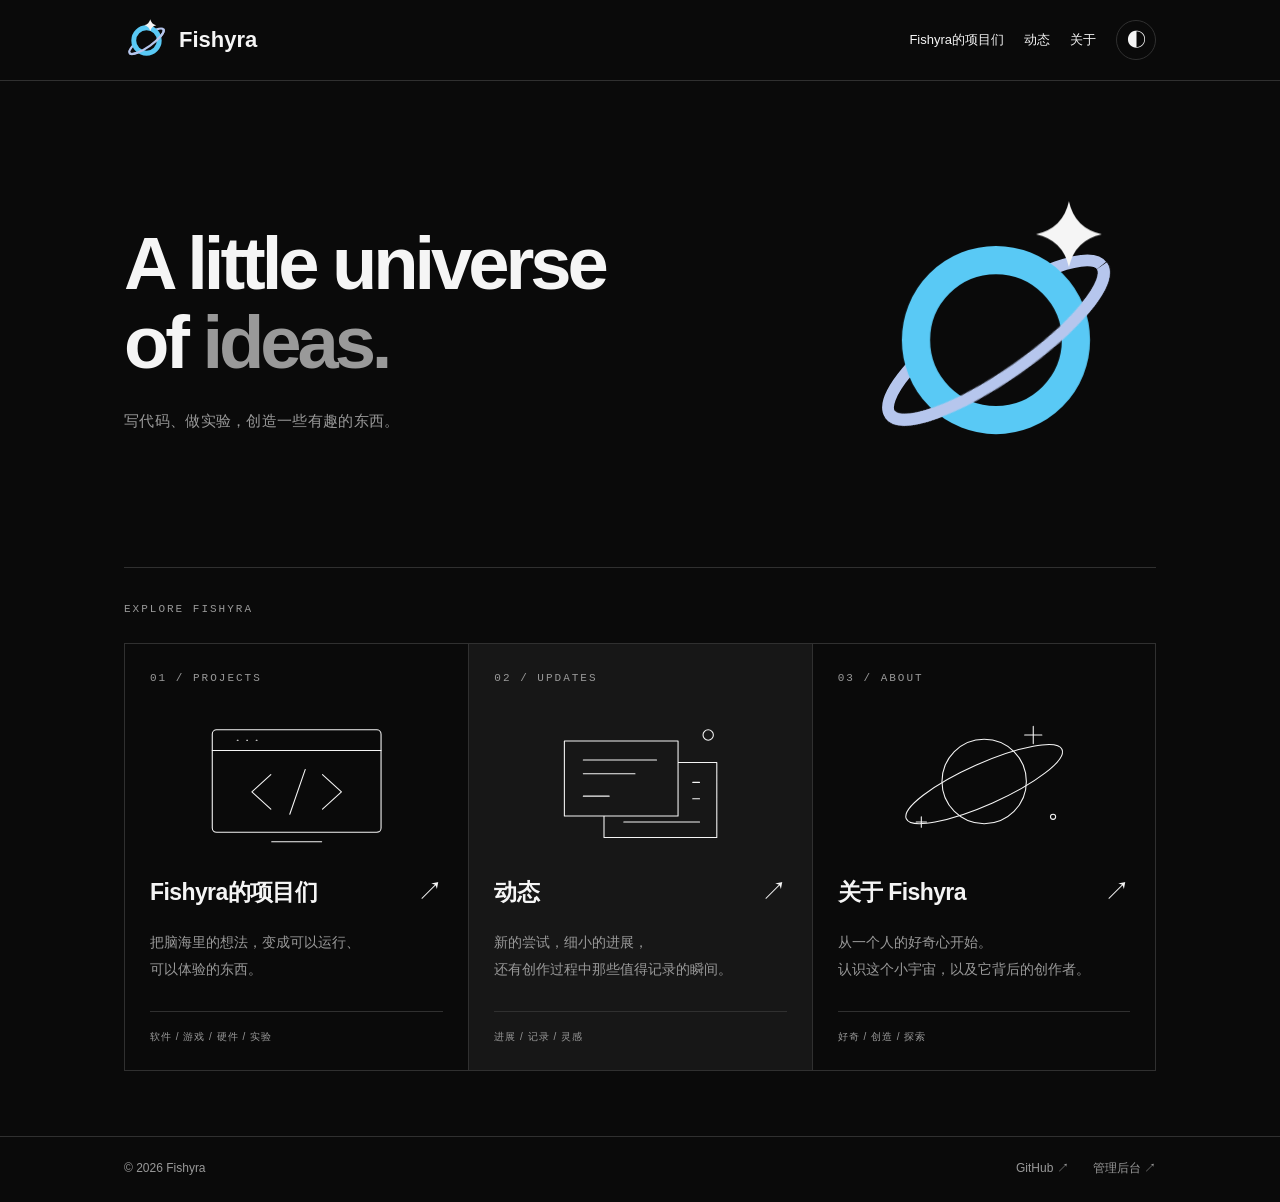
<file: index.html>
<!doctype html>
<html lang="zh-CN">
  <head>
    <meta charset="UTF-8">
    <meta name="viewport" content="width=device-width,initial-scale=1">
    <meta name="description" content="Fishyra，一个属于好奇心与自由创作的小宇宙。">
    <link rel="stylesheet" href="style.css?v=4">
    <script>
      try {
        document.documentElement.dataset.theme =
          localStorage.getItem('fishyra-theme') || 'dark';
      } catch (error) {
        document.documentElement.dataset.theme = 'dark';
      }
    </script>
    <title>
      Fishyra — A little universe of ideas.
    </title>
    <style>
      .landing-hero {
        display:grid;
        grid-template-columns:minmax(0,1fr) minmax(230px,31%);
        align-items:center;
        gap:38px;
      }
      .hero-copy {
        min-width:0;
      }
      .landing-hero h1 {
        font-size:clamp(46px,5.8vw,76px);
      }
      .hero-emblem {
        width:100%;
        max-width:330px;
        justify-self:end;
        overflow:visible;
      }
      .hero-emblem .emblem-circle {
        transform-origin:60px 62px;
        animation:emblem-circle-in .7s cubic-bezier(.2,.75,.25,1) both;
      }
      .hero-emblem .orbit-reveal {
        stroke-dasharray:100;
        stroke-dashoffset:100;
        animation:emblem-orbit-in 1.5s .65s cubic-bezier(.4,0,.2,1) forwards;
      }
      .hero-emblem .emblem-star {
        transform-origin:91px 17px;
        animation:emblem-star-in .55s 2.15s cubic-bezier(.2,.8,.3,1.3) both;
      }
      @keyframes emblem-circle-in {
        from {
          opacity:0;
          transform:scale(.78);
        }
        to {
          opacity:1;
          transform:scale(1);
        }
      }
      @keyframes emblem-orbit-in {
        to {
          stroke-dashoffset:0;
        }
      }
      @keyframes emblem-star-in {
        from {
          opacity:0;
          transform:scale(.2) rotate(-20deg);
        }
        to {
          opacity:1;
          transform:scale(1) rotate(0deg);
        }
      }
      @media(max-width:850px) {
        .landing-hero {
          gap:18px;
          grid-template-columns:minmax(0,1fr) 27%;
        }
        .landing-hero h1 {
          font-size:clamp(38px,6vw,58px);
        }
      }
      @media(max-width:600px) {
        .landing-hero {
          grid-template-columns:1fr;
          gap:32px;
        }
        .landing-hero h1 {
          font-size:clamp(43px,10vw,60px);
        }
        .hero-emblem {
          width:180px;
          justify-self:center;
          max-width:48vw;
        }
        .landing-hero {
          padding-bottom:40px;
        }
      }
      @media(prefers-reduced-motion:reduce) {
        .hero-emblem .emblem-circle,.hero-emblem .emblem-star {
          animation:none;
          opacity:1;
          transform:none;
        }
        .hero-emblem .orbit-reveal {
          animation:none;
          stroke-dashoffset:0;
        }
      }
    </style>
    <!-- 浏览器标签页图标 -->
<link rel="icon" href="/favicon.ico" sizes="any">
<link rel="icon" type="image/svg+xml" href="/favicon.svg">
  <link rel="canonical" href="https://fishyra.github.io/">
</head>
  <body data-page="home" class="landing">
    <!-- 顶部导航栏 -->
    <header>
      <div class="wrap">
        <a class="brand" href="index.html" aria-label="Fishyra 首页">
          <svg viewBox="0 0 120 120" aria-hidden="true">
            <ellipse cx="60" cy="62" rx="55" ry="15" transform="rotate(-35 60 62)" fill="none" stroke="#b6c6ed" stroke-width="6"/>
            <circle cx="60" cy="60" r="34" fill="var(--bg)" stroke="#59c9f5" stroke-width="13"/>
            <path d="M 105 30 A 55 15 -35 0 1 15 94" fill="none" stroke="#b6c6ed" stroke-width="6"/>
            <path d="M70 3 Q73 16 86 19 Q73 22 70 35 Q67 22 54 19 Q67 16 70 3Z" fill="var(--fg)"/>
          </svg>
          <span>
            Fishyra
          </span>
        </a>
        <nav aria-label="主导航">
          <a href="works.html">
            Fishyra的项目们
          </a>
          <a href="news.html">
            动态
          </a>
          <a href="about.html">
            关于
          </a>
          <button id="theme" aria-label="切换黑白主题">
            ◐
          </button>
        </nav>
      </div>
    </header>
    <!-- 首页主体 -->
    <main class="wrap landing-main">
      <div class="landing-hero">
        <!-- 英文主标题与简介 -->
        <div class="hero-copy">
          <h1 lang="en">
            A little universe
            <br>
            of
            <span>
              ideas.
            </span>
          </h1>
          <p class="muted">
            写代码、做实验，创造一些有趣的东西。
          </p>
        </div>
        <!-- 大 Logo：圆圈 → 顺时针星环 → 右上角星星 -->
        <svg class="hero-emblem" viewBox="-8 -12 136 140" xmlns="http://www.w3.org/2000/svg" role="img" aria-label="Fishyra 星环标志">
          <defs>
            <mask id="hero-orbit-mask" maskUnits="userSpaceOnUse" x="-8" y="-8" width="136" height="140">
              <path class="orbit-reveal" d="M115 62 A55 15 0 0 1 5 62 A55 15 0 0 1 115 62" pathLength="100" fill="none" stroke="white" stroke-width="12" stroke-linecap="butt"/>
            </mask>
            <clipPath id="hero-orbit-front">
              <rect x="-8" y="62" width="136" height="62"/>
            </clippath>
          </defs>
          <g transform="rotate(-35 60 62)">
            <ellipse cx="60" cy="62" rx="55" ry="15" fill="none" stroke="#b6c6ed" stroke-width="5" mask="url(#hero-orbit-mask)"/>
          </g>
          <circle class="emblem-circle" cx="60" cy="62" r="34" fill="var(--bg)" stroke="#59c9f5" stroke-width="12"/>
          <g transform="rotate(-35 60 62)">
            <g clip-path="url(#hero-orbit-front)">
              <ellipse cx="60" cy="62" rx="55" ry="15" fill="none" stroke="#b6c6ed" stroke-width="5" mask="url(#hero-orbit-mask)"/>
            </g>
          </g>
          <path class="emblem-star" d="M91 3 Q93.5 14.5 105 17 Q93.5 19.5 91 31 Q88.5 19.5 77 17 Q88.5 14.5 91 3Z" fill="var(--fg)"/>
        </svg>
      </div>
      <!-- 三个板块的入口卡片 -->
      <section class="portal-section" aria-label="探索 Fishyra">
        <div class="portal-heading">
          <span>
            EXPLORE FISHYRA
          </span>
        </div>
        <div class="portal-grid">
          <a href="works.html" class="portal-card">
            <span class="portal-index">
              01 / PROJECTS
            </span>
            <div class="portal-art" aria-hidden="true">
              <svg viewBox="0 0 320 180">
                <rect x="62" y="30" width="196" height="119" rx="5"/>
                <path d="M62 54h196M91 42h1m10 0h1m10 0h1M130 82l-22 20 22 20m60-40 22 20-22 20m-20-46-18 52M131 160h58"/>
              </svg>
            </div>
            <div class="portal-title">
              <h3>
                Fishyra的项目们
              </h3>
              <span aria-hidden="true">
                ↗
              </span>
            </div>
            <p>
              把脑海里的想法，变成可以运行、
              <br>
              可以体验的东西。
            </p>
            <span class="portal-bottom">
              软件 / 游戏 / 硬件 / 实验
            </span>
          </a>
          <a href="news.html" class="portal-card">
            <span class="portal-index">
              02 / UPDATES
            </span>
            <div class="portal-art" aria-hidden="true">
              <svg viewBox="0 0 320 180">
                <path d="M72 43h132v87H72zM94 65h85M94 81h60M94 107h30M118 130v25h131V68h-45M221 91h8m-8 19h8m-88 27h88"/>
                <circle cx="239" cy="36" r="6"/>
              </svg>
            </div>
            <div class="portal-title">
              <h3>
                动态
              </h3>
              <span aria-hidden="true">
                ↗
              </span>
            </div>
            <p>
              新的尝试，细小的进展，
              <br>
              还有创作过程中那些值得记录的瞬间。
            </p>
            <span class="portal-bottom">
              进展 / 记录 / 灵感
            </span>
          </a>
          <a href="about.html" class="portal-card">
            <span class="portal-index">
              03 / ABOUT
            </span>
            <div class="portal-art" aria-hidden="true">
              <svg viewBox="0 0 320 180">
                <ellipse cx="160" cy="93" rx="99" ry="24" transform="rotate(-24 160 93)"/>
                <circle cx="160" cy="90" r="49"/>
                <path d="M217 26v20m-10-10h20M87 131v12m-6-6h12"/>
                <circle cx="240" cy="131" r="3"/>
              </svg>
            </div>
            <div class="portal-title">
              <h3>
                关于 Fishyra
              </h3>
              <span aria-hidden="true">
                ↗
              </span>
            </div>
            <p>
              从一个人的好奇心开始。
              <br>
              认识这个小宇宙，以及它背后的创作者。
            </p>
            <span class="portal-bottom">
              好奇 / 创造 / 探索
            </span>
          </a>
        </div>
      </section>
    </main>
    <!-- 页脚 -->
    <footer>
      <div class="wrap footer-inner">
        <span>
          © 2026 Fishyra
        </span>
        <div>
          <a href="https://github.com/Fishyra" target="_blank" rel="noopener noreferrer">
            GitHub ↗
          </a>
          <a href="admin.html">
            管理后台 ↗
          </a>
        </div>
      </div>
    </footer>
    <script src="theme.js?v=2">
    </script>
  </body>
</html>
</file>
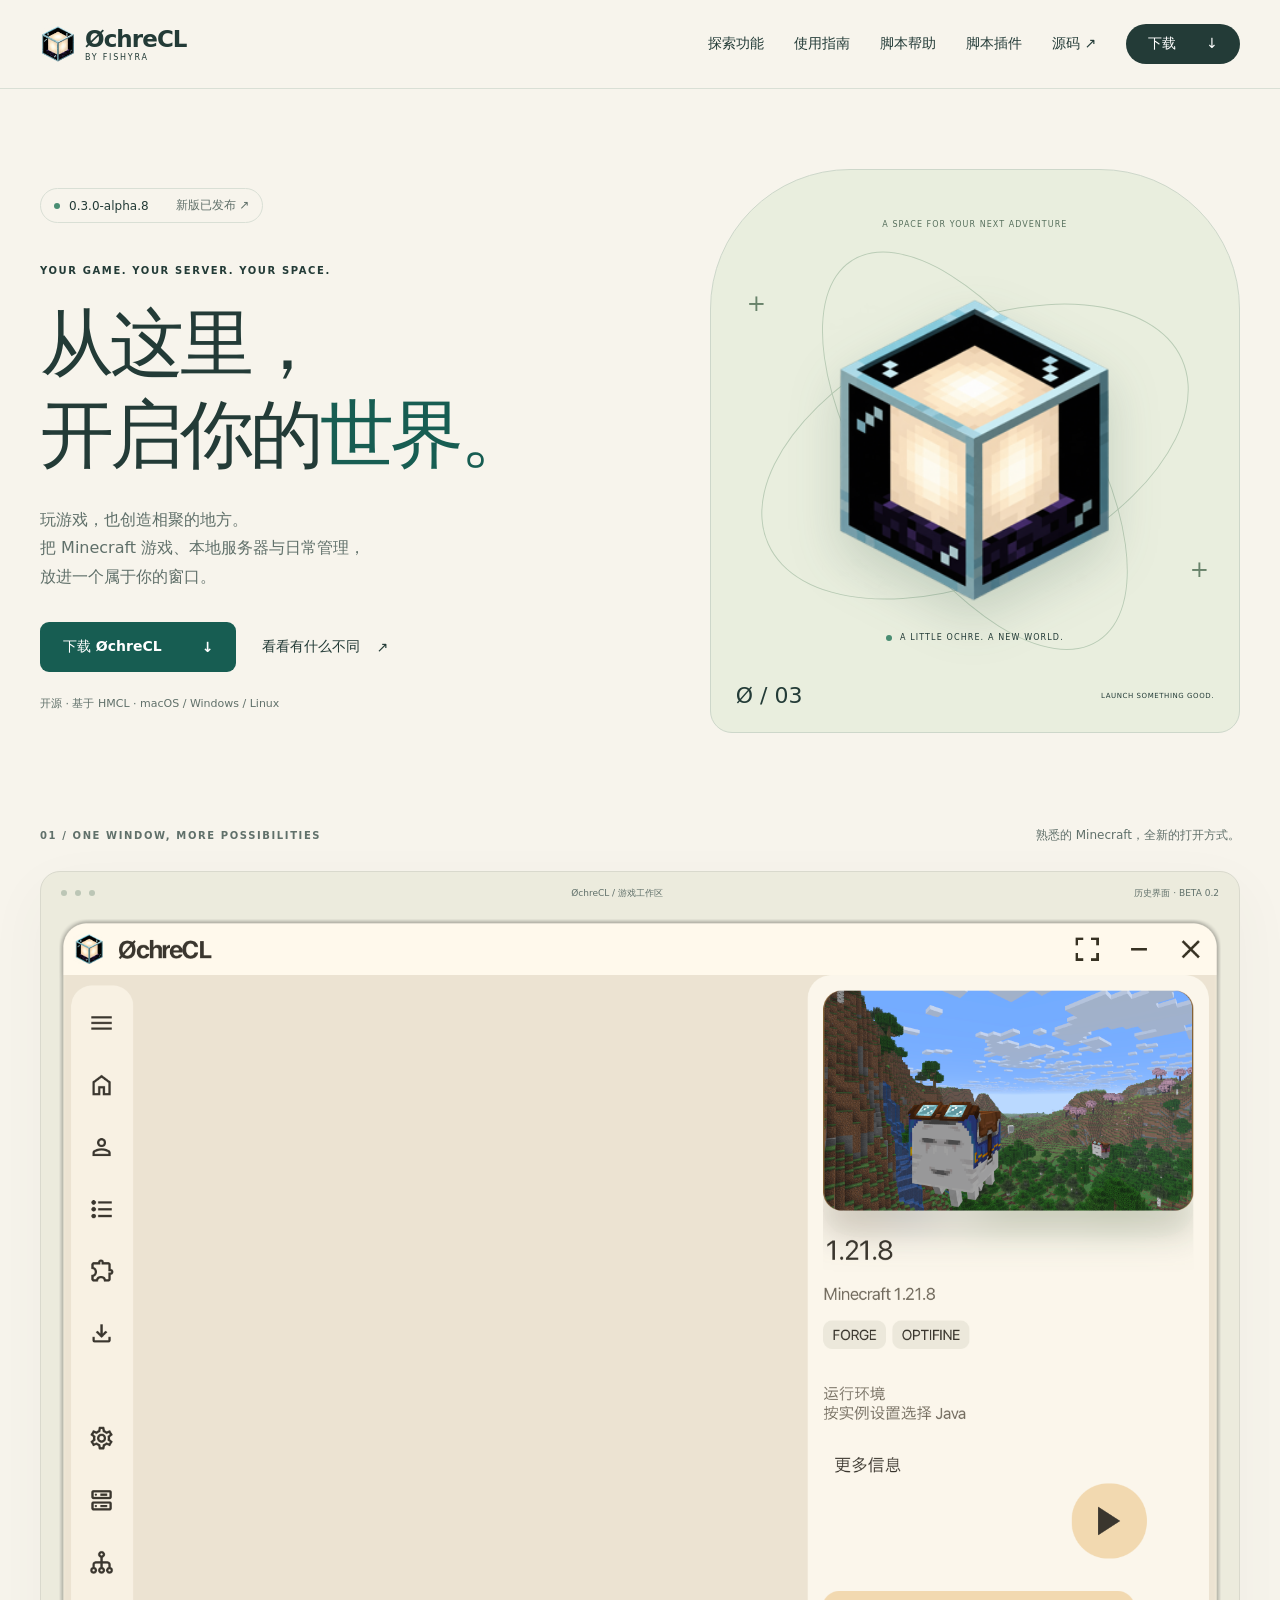
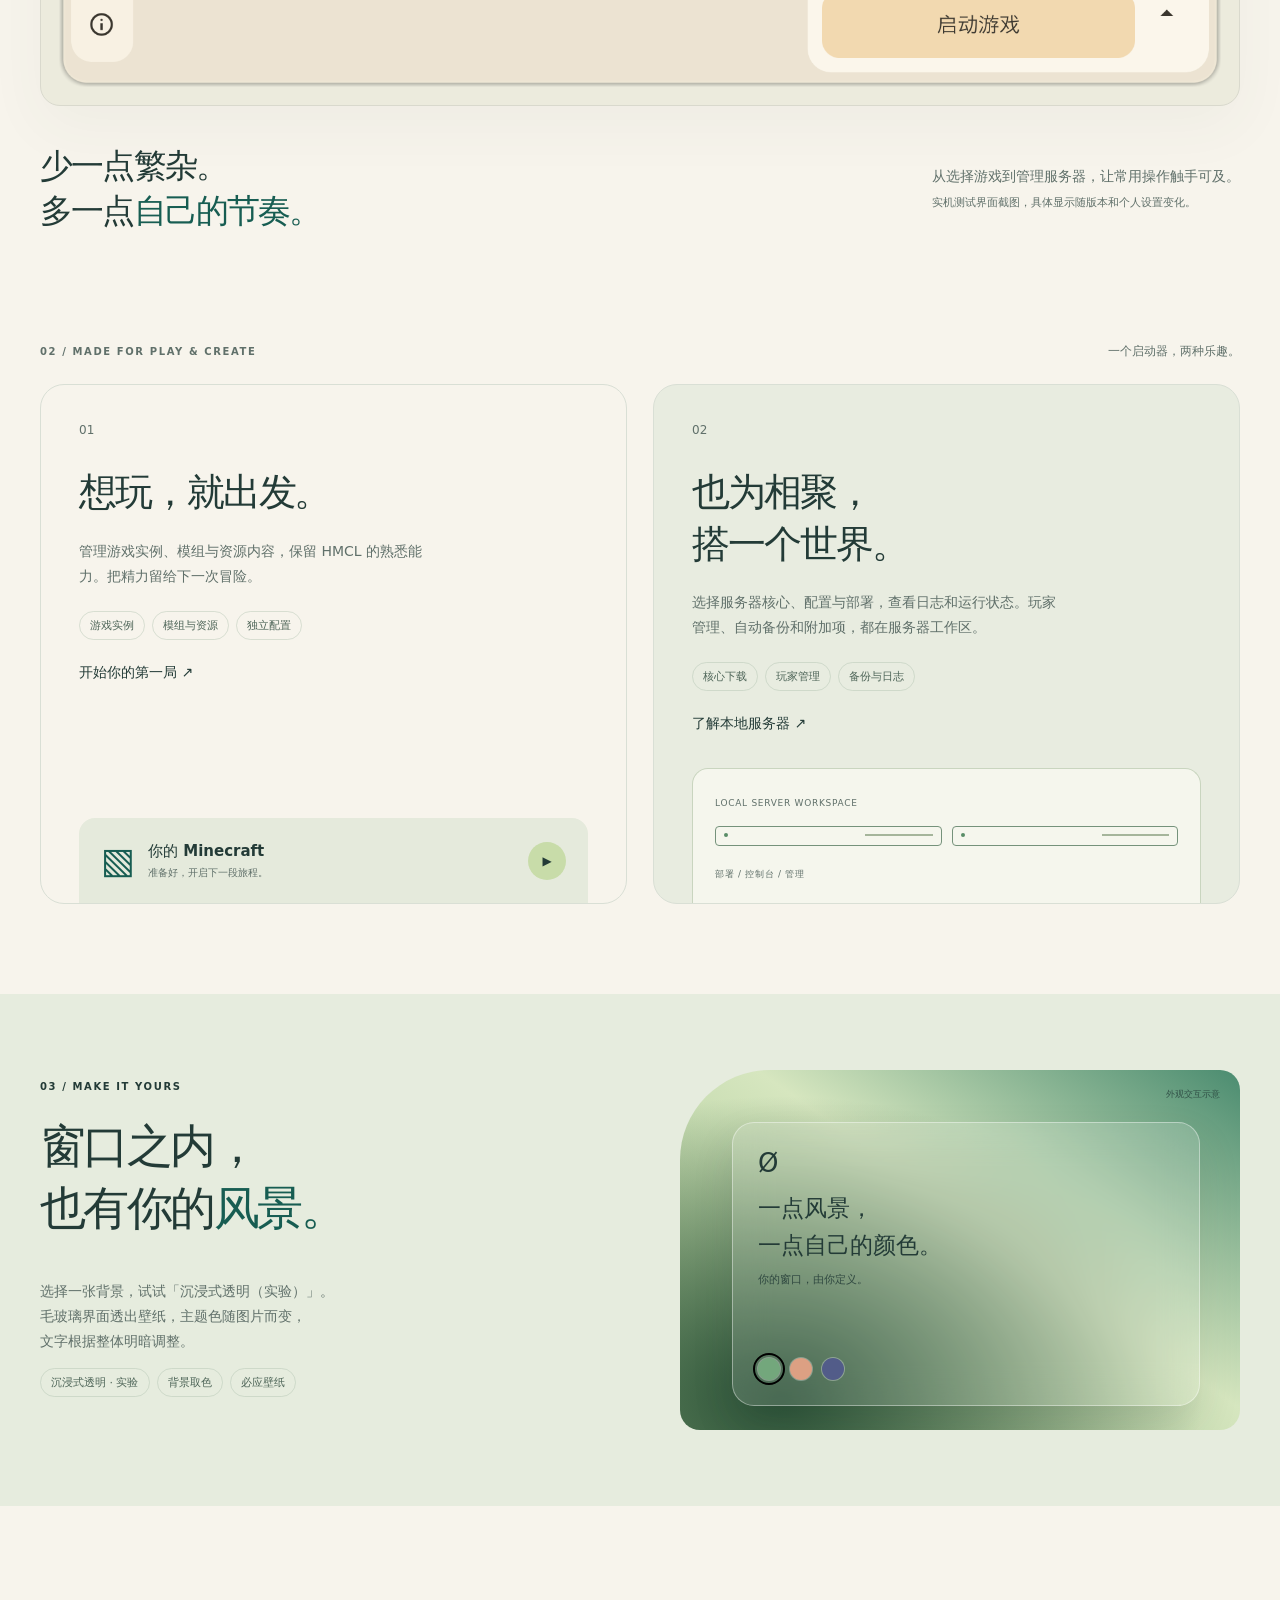
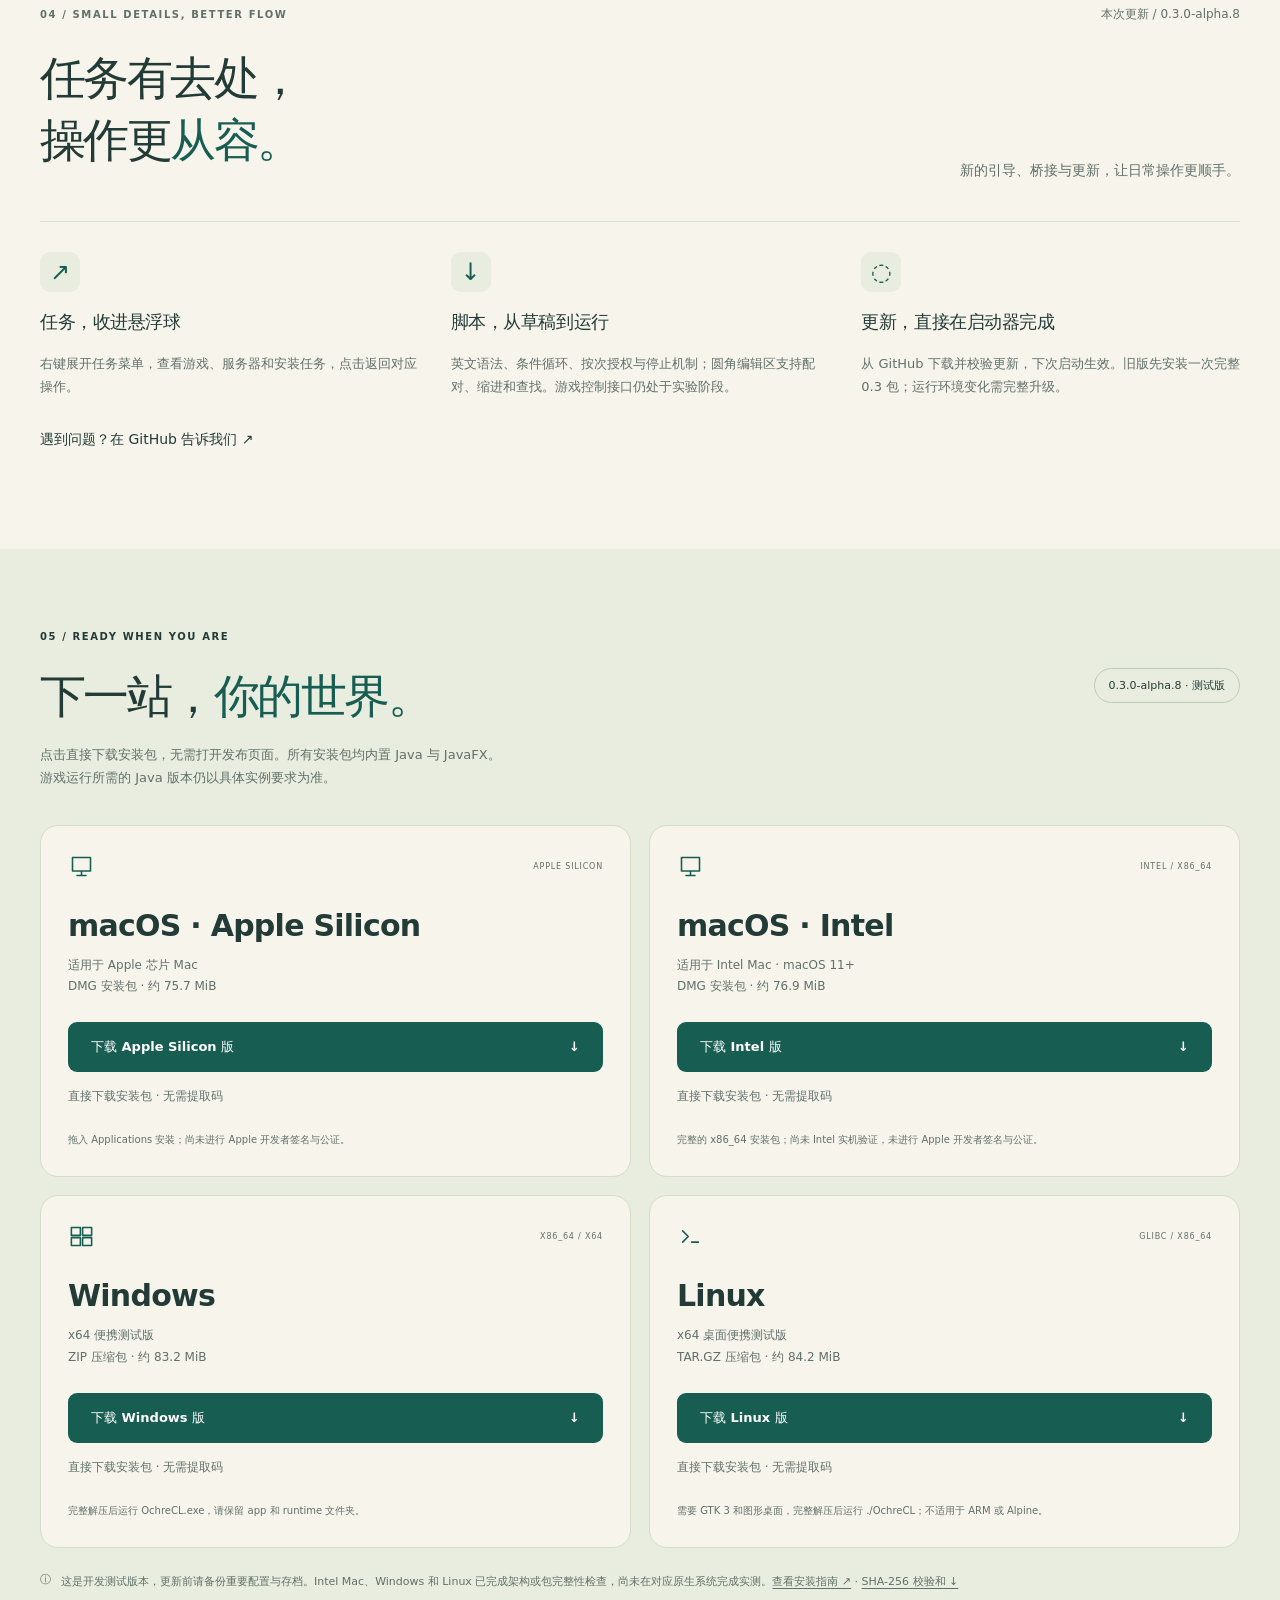
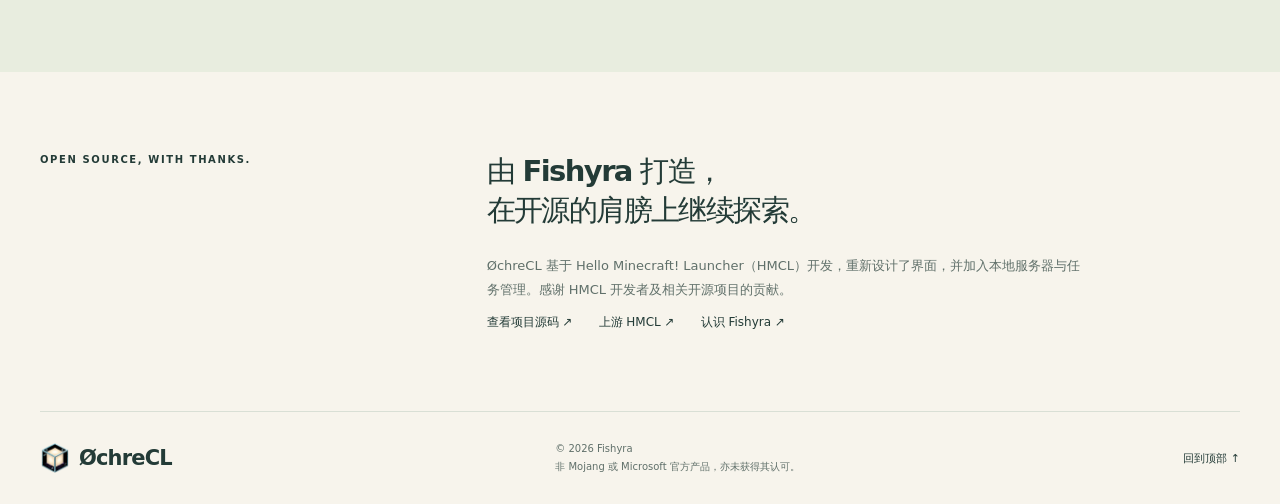
<file: ochrecl/index.html>
<!doctype html>
<html lang="zh-CN">
<head>
<meta charset="utf-8">
<meta name="viewport" content="width=device-width,initial-scale=1">
<meta name="theme-color" content="#f7f4ec">
<meta name="description" content="ØchreCL，Fishyra 基于 HMCL 开发的开源 Minecraft Java 版启动器。游戏、本地服务器与任务管理，汇集在一个窗口。下载 macOS、Windows、Linux 0.3 Alpha。">
<link rel="canonical" href="https://fishyra.github.io/ochrecl/">
<link rel="icon" href="assets/icon.png">
<title>ØchreCL — 从这里，开启你的世界。</title>
<link rel="stylesheet" href="style.css">
<script src="app.js" defer>
</script>
</head>
<body>
<a class="skip" href="#main">跳至正文</a>
<header class="header">
<nav class="wrap nav" aria-label="主导航">
<a class="brand" href="./">
<img src="assets/icon.png" width="36" height="36" alt="">
<span>ØchreCL<small>BY FISHYRA</small>
</span>
</a>
<div class="nav-links">
<a href="#features">探索功能</a>
<a href="docs/">使用指南</a>
<a href="docs/script/">脚本帮助</a>
<a href="script-plugins/">脚本插件</a>
<a class="nav-source" href="https://github.com/Fishyra/OchreCL" target="_blank" rel="noopener noreferrer">源码 ↗</a>
<a class="nav-download" href="#download">下载 <span aria-hidden="true">↓</span>
</a>
</div>
</nav>
</header>
<main id="main">
<section class="hero wrap">
<div class="hero-copy">
<a class="release" href="#release">
<span class="dot">
</span> 0.3.0-alpha.8 <span>新版已发布 ↗</span>
</a>
<p class="eyebrow">YOUR GAME. YOUR SERVER. YOUR SPACE.</p>
<h1>从这里，<br>开启你的<span class="serif">世界。</span>
</h1>
<p class="intro">玩游戏，也创造相聚的地方。<br>把 Minecraft 游戏、本地服务器与日常管理，<br>放进一个属于你的窗口。</p>
<div class="actions">
<a class="button primary" href="#download">下载 ØchreCL <span>↓</span>
</a>
<a class="text-link" href="#features">看看有什么不同 <span>↗</span>
</a>
</div>
<p class="hero-note">开源 · 基于 HMCL · macOS / Windows / Linux</p>
</div>
<div class="hero-art" aria-hidden="true">
<div class="orbit orbit-one">
</div>
<div class="orbit orbit-two">
</div>
<div class="art-cross cross-one">+</div>
<div class="art-cross cross-two">+</div>
<span class="coordinate">A SPACE FOR YOUR NEXT ADVENTURE</span>
<img class="hero-icon" src="assets/icon.png" width="256" height="256" alt="">
<div class="art-label">
<span class="dot">
</span> A LITTLE OCHRE. A NEW WORLD.</div>
<div class="art-version">Ø / 03<small>LAUNCH SOMETHING GOOD.</small>
</div>
</div>
</section>
<section class="showcase wrap" aria-labelledby="showcase-title">
<div class="section-top">
<p class="eyebrow">01 / ONE WINDOW, MORE POSSIBILITIES</p>
<p>熟悉的 Minecraft，全新的打开方式。</p>
</div>
<div class="window-shot">
<div class="shot-top">
<span>
<i>
</i>
<i>
</i>
<i>
</i>
</span>
<span>ØchreCL / 游戏工作区</span>
<span>历史界面 · BETA 0.2</span>
</div>
<img src="assets/launcher-home.png" width="1816" height="1206" alt="ØchreCL 游戏主页：窄侧栏、游戏封面、实例信息与启动按钮" fetchpriority="high">
</div>
<div class="shot-caption">
<h2 id="showcase-title">少一点繁杂。<br>多一点<span class="serif">自己的节奏。</span>
</h2>
<p>从选择游戏到管理服务器，让常用操作触手可及。<br>
<small>实机测试界面截图，具体显示随版本和个人设置变化。</small>
</p>
</div>
</section>
<section id="features" class="features wrap">
<div class="section-top">
<p class="eyebrow">02 / MADE FOR PLAY & CREATE</p>
<span>一个启动器，两种乐趣。</span>
</div>
<div class="feature-split">
<article class="feature-story">
<span class="index">01</span>
<h2>想玩，就出发。</h2>
<p>管理游戏实例、模组与资源内容，保留 HMCL 的熟悉能力。把精力留给下一次冒险。</p>
<div class="pills">
<span>游戏实例</span>
<span>模组与资源</span>
<span>独立配置</span>
</div>
<a class="text-link" href="docs/#game">开始你的第一局 ↗</a>
<div class="mini-game" aria-hidden="true">
<div class="game-cube">▧</div>
<div>
<b>你的 Minecraft</b>
<small>准备好，开启下一段旅程。</small>
</div>
<span class="mini-play">▶</span>
</div>
</article>
<article class="feature-story server-story">
<span class="index">02</span>
<h2>也为相聚，<br>搭一个世界。</h2>
<p>选择服务器核心、配置与部署，查看日志和运行状态。玩家管理、自动备份和附加项，都在服务器工作区。</p>
<div class="pills">
<span>核心下载</span>
<span>玩家管理</span>
<span>备份与日志</span>
</div>
<a class="text-link" href="docs/#server">了解本地服务器 ↗</a>
<div class="server-visual" aria-hidden="true">
<span>LOCAL SERVER WORKSPACE</span>
<div class="server-lines">
<i>
</i>
<i>
</i>
</div>
<small>部署 / 控制台 / 管理</small>
</div>
</article>
</div>
</section>
<section class="personal-section">
<div class="wrap personal-grid">
<div>
<p class="eyebrow">03 / MAKE IT YOURS</p>
<h2>窗口之内，<br>也有你的<span class="serif">风景。</span>
</h2>
<p>选择一张背景，试试「沉浸式透明（实验）」。<br>毛玻璃界面透出壁纸，主题色随图片而变，<br>文字根据整体明暗调整。</p>
<div class="pills">
<span>沉浸式透明 · 实验</span>
<span>背景取色</span>
<span>必应壁纸</span>
</div>
</div>
<div class="glass-demo" data-tone="forest">
<span class="demo-tag">外观交互示意</span>
<div class="glass-pane">
<span class="glass-logo">Ø</span>
<b>一点风景，<br>一点自己的颜色。</b>
<span>你的窗口，由你定义。</span>
<div class="swatches" role="group" aria-label="切换外观示意配色">
<button class="swatch forest" data-tone="forest" aria-label="青绿" aria-pressed="true">
</button>
<button class="swatch dusk" data-tone="dusk" aria-label="落日" aria-pressed="false">
</button>
<button class="swatch night" data-tone="night" aria-label="夜色" aria-pressed="false">
</button>
</div>
</div>
</div>
</div>
</section>
<section id="release" class="release-section wrap">
<div class="section-top">
<p class="eyebrow">04 / SMALL DETAILS, BETTER FLOW</p>
<span>本次更新 / 0.3.0-alpha.8</span>
</div>
<div class="release-heading">
<h2>任务有去处，<br>操作更<span class="serif">从容。</span>
</h2>
<p>新的引导、桥接与更新，让日常操作更顺手。</p>
</div>
<div class="detail-grid">
<article>
<span class="detail-icon" aria-hidden="true">↗</span>
<h3>任务，收进悬浮球</h3>
<p>右键展开任务菜单，查看游戏、服务器和安装任务，点击返回对应操作。</p>
</article>
<article>
<span class="detail-icon" aria-hidden="true">↓</span>
<h3>脚本，从草稿到运行</h3>
<p>英文语法、条件循环、按次授权与停止机制；圆角编辑区支持配对、缩进和查找。游戏控制接口仍处于实验阶段。</p>
</article>
<article>
<span class="detail-icon" aria-hidden="true">◌</span>
<h3>更新，直接在启动器完成</h3>
<p>从 GitHub 下载并校验更新，下次启动生效。旧版先安装一次完整 0.3 包；运行环境变化需完整升级。</p>
</article>
</div>
<a class="text-link" href="https://github.com/Fishyra/OchreCL/issues" target="_blank" rel="noopener noreferrer">遇到问题？在 GitHub 告诉我们 ↗</a>
</section>
<section id="download" class="download-section">
<div class="wrap">
<div class="download-heading">
<div>
<p class="eyebrow">05 / READY WHEN YOU ARE</p>
<h2>下一站，<span class="serif">你的世界。</span>
</h2>
</div>
<span class="version-tag">0.3.0-alpha.8 · 测试版</span>
</div>
<p class="download-intro">点击直接下载安装包，无需打开发布页面。所有安装包均内置 Java 与 JavaFX。<br>游戏运行所需的 Java 版本仍以具体实例要求为准。</p>
<div class="download-grid">
<article class="download-card" id="download-macos">
<div class="platform-top">
<svg viewBox="0 0 24 24" aria-hidden="true">
<path d="M4 4h16v12H4zM8 20h8M12 16v4"/>
</svg>
<span>APPLE SILICON</span>
</div>
<h3>macOS · Apple Silicon</h3>
<p>适用于 Apple 芯片 Mac<br>DMG 安装包 · 约 75.7 MiB</p>
<a class="button primary download-link" href="https://github.com/Fishyra/OchreCL/releases/download/v0.3.0-alpha.8/OchreCL-0.3.0-alpha.8-macos-arm64.dmg" download>下载 Apple Silicon 版 <span>↓</span>
</a>
<p class="direct-note">直接下载安装包 · 无需提取码</p>
<small>拖入 Applications 安装；尚未进行 Apple 开发者签名与公证。</small>
</article>
<article class="download-card" id="download-macos-intel">
<div class="platform-top">
<svg viewBox="0 0 24 24" aria-hidden="true">
<path d="M4 4h16v12H4zM8 20h8M12 16v4"/>
</svg>
<span>INTEL / X86_64</span>
</div>
<h3>macOS · Intel</h3>
<p>适用于 Intel Mac · macOS 11+<br>DMG 安装包 · 约 76.9 MiB</p>
<a class="button primary download-link" href="https://github.com/Fishyra/OchreCL/releases/download/v0.3.0-alpha.8/OchreCL-0.3.0-alpha.8-macos-x64.dmg" download>下载 Intel 版 <span>↓</span>
</a>
<p class="direct-note">直接下载安装包 · 无需提取码</p>
<small>完整的 x86_64 安装包；尚未 Intel 实机验证，未进行 Apple 开发者签名与公证。</small>
</article>
<article class="download-card" id="download-windows">
<div class="platform-top">
<svg viewBox="0 0 24 24" aria-hidden="true">
<path d="M3 4h8v7H3zM13 4h8v7h-8zM3 13h8v7H3zM13 13h8v7h-8z"/>
</svg>
<span>X86_64 / X64</span>
</div>
<h3>Windows</h3>
<p>x64 便携测试版<br>ZIP 压缩包 · 约 83.2 MiB</p>
<a class="button primary download-link" href="https://github.com/Fishyra/OchreCL/releases/download/v0.3.0-alpha.8/OchreCL-0.3.0-alpha.8-windows-x64.zip" download>下载 Windows 版 <span>↓</span>
</a>
<p class="direct-note">直接下载安装包 · 无需提取码</p>
<small>完整解压后运行 OchreCL.exe，请保留 app 和 runtime 文件夹。</small>
</article>
<article class="download-card" id="download-linux">
<div class="platform-top">
<svg viewBox="0 0 24 24" aria-hidden="true">
<path d="m5 7 5 5-5 5M13 17h6"/>
</svg>
<span>GLIBC / X86_64</span>
</div>
<h3>Linux</h3>
<p>x64 桌面便携测试版<br>TAR.GZ 压缩包 · 约 84.2 MiB</p>
<a class="button primary download-link" href="https://github.com/Fishyra/OchreCL/releases/download/v0.3.0-alpha.8/OchreCL-0.3.0-alpha.8-linux-x64.tar.gz" download>下载 Linux 版 <span>↓</span>
</a>
<p class="direct-note">直接下载安装包 · 无需提取码</p>
<small>需要 GTK 3 和图形桌面，完整解压后运行 ./OchreCL；不适用于 ARM 或 Alpine。</small>
</article>
</div>
<div class="download-note">
<span aria-hidden="true">ⓘ</span>
<p>这是开发测试版本，更新前请备份重要配置与存档。Intel Mac、Windows 和 Linux 已完成架构或包完整性检查，尚未在对应原生系统完成实测。<a href="docs/">查看安装指南 ↗</a> · <a href="assets/SHA256SUMS.txt" download>SHA-256 校验和 ↓</a>
</p>
</div>
</div>
</section>
<section id="about" class="about wrap">
<p class="eyebrow">OPEN SOURCE, WITH THANKS.</p>
<div>
<h2>由 Fishyra 打造，<br>在开源的肩膀上继续探索。</h2>
<p>ØchreCL 基于 Hello Minecraft! Launcher（HMCL）开发，重新设计了界面，并加入本地服务器与任务管理。感谢 HMCL 开发者及相关开源项目的贡献。</p>
<div class="actions">
<a class="text-link" href="https://github.com/Fishyra/OchreCL" target="_blank" rel="noopener noreferrer">查看项目源码 ↗</a>
<a class="text-link" href="https://github.com/HMCL-dev/HMCL" target="_blank" rel="noopener noreferrer">上游 HMCL ↗</a>
<a class="text-link" href="/">认识 Fishyra ↗</a>
</div>
</div>
</section>
</main>
<footer class="wrap footer">
<a class="brand" href="#">
<img src="assets/icon.png" width="30" height="30" alt="">ØchreCL</a>
<p>© 2026 Fishyra<br>非 Mojang 或 Microsoft 官方产品，亦未获得其认可。</p>
<a href="#main" aria-label="回到顶部">回到顶部 ↑</a>
</footer>
</body>
</html>
</file>
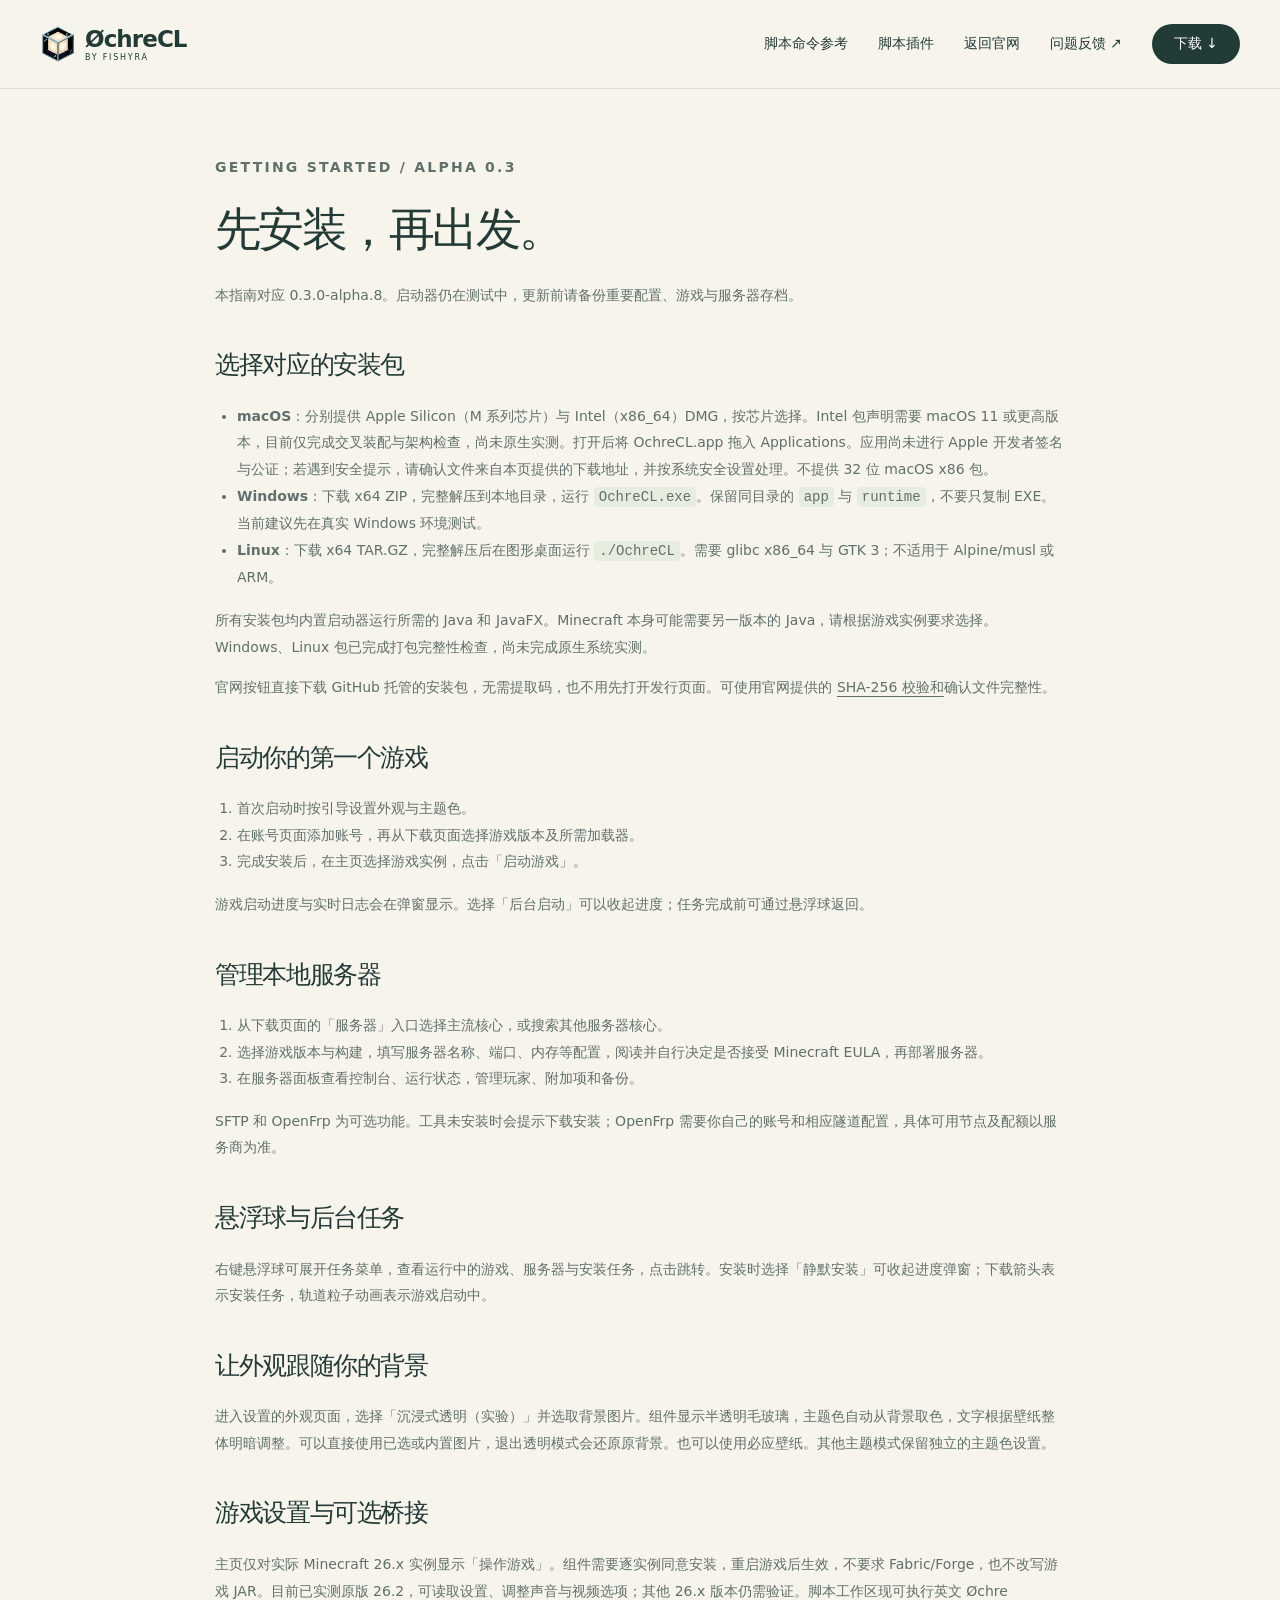
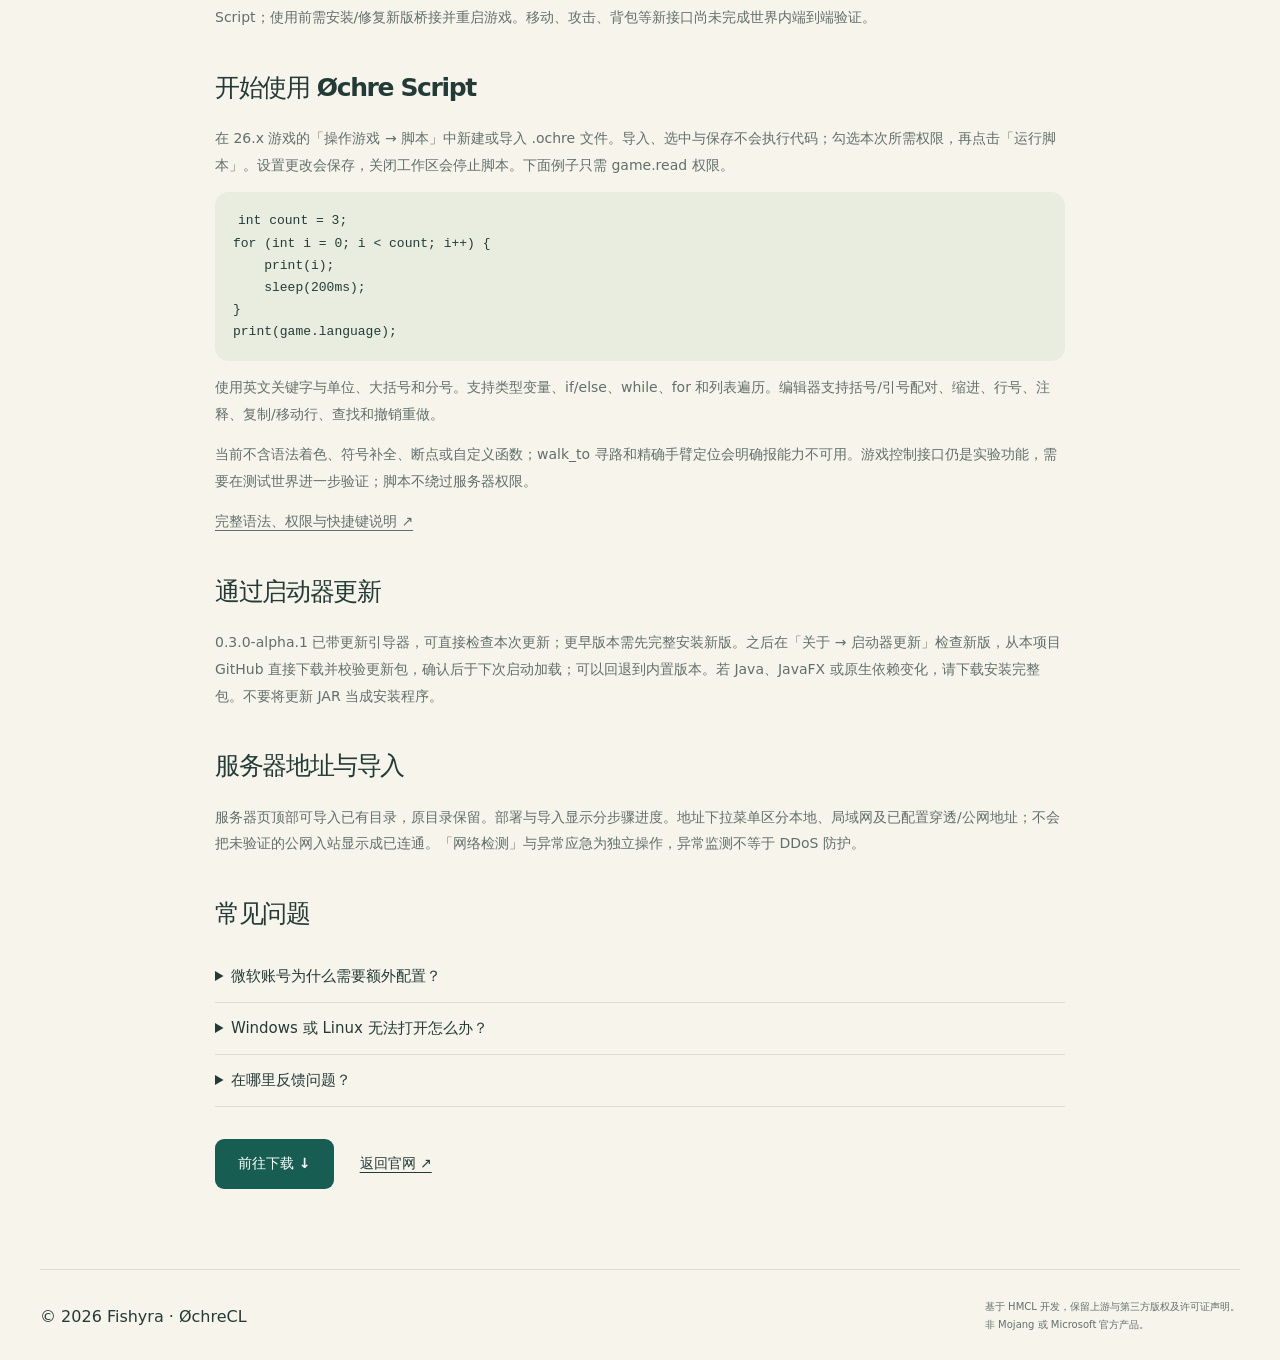
<file: ochrecl/docs/index.html>
<!doctype html>
<html lang="zh-CN">
<head>
<meta charset="utf-8">
<meta name="viewport" content="width=device-width,initial-scale=1">
<meta name="theme-color" content="#f7f4ec">
<meta name="description" content="ØchreCL 0.3 Alpha 安装与使用指南：macOS、Windows、Linux，游戏启动、本地服务器、任务管理与透明外观。">
<link rel="canonical" href="https://fishyra.github.io/ochrecl/docs/">
<link rel="icon" href="../assets/icon.png">
<link rel="stylesheet" href="../style.css">
<title>使用指南 · ØchreCL</title>
</head>
<body>
<header class="header">
<nav class="wrap nav" aria-label="主导航">
<a class="brand" href="../">
<img src="../assets/icon.png" width="36" height="36" alt="">
<span>ØchreCL<small>BY FISHYRA</small>
</span>
</a>
<div class="nav-links">
<a href="script/">脚本命令参考</a>
<a href="../script-plugins/">脚本插件</a>
<a href="../">返回官网</a>
<a href="https://github.com/Fishyra/OchreCL/issues">问题反馈 ↗</a>
<a class="nav-download" href="../#download">下载 ↓</a>
</div>
</nav>
</header>
<main id="main" class="wrap docs-main">
<p class="eyebrow">GETTING STARTED / ALPHA 0.3</p>
<h1>先安装，再出发。</h1>
<p>本指南对应 0.3.0-alpha.8。启动器仍在测试中，更新前请备份重要配置、游戏与服务器存档。</p>
<h2>选择对应的安装包</h2>
<ul>
<li>
<b>macOS：</b>分别提供 Apple Silicon（M 系列芯片）与 Intel（x86_64）DMG，按芯片选择。Intel 包声明需要 macOS 11 或更高版本，目前仅完成交叉装配与架构检查，尚未原生实测。打开后将 OchreCL.app 拖入 Applications。应用尚未进行 Apple 开发者签名与公证；若遇到安全提示，请确认文件来自本页提供的下载地址，并按系统安全设置处理。不提供 32 位 macOS x86 包。</li>
<li>
<b>Windows：</b>下载 x64 ZIP，完整解压到本地目录，运行 <code>OchreCL.exe</code>。保留同目录的 <code>app</code> 与 <code>runtime</code>，不要只复制 EXE。当前建议先在真实 Windows 环境测试。</li>
<li>
<b>Linux：</b>下载 x64 TAR.GZ，完整解压后在图形桌面运行 <code>./OchreCL</code>。需要 glibc x86_64 与 GTK 3；不适用于 Alpine/musl 或 ARM。</li>
</ul>
<p>所有安装包均内置启动器运行所需的 Java 和 JavaFX。Minecraft 本身可能需要另一版本的 Java，请根据游戏实例要求选择。Windows、Linux 包已完成打包完整性检查，尚未完成原生系统实测。</p>
<p>官网按钮直接下载 GitHub 托管的安装包，无需提取码，也不用先打开发行页面。可使用官网提供的 <a href="../assets/SHA256SUMS.txt">SHA-256 校验和</a>确认文件完整性。</p>
<h2 id="game">启动你的第一个游戏</h2>
<ol>
<li>首次启动时按引导设置外观与主题色。</li>
<li>在账号页面添加账号，再从下载页面选择游戏版本及所需加载器。</li>
<li>完成安装后，在主页选择游戏实例，点击「启动游戏」。</li>
</ol>
<p>游戏启动进度与实时日志会在弹窗显示。选择「后台启动」可以收起进度；任务完成前可通过悬浮球返回。</p>
<h2 id="server">管理本地服务器</h2>
<ol>
<li>从下载页面的「服务器」入口选择主流核心，或搜索其他服务器核心。</li>
<li>选择游戏版本与构建，填写服务器名称、端口、内存等配置，阅读并自行决定是否接受 Minecraft EULA，再部署服务器。</li>
<li>在服务器面板查看控制台、运行状态，管理玩家、附加项和备份。</li>
</ol>
<p>SFTP 和 OpenFrp 为可选功能。工具未安装时会提示下载安装；OpenFrp 需要你自己的账号和相应隧道配置，具体可用节点及配额以服务商为准。</p>
<h2>悬浮球与后台任务</h2>
<p>右键悬浮球可展开任务菜单，查看运行中的游戏、服务器与安装任务，点击跳转。安装时选择「静默安装」可收起进度弹窗；下载箭头表示安装任务，轨道粒子动画表示游戏启动中。</p>
<h2>让外观跟随你的背景</h2>
<p>进入设置的外观页面，选择「沉浸式透明（实验）」并选取背景图片。组件显示半透明毛玻璃，主题色自动从背景取色，文字根据壁纸整体明暗调整。可以直接使用已选或内置图片，退出透明模式会还原原背景。也可以使用必应壁纸。其他主题模式保留独立的主题色设置。</p>
<h2>游戏设置与可选桥接</h2>
<p>主页仅对实际 Minecraft 26.x 实例显示「操作游戏」。组件需要逐实例同意安装，重启游戏后生效，不要求 Fabric/Forge，也不改写游戏 JAR。目前已实测原版 26.2，可读取设置、调整声音与视频选项；其他 26.x 版本仍需验证。脚本工作区现可执行英文 Øchre Script；使用前需安装/修复新版桥接并重启游戏。移动、攻击、背包等新接口尚未完成世界内端到端验证。</p>
<h2 id="script">开始使用 Øchre Script</h2>
<p>在 26.x 游戏的「操作游戏 → 脚本」中新建或导入 .ochre 文件。导入、选中与保存不会执行代码；勾选本次所需权限，再点击「运行脚本」。设置更改会保存，关闭工作区会停止脚本。下面例子只需 game.read 权限。</p>
<pre><code>int count = 3;
for (int i = 0; i &lt; count; i++) {
    print(i);
    sleep(200ms);
}
print(game.language);</code></pre>
<p>使用英文关键字与单位、大括号和分号。支持类型变量、if/else、while、for 和列表遍历。编辑器支持括号/引号配对、缩进、行号、注释、复制/移动行、查找和撤销重做。</p>
<p>当前不含语法着色、符号补全、断点或自定义函数；walk_to 寻路和精确手臂定位会明确报能力不可用。游戏控制接口仍是实验功能，需要在测试世界进一步验证；脚本不绕过服务器权限。</p>
<p><a href="https://github.com/Fishyra/OchreCL/blob/v0.3.0-alpha.8/docs/OCHRE_SCRIPT.md">完整语法、权限与快捷键说明 ↗</a></p>
<h2>通过启动器更新</h2>
<p>0.3.0-alpha.1 已带更新引导器，可直接检查本次更新；更早版本需先完整安装新版。之后在「关于 → 启动器更新」检查新版，从本项目 GitHub 直接下载并校验更新包，确认后于下次启动加载；可以回退到内置版本。若 Java、JavaFX 或原生依赖变化，请下载安装完整包。不要将更新 JAR 当成安装程序。</p>
<h2>服务器地址与导入</h2>
<p>服务器页顶部可导入已有目录，原目录保留。部署与导入显示分步骤进度。地址下拉菜单区分本地、局域网及已配置穿透/公网地址；不会把未验证的公网入站显示成已连通。「网络检测」与异常应急为独立操作，异常监测不等于 DDoS 防护。</p>
<h2>常见问题</h2>
<details>
<summary>微软账号为什么需要额外配置？</summary>
<p>ØchreCL 的独立 Microsoft 应用 Client ID 尚需配置。设置中提供配置入口与注册说明；不要将密码或 Client Secret 填入 Client ID。公开版本的微软登录能力取决于有效的应用注册与相关授权。</p>
</details>
<details>
<summary>Windows 或 Linux 无法打开怎么办？</summary>
<p>先确认系统架构和安装包一致，并已完整解压。Linux 检查 GTK 3 和图形桌面。请记录系统版本、错误提示与日志后提交问题。不要在曾导致整机失去响应的兼容层中反复启动。</p>
</details>
<details>
<summary>在哪里反馈问题？</summary>
<p>请前往 <a href="https://github.com/Fishyra/OchreCL/issues">GitHub Issues</a>，附系统版本、启动器版本、复现步骤和已隐藏账号信息的日志。不要上传密码、令牌或完整个人数据目录。</p>
</details>
<div class="actions" style="margin-top:32px">
<a class="button primary" href="../#download">前往下载 ↓</a>
<a class="text-link" href="../">返回官网 ↗</a>
</div>
</main>
<footer class="wrap footer">
<span>© 2026 Fishyra · ØchreCL</span>
<p>基于 HMCL 开发，保留上游与第三方版权及许可证声明。<br>非 Mojang 或 Microsoft 官方产品。</p>
</footer>
</body>
</html>
</file>
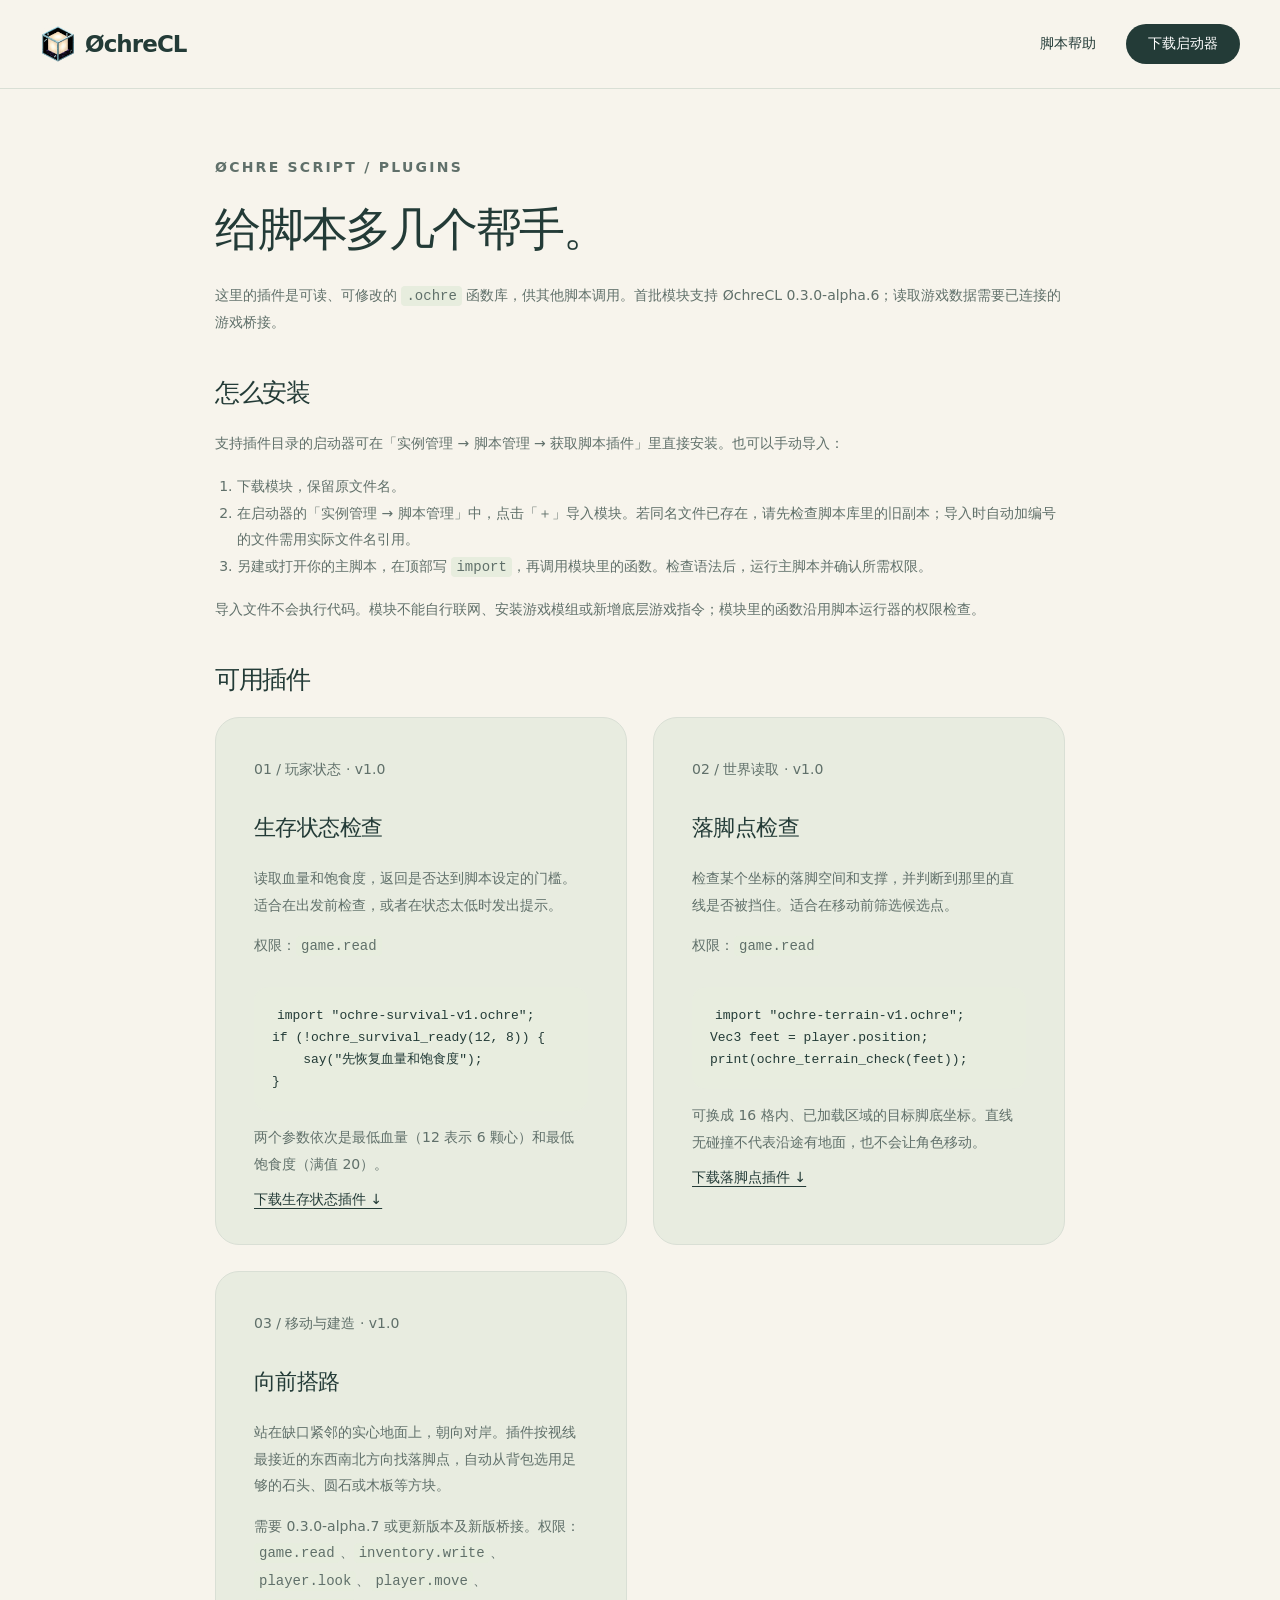
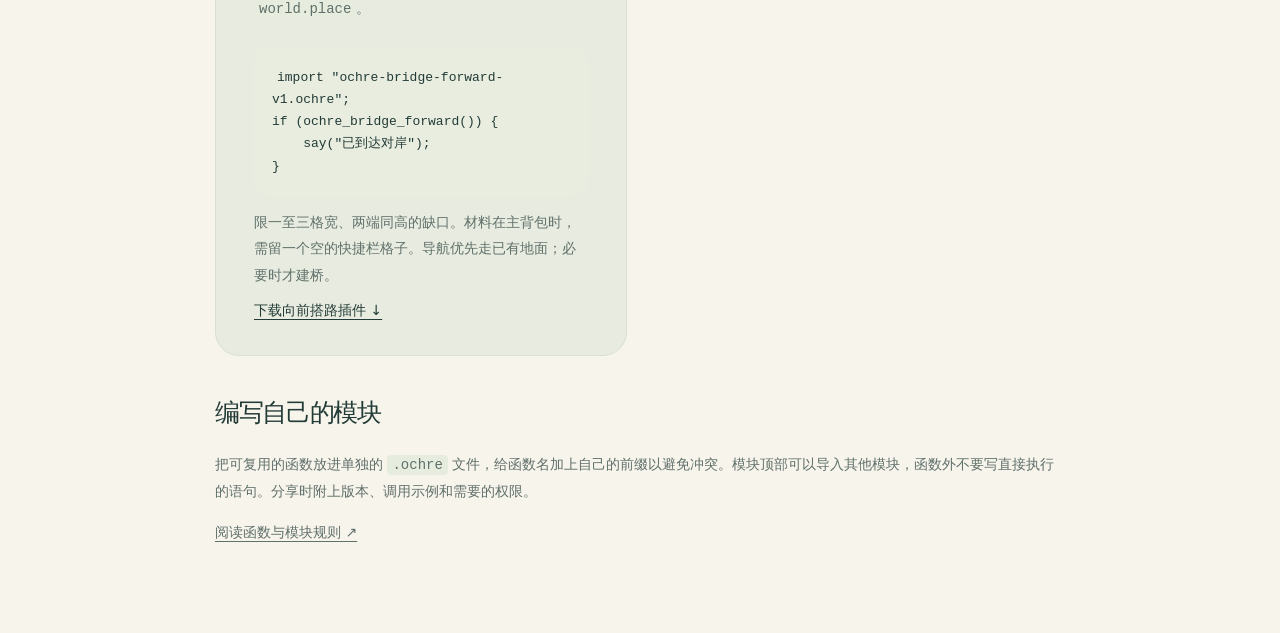
<file: ochrecl/script-plugins/index.html>
<!doctype html>
<html lang="zh-CN">
<head>
  <meta charset="utf-8">
  <meta name="viewport" content="width=device-width,initial-scale=1">
  <meta name="description" content="下载 Øchre Script 函数库，从现有脚本调用玩家状态检查、路线检查等功能。">
  <link rel="canonical" href="https://fishyra.github.io/ochrecl/script-plugins/">
  <link rel="icon" href="../assets/icon.png">
  <link rel="stylesheet" href="../style.css">
  <title>脚本插件 · ØchreCL</title>
</head>
<body>
  <a class="skip" href="#main">跳至正文</a>
  <header class="header">
    <nav class="wrap nav" aria-label="主导航">
      <a class="brand" href="../"><img src="../assets/icon.png" width="36" height="36" alt="">ØchreCL</a>
      <div class="nav-links"><a href="../docs/script/">脚本帮助</a><a class="nav-download" href="../#download">下载启动器</a></div>
    </nav>
  </header>
  <main class="wrap docs-main" id="main">
    <p class="eyebrow">ØCHRE SCRIPT / PLUGINS</p>
    <h1>给脚本多几个帮手。</h1>
    <p>这里的插件是可读、可修改的 <code>.ochre</code> 函数库，供其他脚本调用。首批模块支持 ØchreCL 0.3.0-alpha.6；读取游戏数据需要已连接的游戏桥接。</p>
    <h2>怎么安装</h2>
    <p>支持插件目录的启动器可在「实例管理 → 脚本管理 → 获取脚本插件」里直接安装。也可以手动导入：</p>
    <ol>
      <li>下载模块，保留原文件名。</li>
      <li>在启动器的「实例管理 → 脚本管理」中，点击「＋」导入模块。若同名文件已存在，请先检查脚本库里的旧副本；导入时自动加编号的文件需用实际文件名引用。</li>
      <li>另建或打开你的主脚本，在顶部写 <code>import</code>，再调用模块里的函数。检查语法后，运行主脚本并确认所需权限。</li>
    </ol>
    <p>导入文件不会执行代码。模块不能自行联网、安装游戏模组或新增底层游戏指令；模块里的函数沿用脚本运行器的权限检查。</p>
    <h2>可用插件</h2>
    <div class="feature-split">
      <article class="feature-story server-story">
        <p class="index">01 / 玩家状态 · v1.0</p>
        <h3>生存状态检查</h3>
        <p>读取血量和饱食度，返回是否达到脚本设定的门槛。适合在出发前检查，或者在状态太低时发出提示。</p>
        <p>权限：<code>game.read</code></p>
        <pre><code>import "ochre-survival-v1.ochre";
if (!ochre_survival_ready(12, 8)) {
    say("先恢复血量和饱食度");
}</code></pre>
        <p>两个参数依次是最低血量（12 表示 6 颗心）和最低饱食度（满值 20）。</p>
        <a class="text-link" href="ochre-survival-v1.ochre" download>下载生存状态插件 ↓</a>
      </article>
      <article class="feature-story server-story">
        <p class="index">02 / 世界读取 · v1.0</p>
        <h3>落脚点检查</h3>
        <p>检查某个坐标的落脚空间和支撑，并判断到那里的直线是否被挡住。适合在移动前筛选候选点。</p>
        <p>权限：<code>game.read</code></p>
        <pre><code>import "ochre-terrain-v1.ochre";
Vec3 feet = player.position;
print(ochre_terrain_check(feet));</code></pre>
        <p>可换成 16 格内、已加载区域的目标脚底坐标。直线无碰撞不代表沿途有地面，也不会让角色移动。</p>
        <a class="text-link" href="ochre-terrain-v1.ochre" download>下载落脚点插件 ↓</a>
      </article>
      <article class="feature-story server-story">
        <p class="index">03 / 移动与建造 · v1.0</p>
        <h3>向前搭路</h3>
        <p>站在缺口紧邻的实心地面上，朝向对岸。插件按视线最接近的东西南北方向找落脚点，自动从背包选用足够的石头、圆石或木板等方块。</p>
        <p>需要 0.3.0-alpha.7 或更新版本及新版桥接。权限：<code>game.read</code>、<code>inventory.write</code>、<code>player.look</code>、<code>player.move</code>、<code>world.place</code>。</p>
        <pre><code>import "ochre-bridge-forward-v1.ochre";
if (ochre_bridge_forward()) {
    say("已到达对岸");
}</code></pre>
        <p>限一至三格宽、两端同高的缺口。材料在主背包时，需留一个空的快捷栏格子。导航优先走已有地面；必要时才建桥。</p>
        <a class="text-link" href="ochre-bridge-forward-v1.ochre" download>下载向前搭路插件 ↓</a>
      </article>
    </div>
    <h2>编写自己的模块</h2>
    <p>把可复用的函数放进单独的 <code>.ochre</code> 文件，给函数名加上自己的前缀以避免冲突。模块顶部可以导入其他模块，函数外不要写直接执行的语句。分享时附上版本、调用示例和需要的权限。</p>
    <p><a class="text-link" href="../docs/script/#organization">阅读函数与模块规则 ↗</a></p>
  </main>
</body>
</html>
</file>
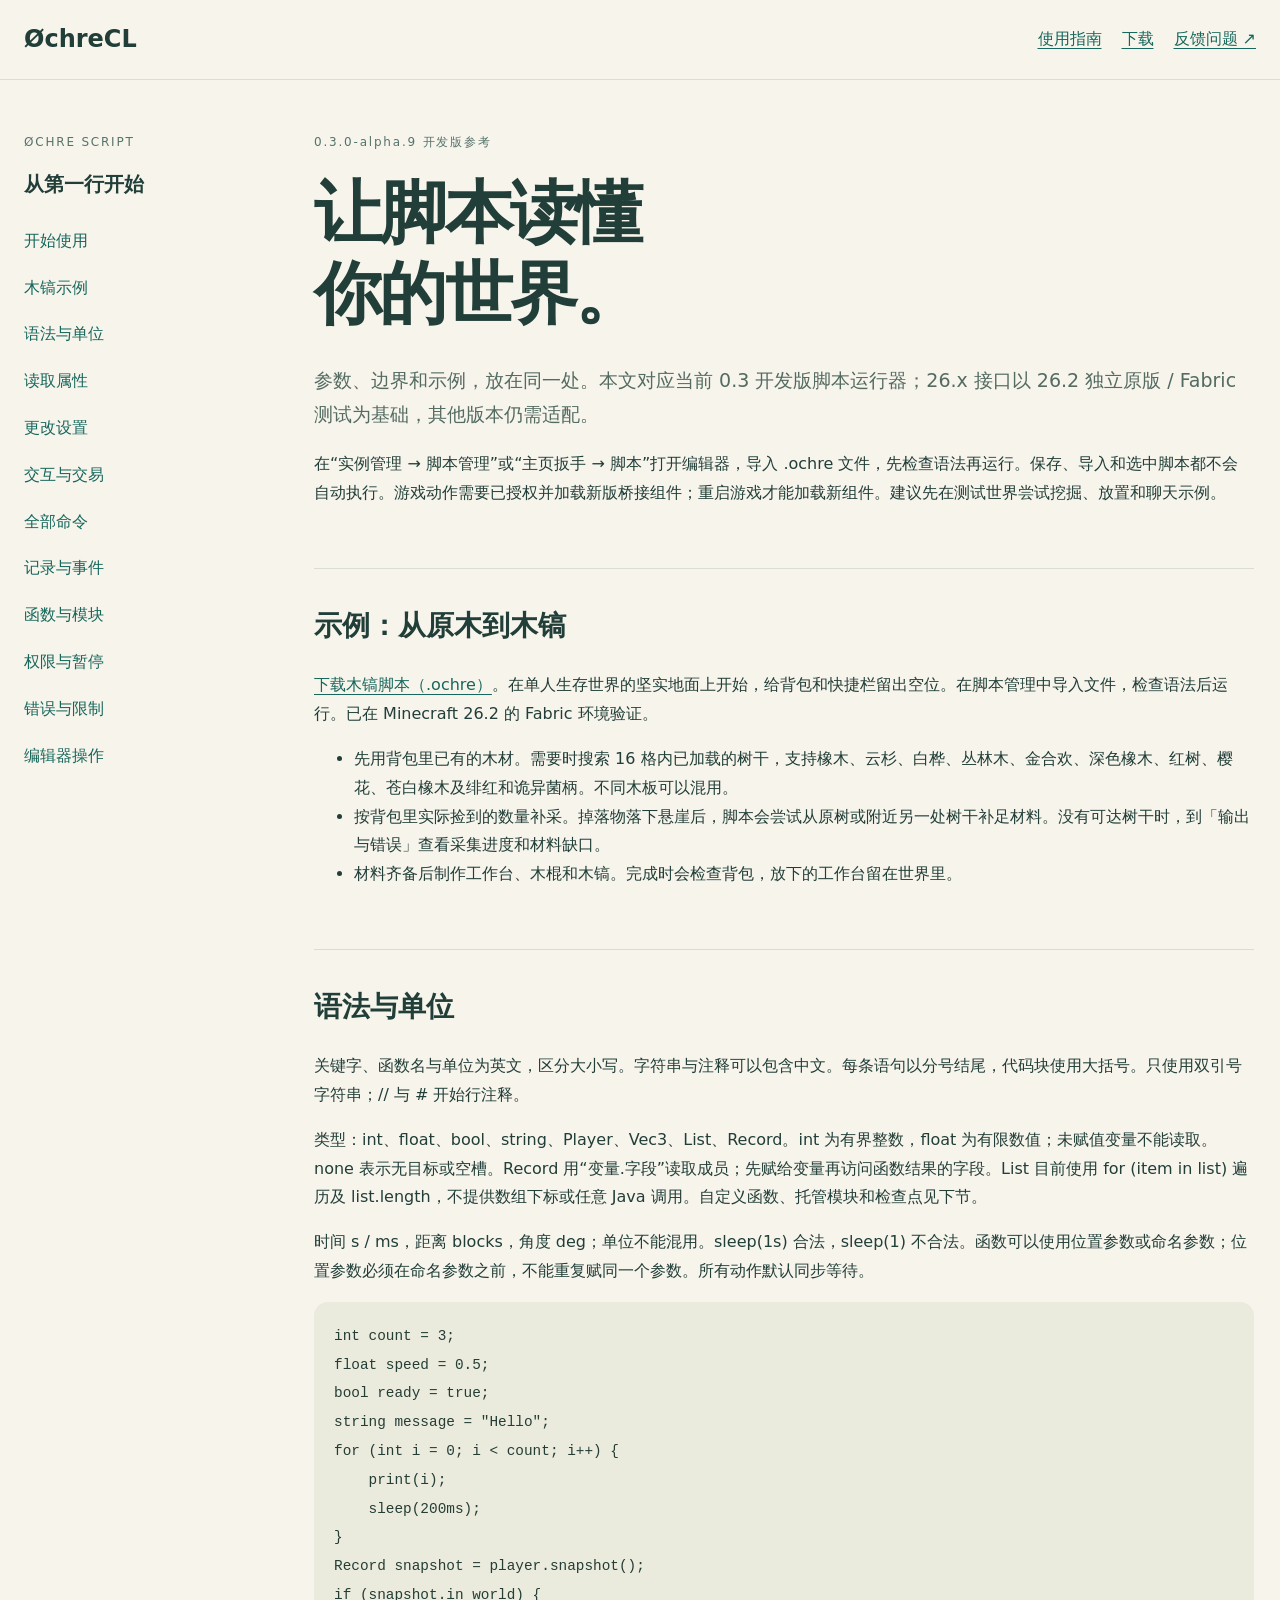
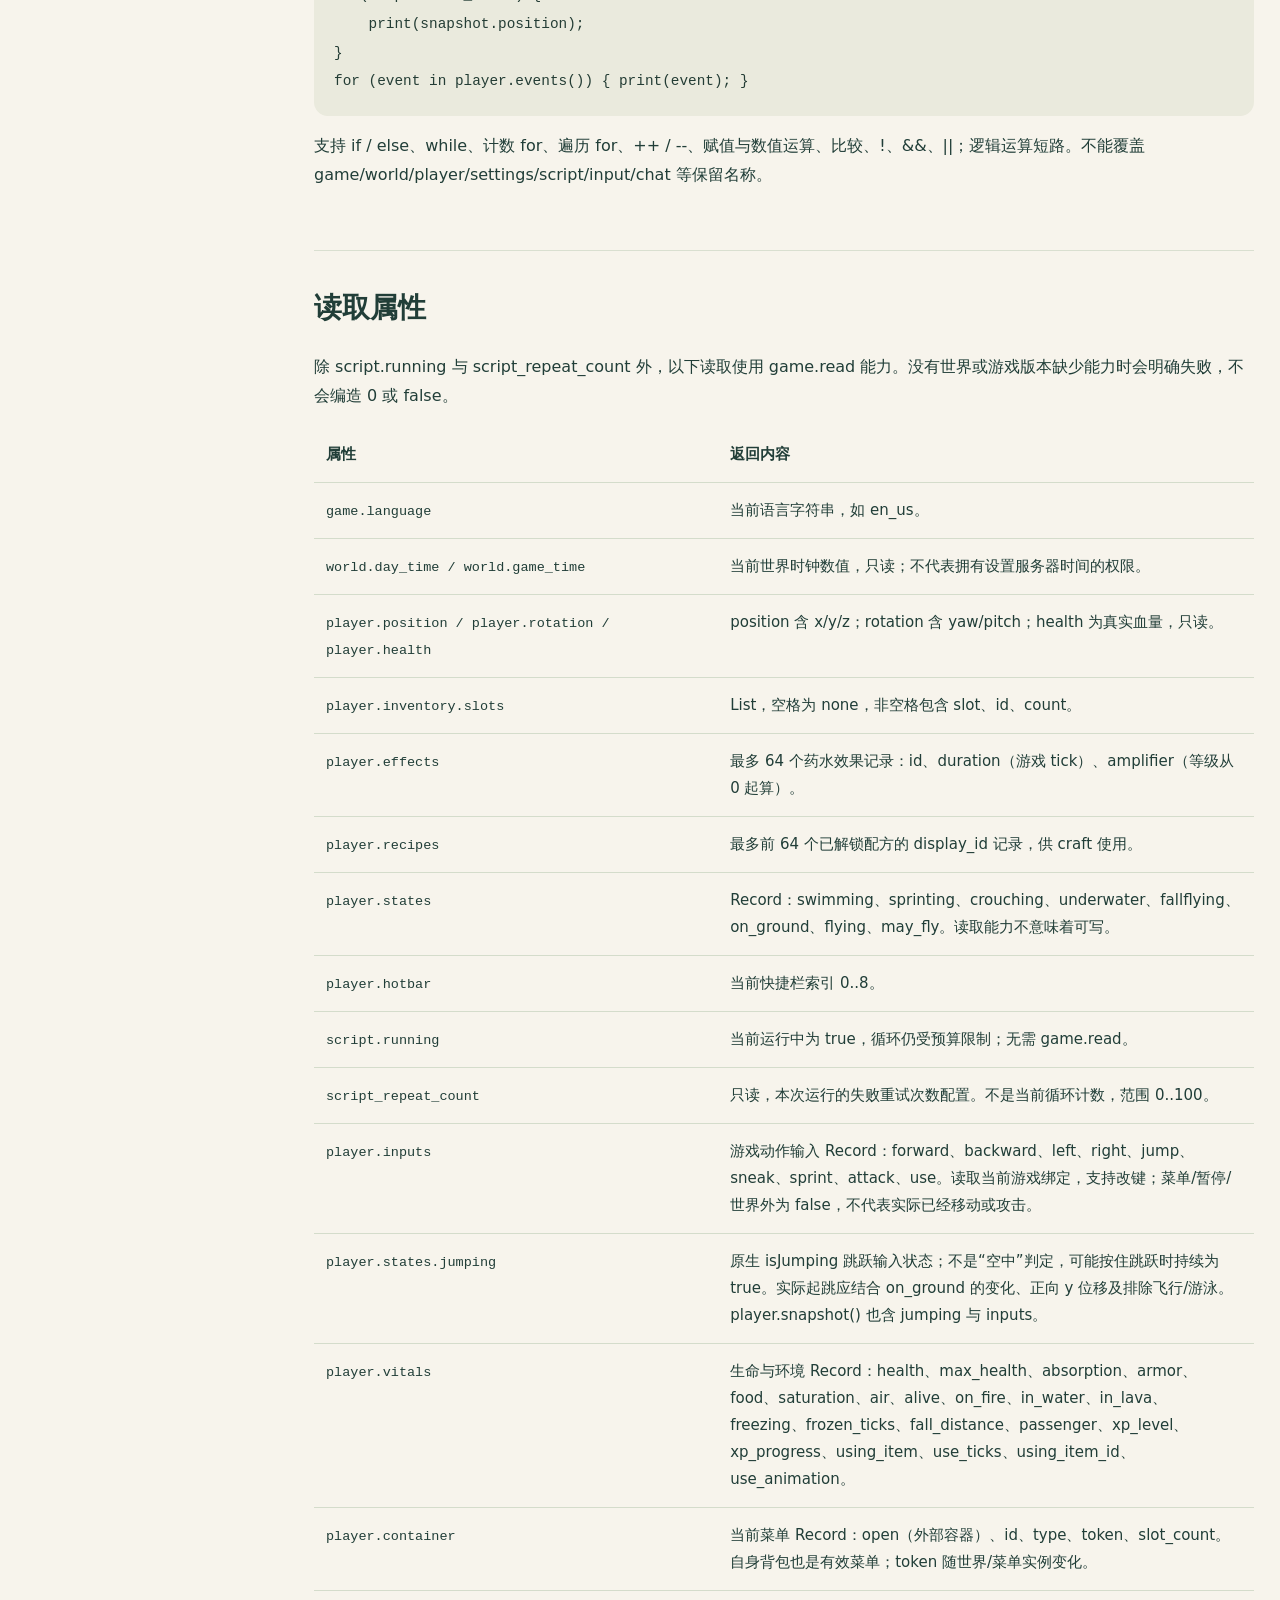
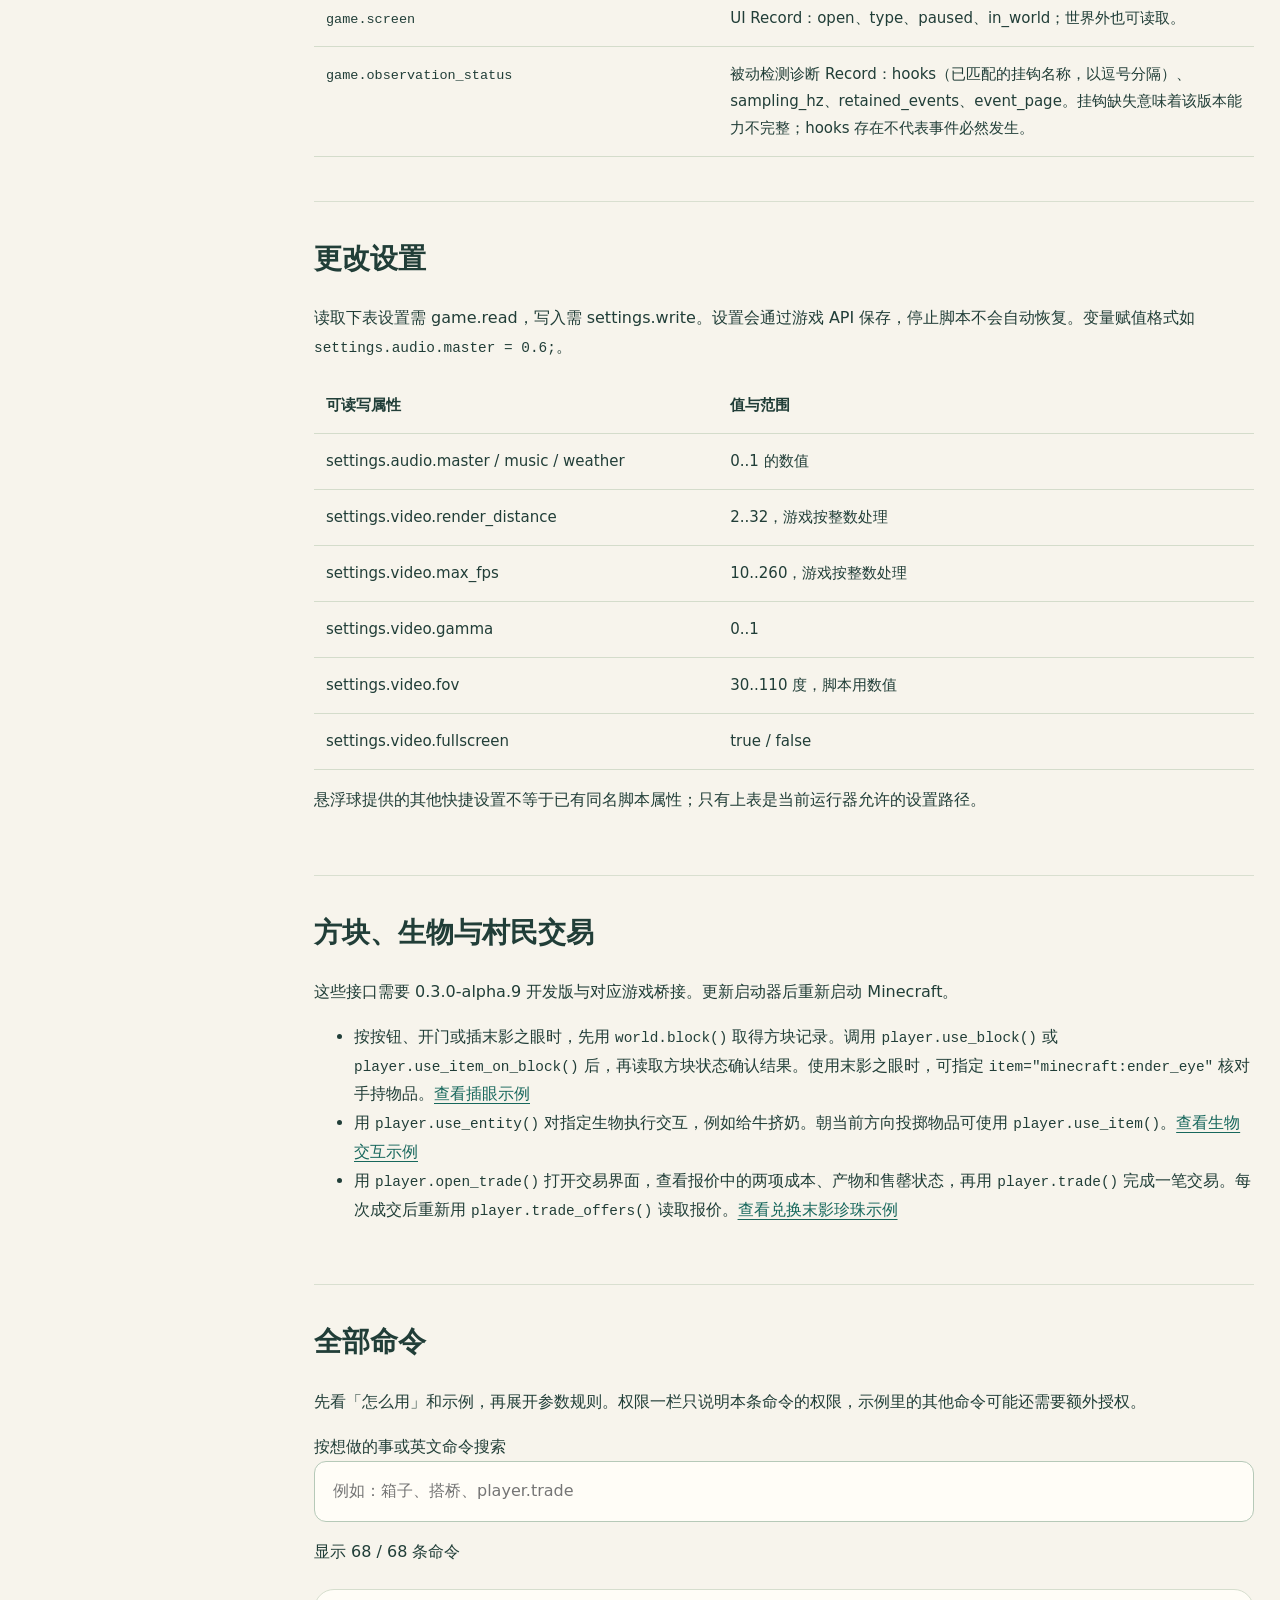
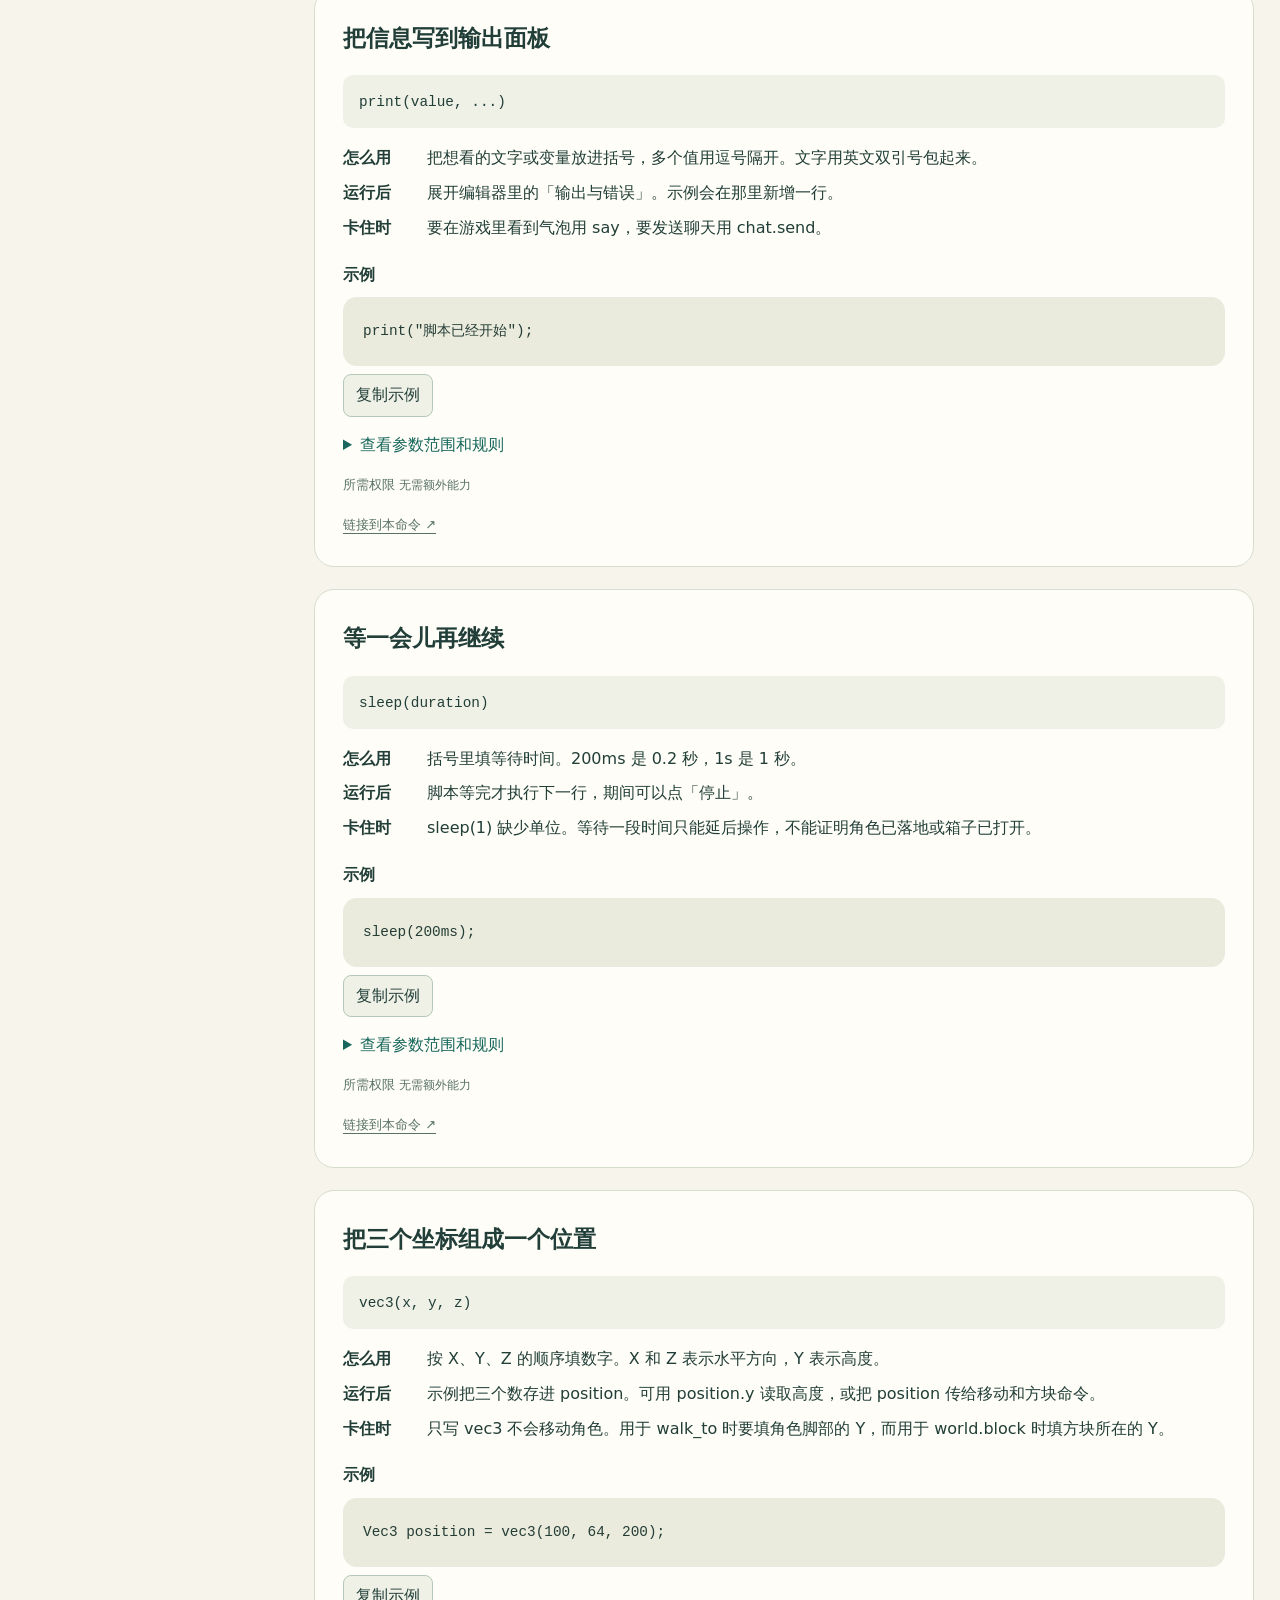
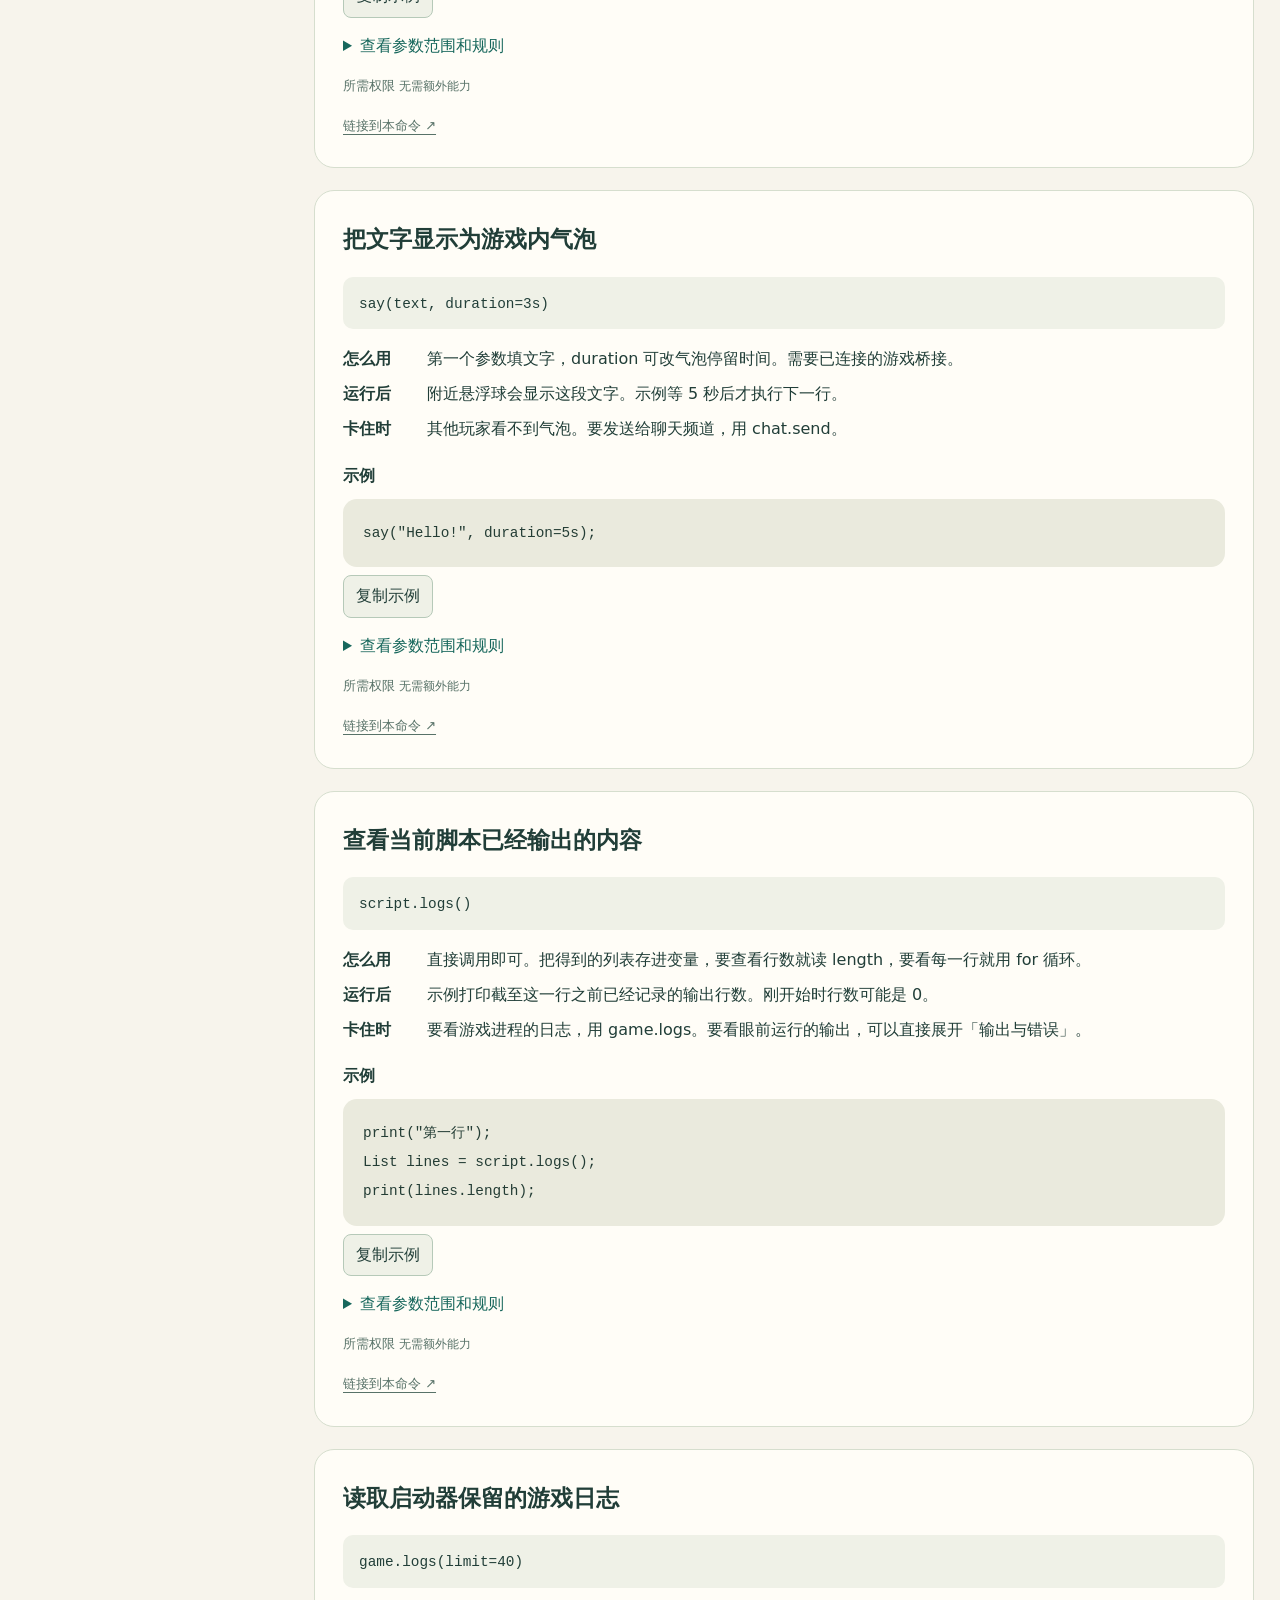
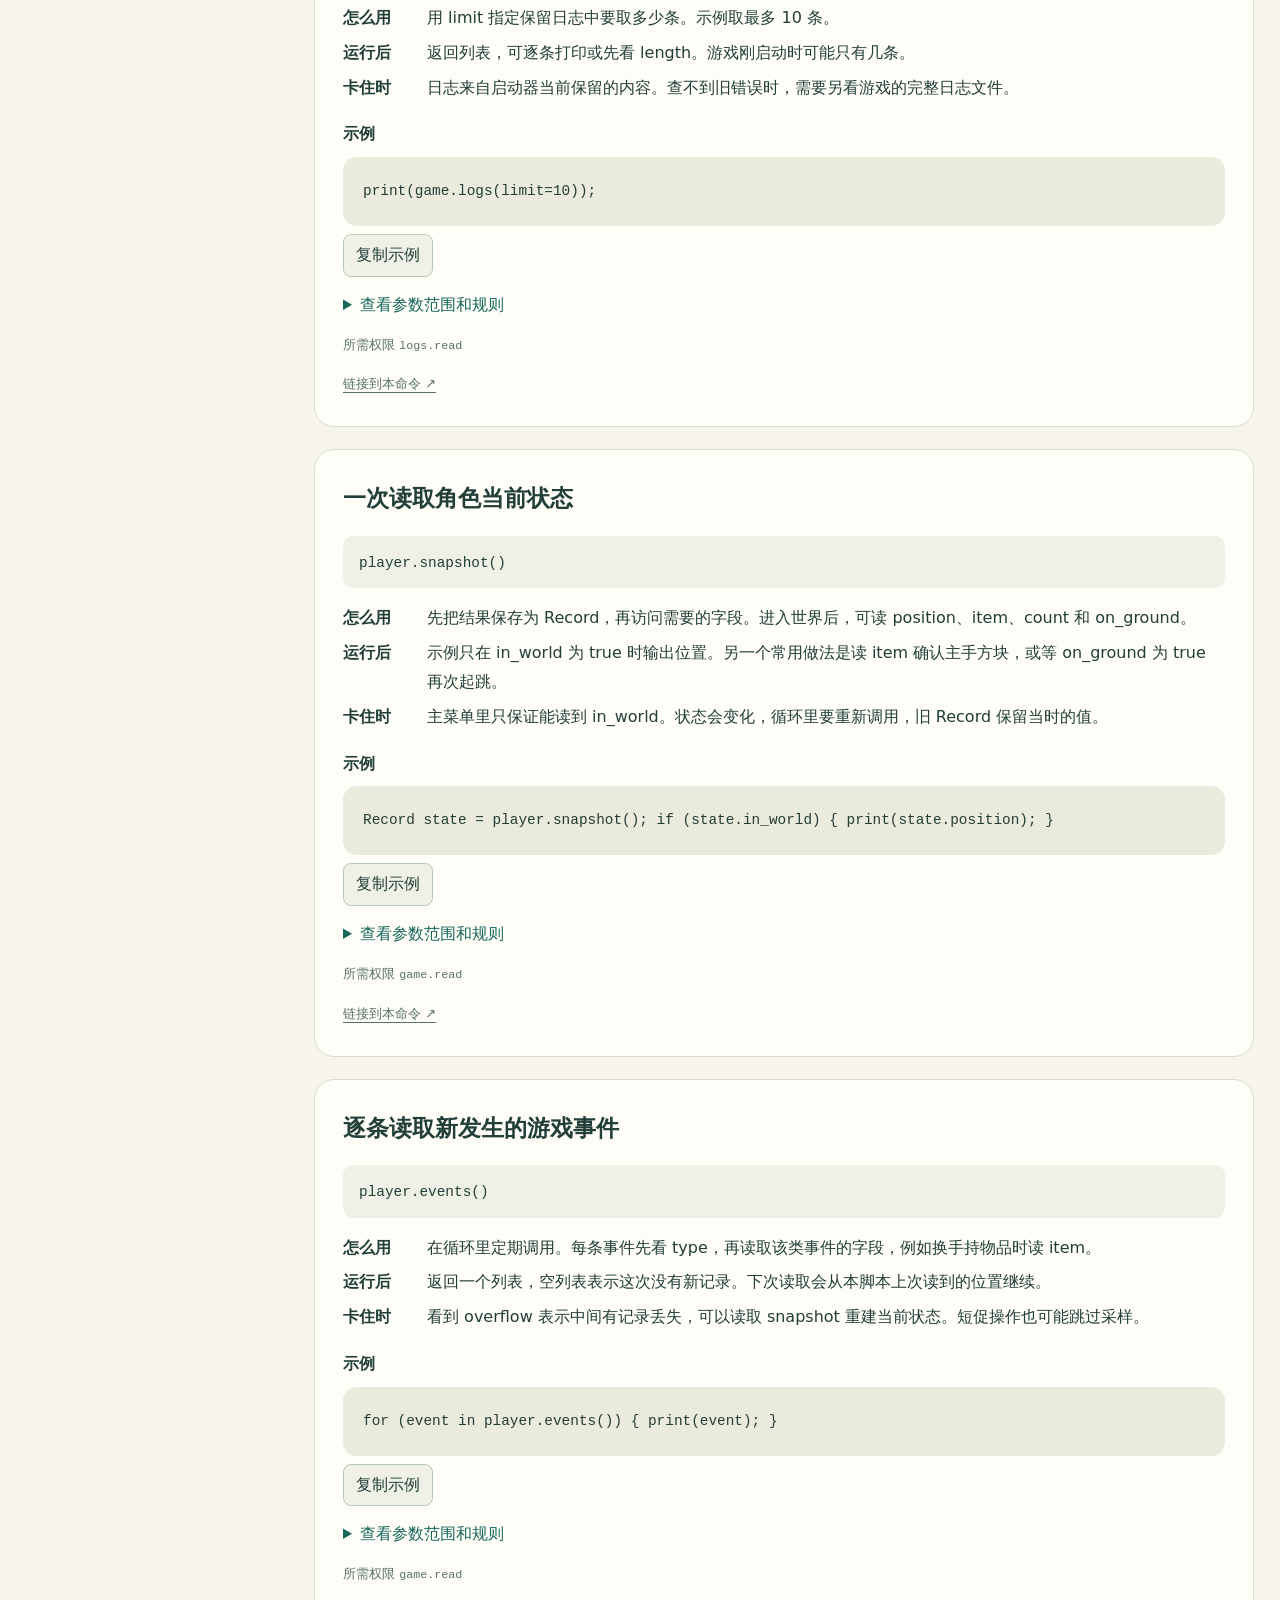
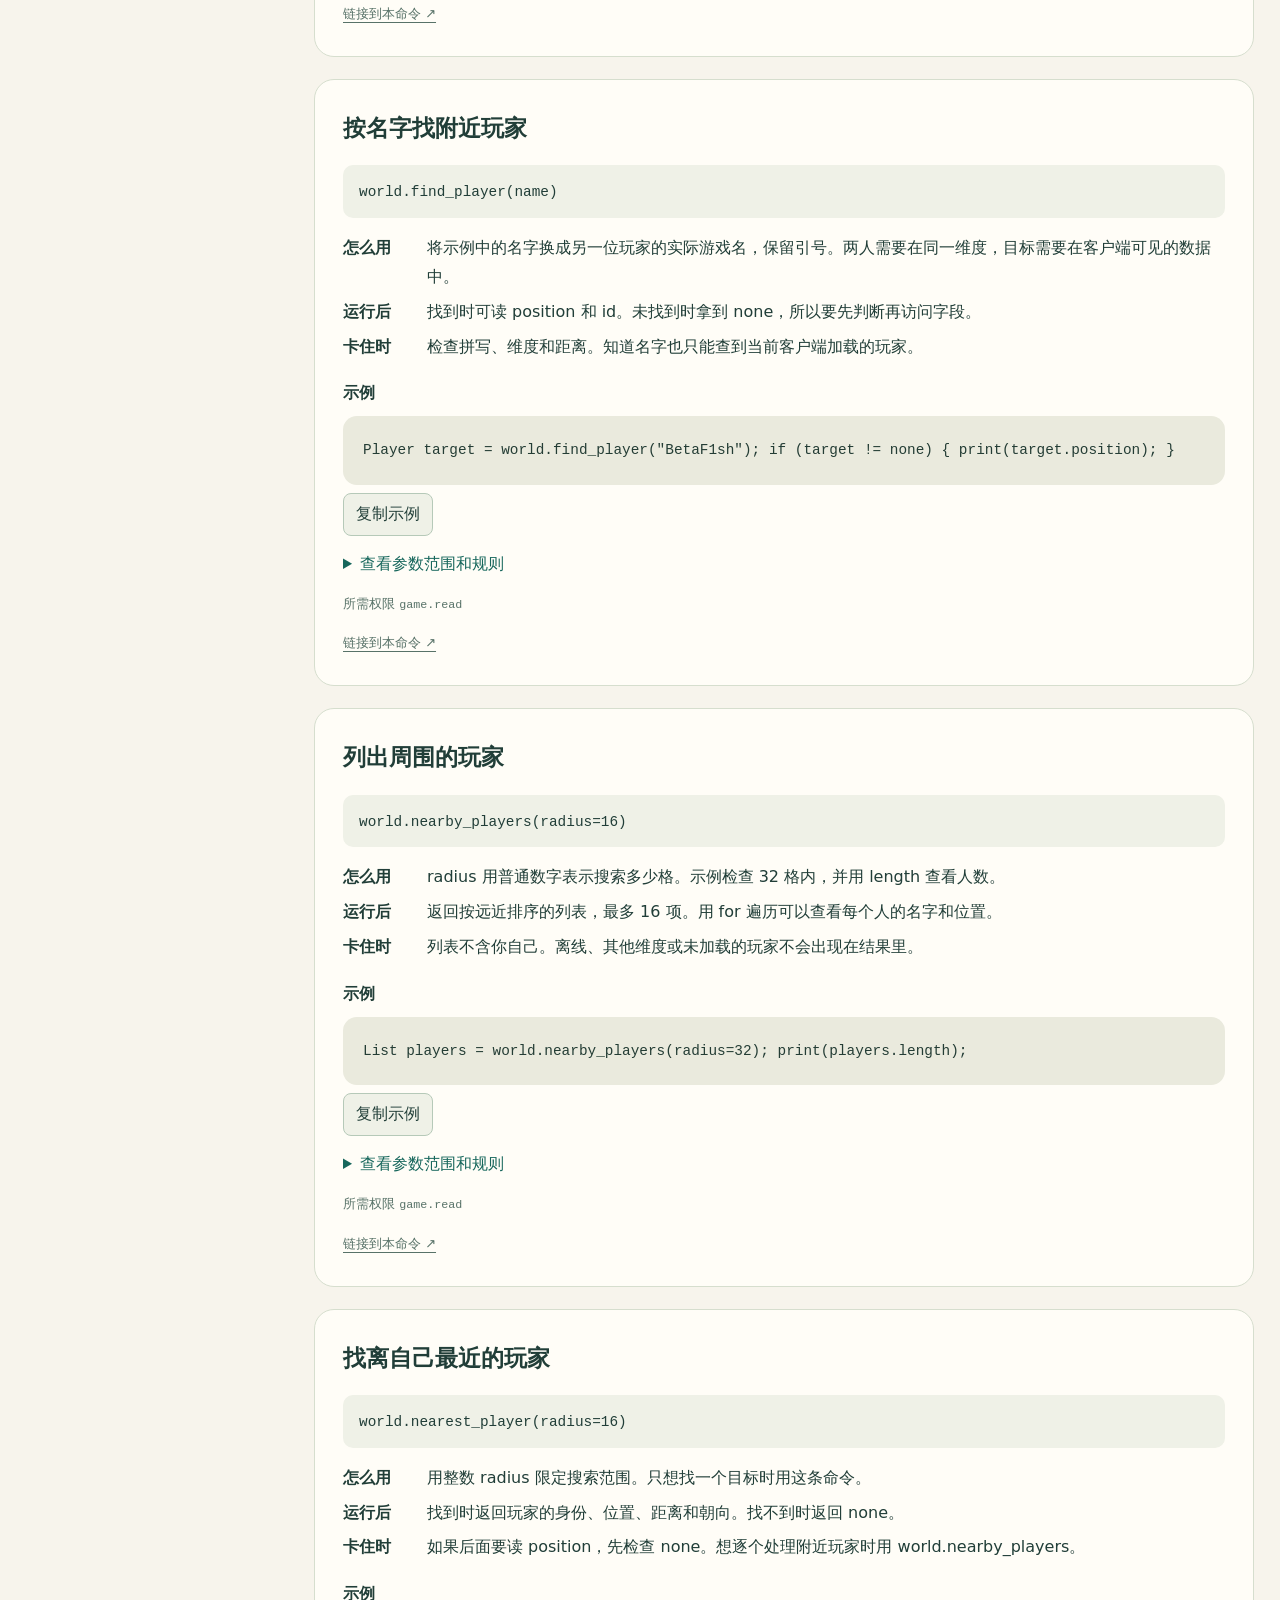
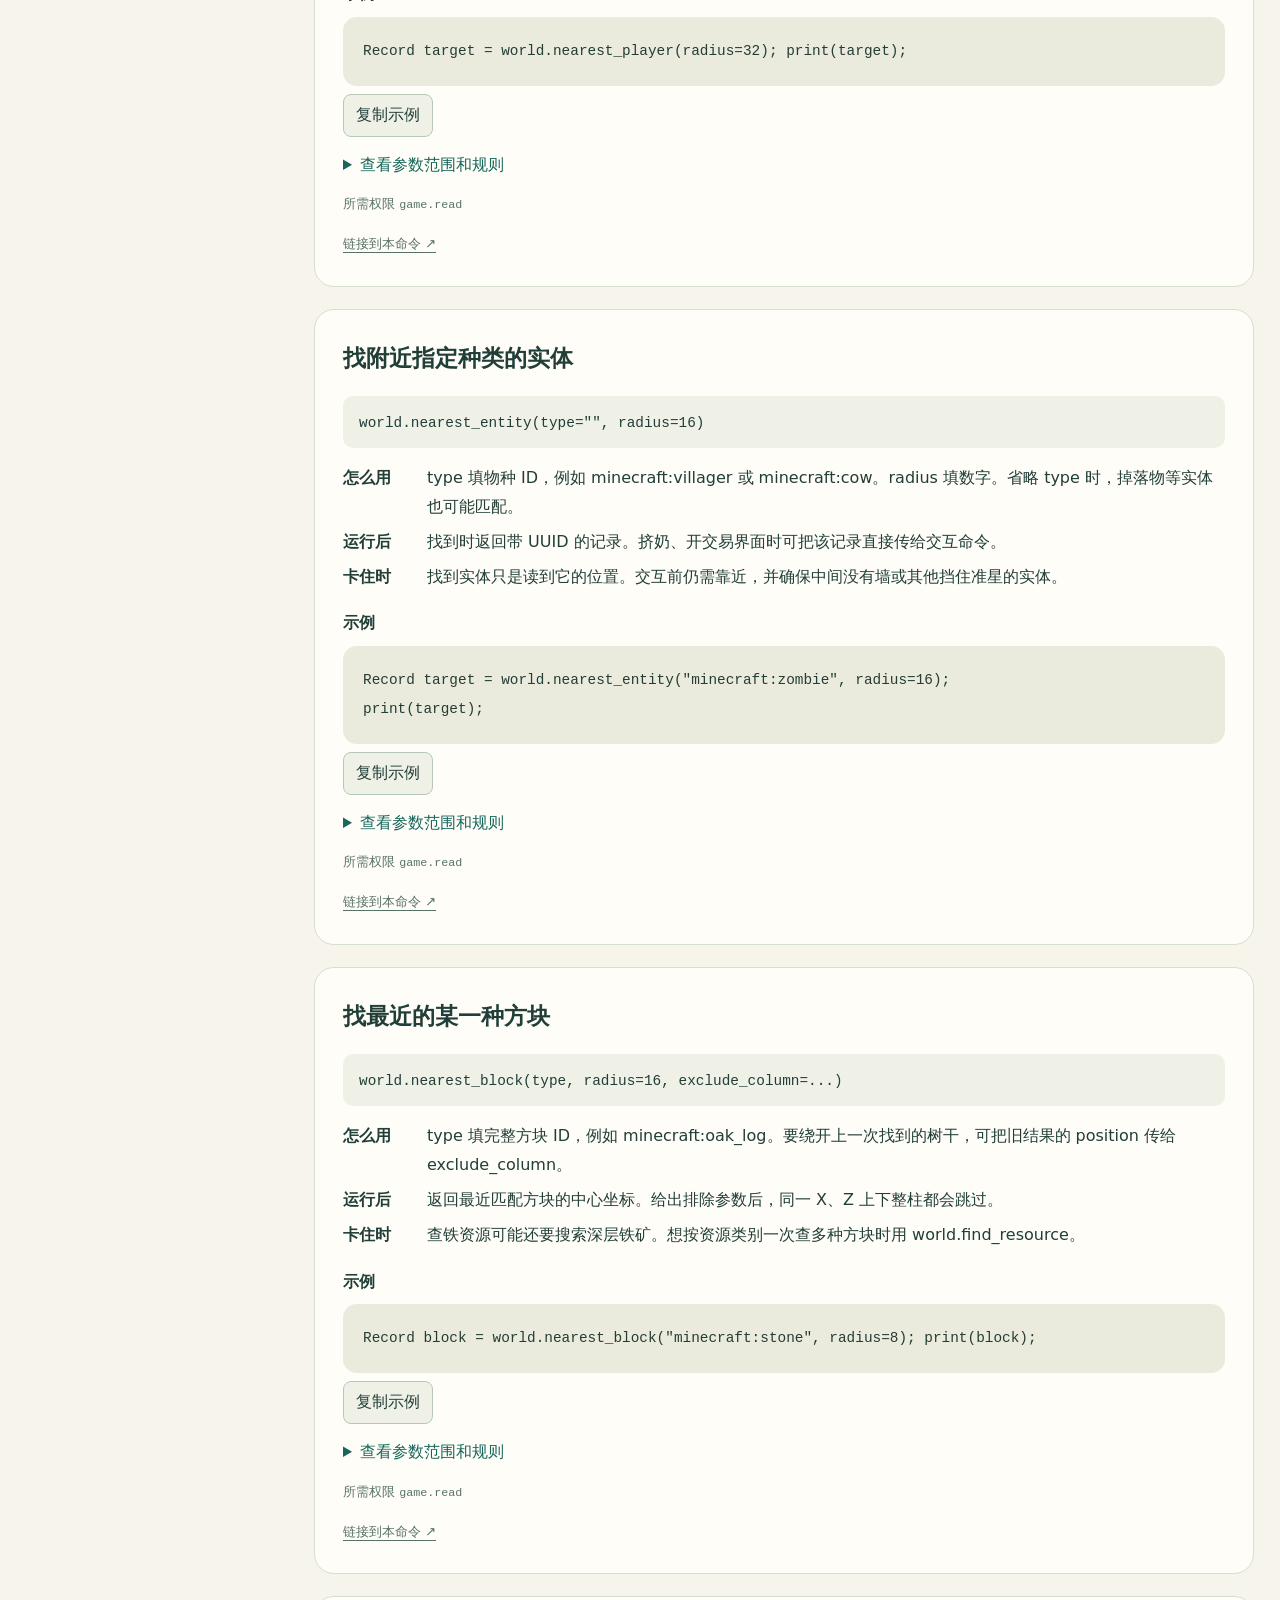
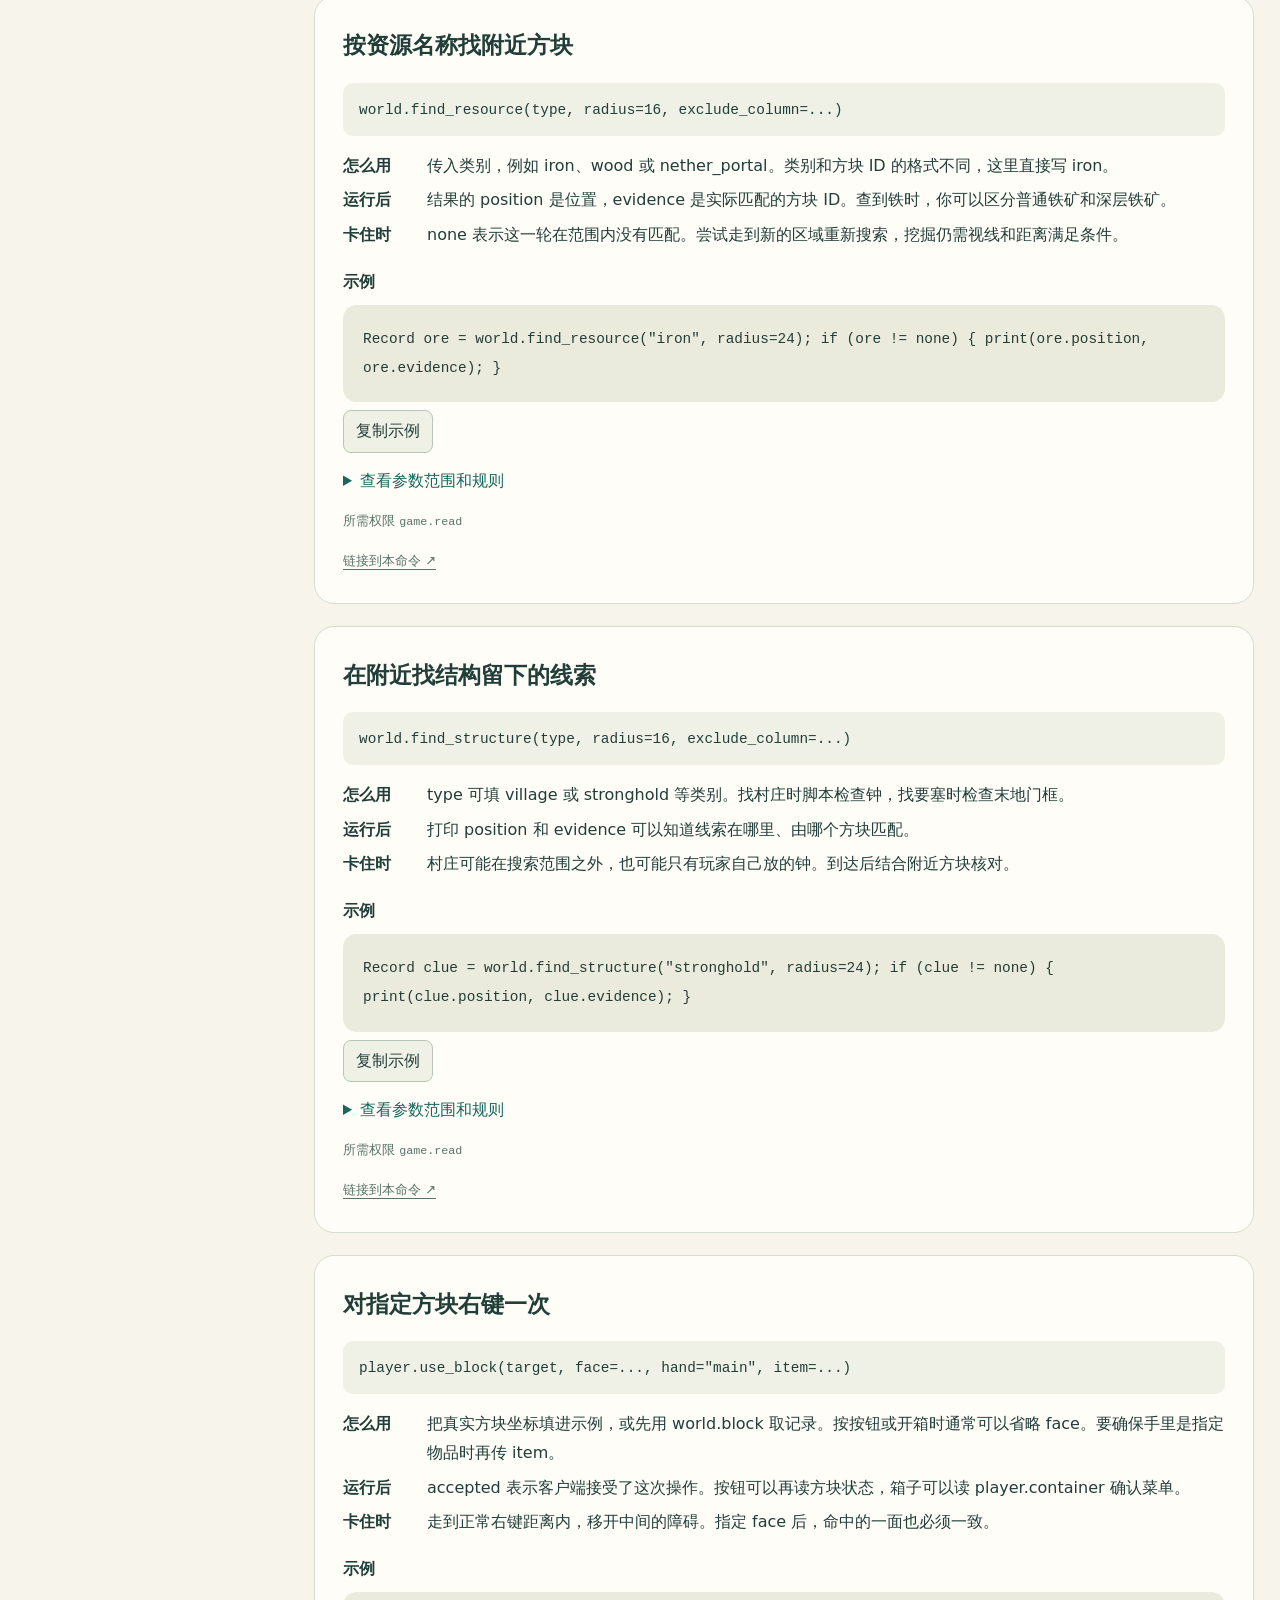
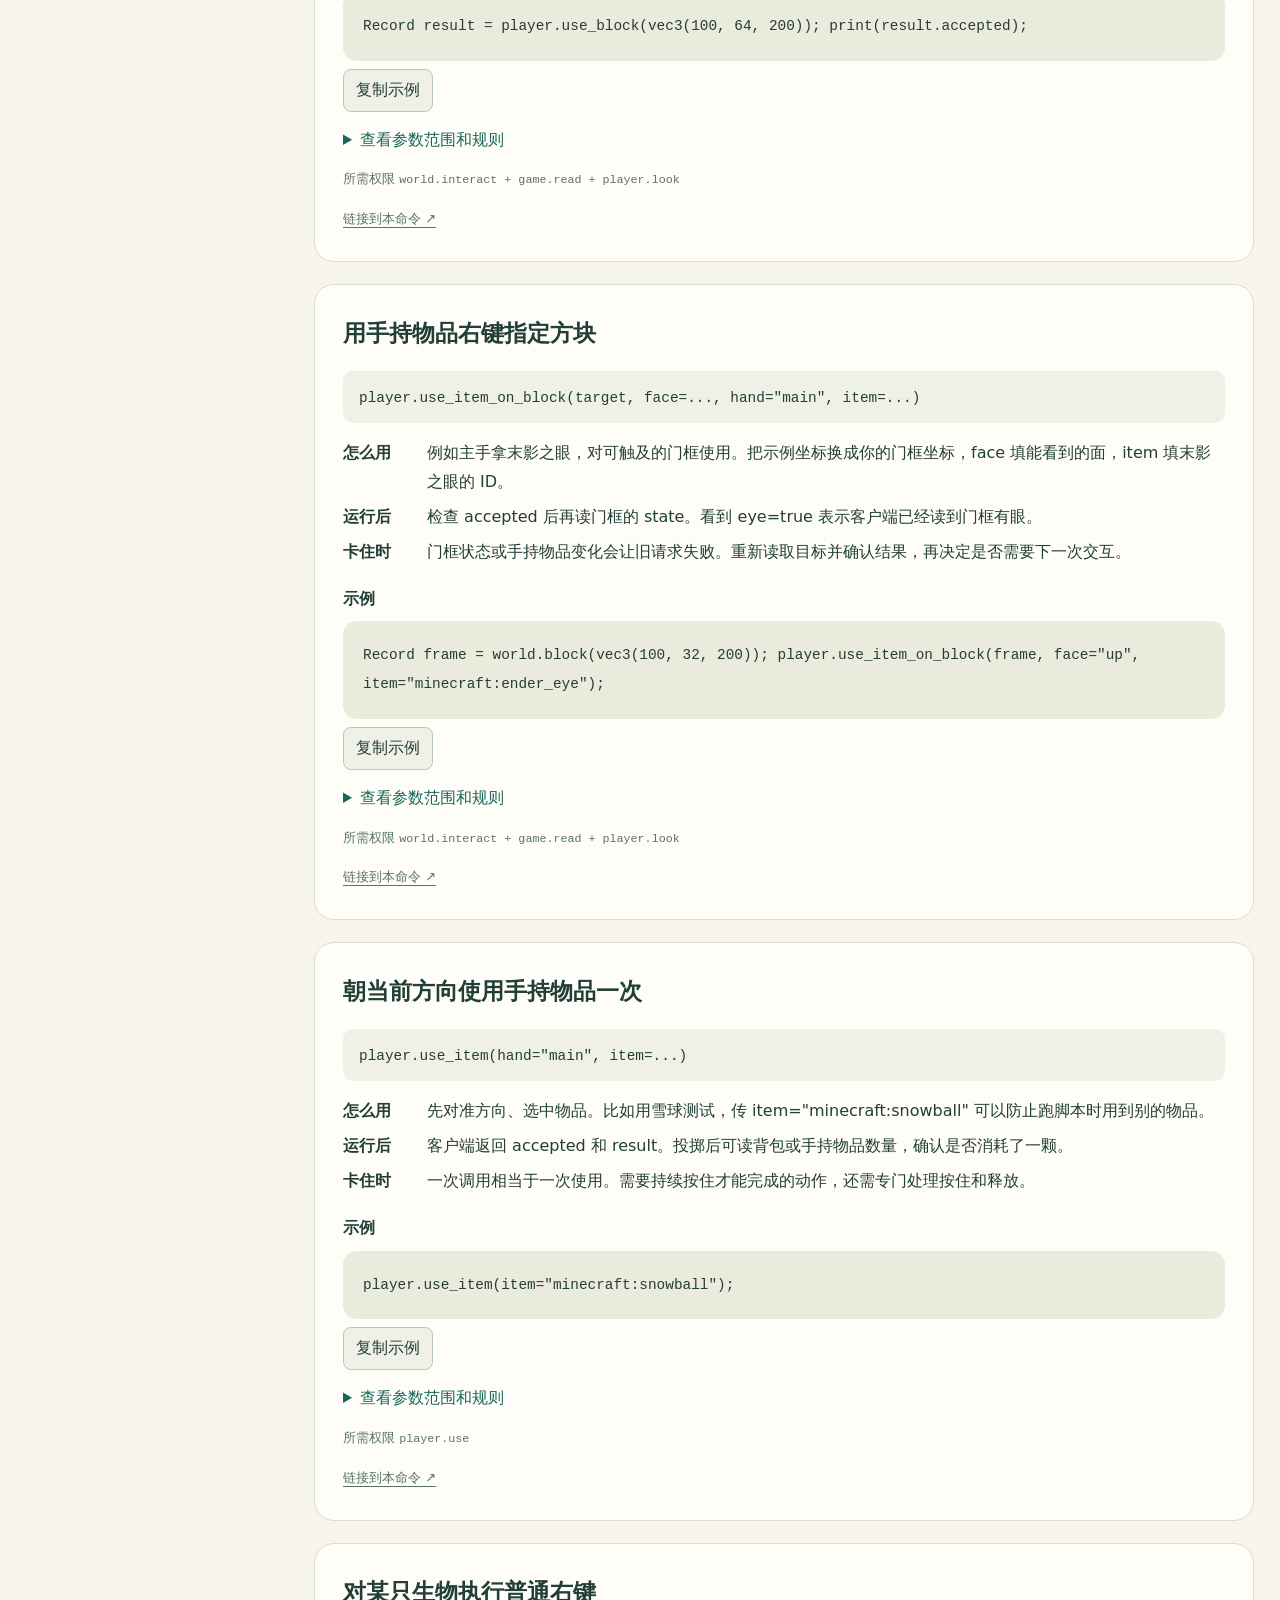
<file: ochrecl/docs/script/index.html>
<!doctype html><html lang="zh-CN"><head><meta charset="utf-8"><meta name="viewport" content="width=device-width,initial-scale=1"><title>Øchre Script 命令参考 · ØchreCL</title><meta name="description" content="完整的 Øchre Script 中文参考：语法、每条命令的参数与范围、返回值、权限、示例和错误处理。"><link rel="canonical" href="https://fishyra.github.io/ochrecl/docs/script/"><link rel="icon" href="../../assets/icon.png"><link rel="stylesheet" href="script.css"><script src="script.js" defer></script></head><body><a class="skip" href="#main">跳到正文</a><header><a class="brand" href="../../">ØchreCL</a><nav><a href="../">使用指南</a><a href="../../#download">下载</a><a href="https://github.com/Fishyra/OchreCL/issues">反馈问题 ↗</a></nav></header><div class="layout"><aside><p>ØCHRE SCRIPT</p><h2>从第一行开始</h2><nav aria-label="文档目录"><a href="#start">开始使用</a><a href="#wooden-pickaxe">木镐示例</a><a href="#syntax">语法与单位</a><a href="#reads">读取属性</a><a href="#settings">更改设置</a><a href="#interactions">交互与交易</a><a href="#commands">全部命令</a><a href="#records">记录与事件</a><a href="#organization">函数与模块</a><a href="#permissions">权限与暂停</a><a href="#errors">错误与限制</a><a href="#editor">编辑器操作</a></nav></aside><main id="main"><section id="start"><p class="eyebrow">0.3.0-alpha.9 开发版参考</p><h1>让脚本读懂<br>你的世界。</h1><p class="lead">参数、边界和示例，放在同一处。本文对应当前 0.3 开发版脚本运行器；26.x 接口以 26.2 独立原版 / Fabric 测试为基础，其他版本仍需适配。</p><p>在“实例管理 → 脚本管理”或“主页扳手 → 脚本”打开编辑器，导入 .ochre 文件，先检查语法再运行。保存、导入和选中脚本都不会自动执行。游戏动作需要已授权并加载新版桥接组件；重启游戏才能加载新组件。建议先在测试世界尝试挖掘、放置和聊天示例。</p></section><section id="wooden-pickaxe">
<h2>示例：从原木到木镐</h2>
<p><a href="spawn-to-wooden-pickaxe.ochre" download>下载木镐脚本（.ochre）</a>。在单人生存世界的坚实地面上开始，给背包和快捷栏留出空位。在脚本管理中导入文件，检查语法后运行。已在 Minecraft 26.2 的 Fabric 环境验证。</p>
<ul>
<li>先用背包里已有的木材。需要时搜索 16 格内已加载的树干，支持橡木、云杉、白桦、丛林木、金合欢、深色橡木、红树、樱花、苍白橡木及绯红和诡异菌柄。不同木板可以混用。</li>
<li>按背包里实际捡到的数量补采。掉落物落下悬崖后，脚本会尝试从原树或附近另一处树干补足材料。没有可达树干时，到「输出与错误」查看采集进度和材料缺口。</li>
<li>材料齐备后制作工作台、木棍和木镐。完成时会检查背包，放下的工作台留在世界里。</li>
</ul>
</section>
<section id="syntax"><h2>语法与单位</h2><p>关键字、函数名与单位为英文，区分大小写。字符串与注释可以包含中文。每条语句以分号结尾，代码块使用大括号。只使用双引号字符串；// 与 # 开始行注释。</p><p>类型：int、float、bool、string、Player、Vec3、List、Record。int 为有界整数，float 为有限数值；未赋值变量不能读取。none 表示无目标或空槽。Record 用“变量.字段”读取成员；先赋给变量再访问函数结果的字段。List 目前使用 for (item in list) 遍历及 list.length，不提供数组下标或任意 Java 调用。自定义函数、托管模块和检查点见下节。</p><p>时间 s / ms，距离 blocks，角度 deg；单位不能混用。sleep(1s) 合法，sleep(1) 不合法。函数可以使用位置参数或命名参数；位置参数必须在命名参数之前，不能重复赋同一个参数。所有动作默认同步等待。</p><pre><code>int count = 3;
float speed = 0.5;
bool ready = true;
string message = &quot;Hello&quot;;
for (int i = 0; i &lt; count; i++) {
    print(i);
    sleep(200ms);
}
Record snapshot = player.snapshot();
if (snapshot.in_world) {
    print(snapshot.position);
}
for (event in player.events()) { print(event); }</code></pre><p>支持 if / else、while、计数 for、遍历 for、++ / --、赋值与数值运算、比较、!、&amp;&amp;、||；逻辑运算短路。不能覆盖 game/world/player/settings/script/input/chat 等保留名称。</p></section><section id="reads"><h2>读取属性</h2><p>除 script.running 与 script_repeat_count 外，以下读取使用 game.read 能力。没有世界或游戏版本缺少能力时会明确失败，不会编造 0 或 false。</p><div class="table"><table><thead><tr><th>属性</th><th>返回内容</th></tr></thead><tbody><tr><td><code>game.language</code></td><td>当前语言字符串，如 en_us。</td></tr><tr><td><code>world.day_time / world.game_time</code></td><td>当前世界时钟数值，只读；不代表拥有设置服务器时间的权限。</td></tr><tr><td><code>player.position / player.rotation / player.health</code></td><td>position 含 x/y/z；rotation 含 yaw/pitch；health 为真实血量，只读。</td></tr><tr><td><code>player.inventory.slots</code></td><td>List，空格为 none，非空格包含 slot、id、count。</td></tr><tr><td><code>player.effects</code></td><td>最多 64 个药水效果记录：id、duration（游戏 tick）、amplifier（等级从 0 起算）。</td></tr><tr><td><code>player.recipes</code></td><td>最多前 64 个已解锁配方的 display_id 记录，供 craft 使用。</td></tr><tr><td><code>player.states</code></td><td>Record：swimming、sprinting、crouching、underwater、fallflying、on_ground、flying、may_fly。读取能力不意味着可写。</td></tr><tr><td><code>player.hotbar</code></td><td>当前快捷栏索引 0..8。</td></tr><tr><td><code>script.running</code></td><td>当前运行中为 true，循环仍受预算限制；无需 game.read。</td></tr><tr><td><code>script_repeat_count</code></td><td>只读，本次运行的失败重试次数配置。不是当前循环计数，范围 0..100。</td></tr><tr><td><code>player.inputs</code></td><td>游戏动作输入 Record：forward、backward、left、right、jump、sneak、sprint、attack、use。读取当前游戏绑定，支持改键；菜单/暂停/世界外为 false，不代表实际已经移动或攻击。</td></tr><tr><td><code>player.states.jumping</code></td><td>原生 isJumping 跳跃输入状态；不是“空中”判定，可能按住跳跃时持续为 true。实际起跳应结合 on_ground 的变化、正向 y 位移及排除飞行/游泳。player.snapshot() 也含 jumping 与 inputs。</td></tr><tr><td><code>player.vitals</code></td><td>生命与环境 Record：health、max_health、absorption、armor、food、saturation、air、alive、on_fire、in_water、in_lava、freezing、frozen_ticks、fall_distance、passenger、xp_level、xp_progress、using_item、use_ticks、using_item_id、use_animation。</td></tr><tr><td><code>player.container</code></td><td>当前菜单 Record：open（外部容器）、id、type、token、slot_count。自身背包也是有效菜单；token 随世界/菜单实例变化。</td></tr><tr><td><code>game.screen</code></td><td>UI Record：open、type、paused、in_world；世界外也可读取。</td></tr><tr><td><code>game.observation_status</code></td><td>被动检测诊断 Record：hooks（已匹配的挂钩名称，以逗号分隔）、sampling_hz、retained_events、event_page。挂钩缺失意味着该版本能力不完整；hooks 存在不代表事件必然发生。</td></tr></tbody></table></div></section><section id="settings"><h2>更改设置</h2><p>读取下表设置需 game.read，写入需 settings.write。设置会通过游戏 API 保存，停止脚本不会自动恢复。变量赋值格式如 <code>settings.audio.master = 0.6;</code>。</p><table><thead><tr><th>可读写属性</th><th>值与范围</th></tr></thead><tbody><tr><td>settings.audio.master / music / weather</td><td>0..1 的数值</td></tr><tr><td>settings.video.render_distance</td><td>2..32，游戏按整数处理</td></tr><tr><td>settings.video.max_fps</td><td>10..260，游戏按整数处理</td></tr><tr><td>settings.video.gamma</td><td>0..1</td></tr><tr><td>settings.video.fov</td><td>30..110 度，脚本用数值</td></tr><tr><td>settings.video.fullscreen</td><td>true / false</td></tr></tbody></table><p>悬浮球提供的其他快捷设置不等于已有同名脚本属性；只有上表是当前运行器允许的设置路径。</p></section><section id="interactions"><h2>方块、生物与村民交易</h2><p>这些接口需要 0.3.0-alpha.9 开发版与对应游戏桥接。更新启动器后重新启动 Minecraft。</p><ul>
<li>按按钮、开门或插末影之眼时，先用 <code>world.block()</code> 取得方块记录。调用 <code>player.use_block()</code> 或 <code>player.use_item_on_block()</code> 后，再读取方块状态确认结果。使用末影之眼时，可指定 <code>item="minecraft:ender_eye"</code> 核对手持物品。<a href="#player.use_item_on_block">查看插眼示例</a></li>
<li>用 <code>player.use_entity()</code> 对指定生物执行交互，例如给牛挤奶。朝当前方向投掷物品可使用 <code>player.use_item()</code>。<a href="#player.use_entity">查看生物交互示例</a></li>
<li>用 <code>player.open_trade()</code> 打开交易界面，查看报价中的两项成本、产物和售罄状态，再用 <code>player.trade()</code> 完成一笔交易。每次成交后重新用 <code>player.trade_offers()</code> 读取报价。<a href="#player.trade">查看兑换末影珍珠示例</a></li>
</ul></section><section id="commands"><h2>全部命令</h2><p>先看「怎么用」和示例，再展开参数规则。权限一栏只说明本条命令的权限，示例里的其他命令可能还需要额外授权。</p><label for="search">按想做的事或英文命令搜索</label><input id="search" type="search" placeholder="例如：箱子、搭桥、player.trade"><p id="count" aria-live="polite"></p><article class="command" id="print" data-search="print print(value, ...) 将任意数量的值输出到脚本日志，以空格分隔；不接受命名参数。返回 none。 print(&quot;脚本已经开始&quot;); 无需额外能力 把信息写到输出面板 把想看的文字或变量放进括号，多个值用逗号隔开。文字用英文双引号包起来。 展开编辑器里的「输出与错误」。示例会在那里新增一行。 要在游戏里看到气泡用 say，要发送聊天用 chat.send。">
<h3>把信息写到输出面板</h3>
<p class="signature"><code>print(value, ...)</code></p>
<dl class="command-guide">
<dt>怎么用</dt><dd>把想看的文字或变量放进括号，多个值用逗号隔开。文字用英文双引号包起来。</dd>
<dt>运行后</dt><dd>展开编辑器里的「输出与错误」。示例会在那里新增一行。</dd>
<dt>卡住时</dt><dd>要在游戏里看到气泡用 say，要发送聊天用 chat.send。</dd>
</dl>
<h4>示例</h4>
<pre><code>print(&quot;脚本已经开始&quot;);</code></pre>
<details><summary>查看参数范围和规则</summary><p>将任意数量的值输出到脚本日志，以空格分隔；不接受命名参数。返回 none。</p></details>
<p class="permission">所需权限 <code>无需额外能力</code></p>
<a href="#print" class="anchor">链接到本命令 ↗</a>
</article><article class="command" id="sleep" data-search="sleep sleep(duration) 必须使用 s 或 ms，范围 0..60s。等待结束才执行下一句，可随时停止。 sleep(200ms); 无需额外能力 等一会儿再继续 括号里填等待时间。200ms 是 0.2 秒，1s 是 1 秒。 脚本等完才执行下一行，期间可以点「停止」。 sleep(1) 缺少单位。等待一段时间只能延后操作，不能证明角色已落地或箱子已打开。">
<h3>等一会儿再继续</h3>
<p class="signature"><code>sleep(duration)</code></p>
<dl class="command-guide">
<dt>怎么用</dt><dd>括号里填等待时间。200ms 是 0.2 秒，1s 是 1 秒。</dd>
<dt>运行后</dt><dd>脚本等完才执行下一行，期间可以点「停止」。</dd>
<dt>卡住时</dt><dd>sleep(1) 缺少单位。等待一段时间只能延后操作，不能证明角色已落地或箱子已打开。</dd>
</dl>
<h4>示例</h4>
<pre><code>sleep(200ms);</code></pre>
<details><summary>查看参数范围和规则</summary><p>必须使用 s 或 ms，范围 0..60s。等待结束才执行下一句，可随时停止。</p></details>
<p class="permission">所需权限 <code>无需额外能力</code></p>
<a href="#sleep" class="anchor">链接到本命令 ↗</a>
</article><article class="command" id="vec3" data-search="vec3 vec3(x, y, z) 三个有限数值，返回含 x/y/z 的坐标记录；不接受命名参数。 Vec3 position = vec3(100, 64, 200); 无需额外能力 把三个坐标组成一个位置 按 X、Y、Z 的顺序填数字。X 和 Z 表示水平方向，Y 表示高度。 示例把三个数存进 position。可用 position.y 读取高度，或把 position 传给移动和方块命令。 只写 vec3 不会移动角色。用于 walk_to 时要填角色脚部的 Y，而用于 world.block 时填方块所在的 Y。">
<h3>把三个坐标组成一个位置</h3>
<p class="signature"><code>vec3(x, y, z)</code></p>
<dl class="command-guide">
<dt>怎么用</dt><dd>按 X、Y、Z 的顺序填数字。X 和 Z 表示水平方向，Y 表示高度。</dd>
<dt>运行后</dt><dd>示例把三个数存进 position。可用 position.y 读取高度，或把 position 传给移动和方块命令。</dd>
<dt>卡住时</dt><dd>只写 vec3 不会移动角色。用于 walk_to 时要填角色脚部的 Y，而用于 world.block 时填方块所在的 Y。</dd>
</dl>
<h4>示例</h4>
<pre><code>Vec3 position = vec3(100, 64, 200);</code></pre>
<details><summary>查看参数范围和规则</summary><p>三个有限数值，返回含 x/y/z 的坐标记录；不接受命名参数。</p></details>
<p class="permission">所需权限 <code>无需额外能力</code></p>
<a href="#vec3" class="anchor">链接到本命令 ↗</a>
</article><article class="command" id="say" data-search="say say(text, duration=3s) 气泡显示在游戏悬浮球旁，等待显示时长后再继续。text 为非空字符串，最多 256 个 UTF-16 单元；duration 大于 0、不超过 30s。只在本地显示，不发送聊天。 say(&quot;Hello!&quot;, duration=5s); 无需额外能力 把文字显示为游戏内气泡 第一个参数填文字，duration 可改气泡停留时间。需要已连接的游戏桥接。 附近悬浮球会显示这段文字。示例等 5 秒后才执行下一行。 其他玩家看不到气泡。要发送给聊天频道，用 chat.send。">
<h3>把文字显示为游戏内气泡</h3>
<p class="signature"><code>say(text, duration=3s)</code></p>
<dl class="command-guide">
<dt>怎么用</dt><dd>第一个参数填文字，duration 可改气泡停留时间。需要已连接的游戏桥接。</dd>
<dt>运行后</dt><dd>附近悬浮球会显示这段文字。示例等 5 秒后才执行下一行。</dd>
<dt>卡住时</dt><dd>其他玩家看不到气泡。要发送给聊天频道，用 chat.send。</dd>
</dl>
<h4>示例</h4>
<pre><code>say(&quot;Hello!&quot;, duration=5s);</code></pre>
<details><summary>查看参数范围和规则</summary><p>气泡显示在游戏悬浮球旁，等待显示时长后再继续。text 为非空字符串，最多 256 个 UTF-16 单元；duration 大于 0、不超过 30s。只在本地显示，不发送聊天。</p></details>
<p class="permission">所需权限 <code>无需额外能力</code></p>
<a href="#say" class="anchor">链接到本命令 ↗</a>
</article><article class="command" id="script.logs" data-search="script.logs script.logs() 返回本次运行先前的最多 200 行输出与错误，类型为 List；无参数，不读取任意文件。 print(&quot;第一行&quot;);
List lines = script.logs();
print(lines.length); 无需额外能力 查看当前脚本已经输出的内容 直接调用即可。把得到的列表存进变量，要查看行数就读 length，要看每一行就用 for 循环。 示例打印截至这一行之前已经记录的输出行数。刚开始时行数可能是 0。 要看游戏进程的日志，用 game.logs。要看眼前运行的输出，可以直接展开「输出与错误」。">
<h3>查看当前脚本已经输出的内容</h3>
<p class="signature"><code>script.logs()</code></p>
<dl class="command-guide">
<dt>怎么用</dt><dd>直接调用即可。把得到的列表存进变量，要查看行数就读 length，要看每一行就用 for 循环。</dd>
<dt>运行后</dt><dd>示例打印截至这一行之前已经记录的输出行数。刚开始时行数可能是 0。</dd>
<dt>卡住时</dt><dd>要看游戏进程的日志，用 game.logs。要看眼前运行的输出，可以直接展开「输出与错误」。</dd>
</dl>
<h4>示例</h4>
<pre><code>print(&quot;第一行&quot;);
List lines = script.logs();
print(lines.length);</code></pre>
<details><summary>查看参数范围和规则</summary><p>返回本次运行先前的最多 200 行输出与错误，类型为 List；无参数，不读取任意文件。</p></details>
<p class="permission">所需权限 <code>无需额外能力</code></p>
<a href="#script.logs" class="anchor">链接到本命令 ↗</a>
</article><article class="command" id="game.logs" data-search="game.logs game.logs(limit=40) limit 为 1..100 整数，返回此实例被启动器保留的游戏输出，可能为空；常见令牌形式会被脱敏。不是完整历史文件查询。 print(game.logs(limit=10)); logs.read 读取启动器保留的游戏日志 用 limit 指定保留日志中要取多少条。示例取最多 10 条。 返回列表，可逐条打印或先看 length。游戏刚启动时可能只有几条。 日志来自启动器当前保留的内容。查不到旧错误时，需要另看游戏的完整日志文件。">
<h3>读取启动器保留的游戏日志</h3>
<p class="signature"><code>game.logs(limit=40)</code></p>
<dl class="command-guide">
<dt>怎么用</dt><dd>用 limit 指定保留日志中要取多少条。示例取最多 10 条。</dd>
<dt>运行后</dt><dd>返回列表，可逐条打印或先看 length。游戏刚启动时可能只有几条。</dd>
<dt>卡住时</dt><dd>日志来自启动器当前保留的内容。查不到旧错误时，需要另看游戏的完整日志文件。</dd>
</dl>
<h4>示例</h4>
<pre><code>print(game.logs(limit=10));</code></pre>
<details><summary>查看参数范围和规则</summary><p>limit 为 1..100 整数，返回此实例被启动器保留的游戏输出，可能为空；常见令牌形式会被脱敏。不是完整历史文件查询。</p></details>
<p class="permission">所需权限 <code>logs.read</code></p>
<a href="#game.logs" class="anchor">链接到本命令 ↗</a>
</article><article class="command" id="player.snapshot" data-search="player.snapshot player.snapshot() 返回 Record：in_world、world、position、x/y/z、yaw/pitch、slot、item、count，以及 swimming/sprinting/crouching/underwater/fallflying/on_ground/flying/may_fly/jumping、inputs、vitals、container、screen。世界外仅保证 in_world=false，请先检查。 Record state = player.snapshot(); if (state.in_world) { print(state.position); } game.read 一次读取角色当前状态 先把结果保存为 Record，再访问需要的字段。进入世界后，可读 position、item、count 和 on_ground。 示例只在 in_world 为 true 时输出位置。另一个常用做法是读 item 确认主手方块，或等 on_ground 为 true 再次起跳。 主菜单里只保证能读到 in_world。状态会变化，循环里要重新调用，旧 Record 保留当时的值。">
<h3>一次读取角色当前状态</h3>
<p class="signature"><code>player.snapshot()</code></p>
<dl class="command-guide">
<dt>怎么用</dt><dd>先把结果保存为 Record，再访问需要的字段。进入世界后，可读 position、item、count 和 on_ground。</dd>
<dt>运行后</dt><dd>示例只在 in_world 为 true 时输出位置。另一个常用做法是读 item 确认主手方块，或等 on_ground 为 true 再次起跳。</dd>
<dt>卡住时</dt><dd>主菜单里只保证能读到 in_world。状态会变化，循环里要重新调用，旧 Record 保留当时的值。</dd>
</dl>
<h4>示例</h4>
<pre><code>Record state = player.snapshot(); if (state.in_world) { print(state.position); }</code></pre>
<details><summary>查看参数范围和规则</summary><p>返回 Record：in_world、world、position、x/y/z、yaw/pitch、slot、item、count，以及 swimming/sprinting/crouching/underwater/fallflying/on_ground/flying/may_fly/jumping、inputs、vitals、container、screen。世界外仅保证 in_world=false，请先检查。</p></details>
<p class="permission">所需权限 <code>game.read</code></p>
<a href="#player.snapshot" class="anchor">链接到本命令 ↗</a>
</article><article class="command" id="player.events" data-search="player.events player.events() 返回此脚本上次读取之后的新观察记录 List，每页至多 64 条，并受消息大小限制；一次可能少于 64 条。状态以最高 10 Hz 采样，动作/伤害使用被动回调，移动距离是采样位移，并非精确步行路程；游戏保留 256 条，遗漏时加入 type=overflow 记录。可能错过短于采样间隔的动作。 for (event in player.events()) { print(event); } game.read 逐条读取新发生的游戏事件 在循环里定期调用。每条事件先看 type，再读取该类事件的字段，例如换手持物品时读 item。 返回一个列表，空列表表示这次没有新记录。下次读取会从本脚本上次读到的位置继续。 看到 overflow 表示中间有记录丢失，可以读取 snapshot 重建当前状态。短促操作也可能跳过采样。">
<h3>逐条读取新发生的游戏事件</h3>
<p class="signature"><code>player.events()</code></p>
<dl class="command-guide">
<dt>怎么用</dt><dd>在循环里定期调用。每条事件先看 type，再读取该类事件的字段，例如换手持物品时读 item。</dd>
<dt>运行后</dt><dd>返回一个列表，空列表表示这次没有新记录。下次读取会从本脚本上次读到的位置继续。</dd>
<dt>卡住时</dt><dd>看到 overflow 表示中间有记录丢失，可以读取 snapshot 重建当前状态。短促操作也可能跳过采样。</dd>
</dl>
<h4>示例</h4>
<pre><code>for (event in player.events()) { print(event); }</code></pre>
<details><summary>查看参数范围和规则</summary><p>返回此脚本上次读取之后的新观察记录 List，每页至多 64 条，并受消息大小限制；一次可能少于 64 条。状态以最高 10 Hz 采样，动作/伤害使用被动回调，移动距离是采样位移，并非精确步行路程；游戏保留 256 条，遗漏时加入 type=overflow 记录。可能错过短于采样间隔的动作。</p></details>
<p class="permission">所需权限 <code>game.read</code></p>
<a href="#player.events" class="anchor">链接到本命令 ↗</a>
</article><article class="command" id="world.find_player" data-search="world.find_player world.find_player(name) name 必填，使用字符串玩家名；在客户端已加载、128 格内的其他玩家中匹配，返回 Player 或 none。先检查 none 再访问字段。 Player target = world.find_player(&quot;BetaF1sh&quot;); if (target != none) { print(target.position); } game.read 按名字找附近玩家 将示例中的名字换成另一位玩家的实际游戏名，保留引号。两人需要在同一维度，目标需要在客户端可见的数据中。 找到时可读 position 和 id。未找到时拿到 none，所以要先判断再访问字段。 检查拼写、维度和距离。知道名字也只能查到当前客户端加载的玩家。">
<h3>按名字找附近玩家</h3>
<p class="signature"><code>world.find_player(name)</code></p>
<dl class="command-guide">
<dt>怎么用</dt><dd>将示例中的名字换成另一位玩家的实际游戏名，保留引号。两人需要在同一维度，目标需要在客户端可见的数据中。</dd>
<dt>运行后</dt><dd>找到时可读 position 和 id。未找到时拿到 none，所以要先判断再访问字段。</dd>
<dt>卡住时</dt><dd>检查拼写、维度和距离。知道名字也只能查到当前客户端加载的玩家。</dd>
</dl>
<h4>示例</h4>
<pre><code>Player target = world.find_player(&quot;BetaF1sh&quot;); if (target != none) { print(target.position); }</code></pre>
<details><summary>查看参数范围和规则</summary><p>name 必填，使用字符串玩家名；在客户端已加载、128 格内的其他玩家中匹配，返回 Player 或 none。先检查 none 再访问字段。</p></details>
<p class="permission">所需权限 <code>game.read</code></p>
<a href="#world.find_player" class="anchor">链接到本命令 ↗</a>
</article><article class="command" id="world.nearby_players" data-search="world.nearby_players world.nearby_players(radius=16) radius 为数值，大于 0、不超过 128。排除自己，按距离排序，最多返回 16 个含 id/name/position 的玩家记录。 List players = world.nearby_players(radius=32); print(players.length); game.read 列出周围的玩家 radius 用普通数字表示搜索多少格。示例检查 32 格内，并用 length 查看人数。 返回按远近排序的列表，最多 16 项。用 for 遍历可以查看每个人的名字和位置。 列表不含你自己。离线、其他维度或未加载的玩家不会出现在结果里。">
<h3>列出周围的玩家</h3>
<p class="signature"><code>world.nearby_players(radius=16)</code></p>
<dl class="command-guide">
<dt>怎么用</dt><dd>radius 用普通数字表示搜索多少格。示例检查 32 格内，并用 length 查看人数。</dd>
<dt>运行后</dt><dd>返回按远近排序的列表，最多 16 项。用 for 遍历可以查看每个人的名字和位置。</dd>
<dt>卡住时</dt><dd>列表不含你自己。离线、其他维度或未加载的玩家不会出现在结果里。</dd>
</dl>
<h4>示例</h4>
<pre><code>List players = world.nearby_players(radius=32); print(players.length);</code></pre>
<details><summary>查看参数范围和规则</summary><p>radius 为数值，大于 0、不超过 128。排除自己，按距离排序，最多返回 16 个含 id/name/position 的玩家记录。</p></details>
<p class="permission">所需权限 <code>game.read</code></p>
<a href="#world.nearby_players" class="anchor">链接到本命令 ↗</a>
</article><article class="command" id="world.nearest_player" data-search="world.nearest_player world.nearest_player(radius=16) radius 为 1..64 整数，返回最近已加载玩家的记录或 none；记录包含 position、distance、yaw、pitch 和可用身份信息。 Record target = world.nearest_player(radius=32); print(target); game.read 找离自己最近的玩家 用整数 radius 限定搜索范围。只想找一个目标时用这条命令。 找到时返回玩家的身份、位置、距离和朝向。找不到时返回 none。 如果后面要读 position，先检查 none。想逐个处理附近玩家时用 world.nearby_players。">
<h3>找离自己最近的玩家</h3>
<p class="signature"><code>world.nearest_player(radius=16)</code></p>
<dl class="command-guide">
<dt>怎么用</dt><dd>用整数 radius 限定搜索范围。只想找一个目标时用这条命令。</dd>
<dt>运行后</dt><dd>找到时返回玩家的身份、位置、距离和朝向。找不到时返回 none。</dd>
<dt>卡住时</dt><dd>如果后面要读 position，先检查 none。想逐个处理附近玩家时用 world.nearby_players。</dd>
</dl>
<h4>示例</h4>
<pre><code>Record target = world.nearest_player(radius=32); print(target);</code></pre>
<details><summary>查看参数范围和规则</summary><p>radius 为 1..64 整数，返回最近已加载玩家的记录或 none；记录包含 position、distance、yaw、pitch 和可用身份信息。</p></details>
<p class="permission">所需权限 <code>game.read</code></p>
<a href="#world.nearest_player" class="anchor">链接到本命令 ↗</a>
</article><article class="command" id="world.nearest_entity" data-search="world.nearest_entity world.nearest_entity(type=&quot;&quot;, radius=16) type 可省略以匹配任意已加载实体，或填写 minecraft:zombie 等注册 ID。radius 为 1..64 整数。返回最近实体 Record 或 none。 Record target = world.nearest_entity(&quot;minecraft:zombie&quot;, radius=16);
print(target); game.read 找附近指定种类的实体 type 填物种 ID，例如 minecraft:villager 或 minecraft:cow。radius 填数字。省略 type 时，掉落物等实体也可能匹配。 找到时返回带 UUID 的记录。挤奶、开交易界面时可把该记录直接传给交互命令。 找到实体只是读到它的位置。交互前仍需靠近，并确保中间没有墙或其他挡住准星的实体。">
<h3>找附近指定种类的实体</h3>
<p class="signature"><code>world.nearest_entity(type=&quot;&quot;, radius=16)</code></p>
<dl class="command-guide">
<dt>怎么用</dt><dd>type 填物种 ID，例如 minecraft:villager 或 minecraft:cow。radius 填数字。省略 type 时，掉落物等实体也可能匹配。</dd>
<dt>运行后</dt><dd>找到时返回带 UUID 的记录。挤奶、开交易界面时可把该记录直接传给交互命令。</dd>
<dt>卡住时</dt><dd>找到实体只是读到它的位置。交互前仍需靠近，并确保中间没有墙或其他挡住准星的实体。</dd>
</dl>
<h4>示例</h4>
<pre><code>Record target = world.nearest_entity(&quot;minecraft:zombie&quot;, radius=16);
print(target);</code></pre>
<details><summary>查看参数范围和规则</summary><p>type 可省略以匹配任意已加载实体，或填写 minecraft:zombie 等注册 ID。radius 为 1..64 整数。返回最近实体 Record 或 none。</p></details>
<p class="permission">所需权限 <code>game.read</code></p>
<a href="#world.nearest_entity" class="anchor">链接到本命令 ↗</a>
</article><article class="command" id="world.nearest_block" data-search="world.nearest_block world.nearest_block(type, radius=16, exclude_column=...) type 为必填方块注册 ID，radius 为 1..16 整数；只扫描已加载区块。返回 Record 或 none，position 是方块中心，另有 distance/yaw/pitch。可用 exclude_column 传入 Vec3，排除相同 X/Z 柱。 Record block = world.nearest_block(&quot;minecraft:stone&quot;, radius=8); print(block); game.read 找最近的某一种方块 type 填完整方块 ID，例如 minecraft:oak_log。要绕开上一次找到的树干，可把旧结果的 position 传给 exclude_column。 返回最近匹配方块的中心坐标。给出排除参数后，同一 X、Z 上下整柱都会跳过。 查铁资源可能还要搜索深层铁矿。想按资源类别一次查多种方块时用 world.find_resource。">
<h3>找最近的某一种方块</h3>
<p class="signature"><code>world.nearest_block(type, radius=16, exclude_column=...)</code></p>
<dl class="command-guide">
<dt>怎么用</dt><dd>type 填完整方块 ID，例如 minecraft:oak_log。要绕开上一次找到的树干，可把旧结果的 position 传给 exclude_column。</dd>
<dt>运行后</dt><dd>返回最近匹配方块的中心坐标。给出排除参数后，同一 X、Z 上下整柱都会跳过。</dd>
<dt>卡住时</dt><dd>查铁资源可能还要搜索深层铁矿。想按资源类别一次查多种方块时用 world.find_resource。</dd>
</dl>
<h4>示例</h4>
<pre><code>Record block = world.nearest_block(&quot;minecraft:stone&quot;, radius=8); print(block);</code></pre>
<details><summary>查看参数范围和规则</summary><p>type 为必填方块注册 ID，radius 为 1..16 整数；只扫描已加载区块。返回 Record 或 none，position 是方块中心，另有 distance/yaw/pitch。可用 exclude_column 传入 Vec3，排除相同 X/Z 柱。</p></details>
<p class="permission">所需权限 <code>game.read</code></p>
<a href="#world.nearest_block" class="anchor">链接到本命令 ↗</a>
</article><article class="command" id="world.find_resource" data-search="world.find_resource world.find_resource(type, radius=16, exclude_column=...) 在当前维度已加载区块中按资源类别查找最近的方块。半径为 1..24。支持 wood、coal、iron、copper、gold、redstone、lapis、diamond、emerald、quartz、ancient_debris、obsidian、nether_portal、end_portal。返回含 position、distance、type、evidence 的 Record，或 none。 Record ore = world.find_resource(&quot;iron&quot;, radius=24); if (ore != none) { print(ore.position, ore.evidence); } game.read 按资源名称找附近方块 传入类别，例如 iron、wood 或 nether_portal。类别和方块 ID 的格式不同，这里直接写 iron。 结果的 position 是位置，evidence 是实际匹配的方块 ID。查到铁时，你可以区分普通铁矿和深层铁矿。 none 表示这一轮在范围内没有匹配。尝试走到新的区域重新搜索，挖掘仍需视线和距离满足条件。">
<h3>按资源名称找附近方块</h3>
<p class="signature"><code>world.find_resource(type, radius=16, exclude_column=...)</code></p>
<dl class="command-guide">
<dt>怎么用</dt><dd>传入类别，例如 iron、wood 或 nether_portal。类别和方块 ID 的格式不同，这里直接写 iron。</dd>
<dt>运行后</dt><dd>结果的 position 是位置，evidence 是实际匹配的方块 ID。查到铁时，你可以区分普通铁矿和深层铁矿。</dd>
<dt>卡住时</dt><dd>none 表示这一轮在范围内没有匹配。尝试走到新的区域重新搜索，挖掘仍需视线和距离满足条件。</dd>
</dl>
<h4>示例</h4>
<pre><code>Record ore = world.find_resource(&quot;iron&quot;, radius=24); if (ore != none) { print(ore.position, ore.evidence); }</code></pre>
<details><summary>查看参数范围和规则</summary><p>在当前维度已加载区块中按资源类别查找最近的方块。半径为 1..24。支持 wood、coal、iron、copper、gold、redstone、lapis、diamond、emerald、quartz、ancient_debris、obsidian、nether_portal、end_portal。返回含 position、distance、type、evidence 的 Record，或 none。</p></details>
<p class="permission">所需权限 <code>game.read</code></p>
<a href="#world.find_resource" class="anchor">链接到本命令 ↗</a>
</article><article class="command" id="world.find_structure" data-search="world.find_structure world.find_structure(type, radius=16, exclude_column=...) 查找已加载区块内最近的结构线索，半径为 1..24。支持 village、stronghold、nether_fortress、bastion_remnant、ruined_portal、ancient_city、end_city、ocean_monument。evidence 是实际方块 ID。同种方块也可能由玩家搭建。 Record clue = world.find_structure(&quot;stronghold&quot;, radius=24); if (clue != none) { print(clue.position, clue.evidence); } game.read 在附近找结构留下的线索 type 可填 village 或 stronghold 等类别。找村庄时脚本检查钟，找要塞时检查末地门框。 打印 position 和 evidence 可以知道线索在哪里、由哪个方块匹配。 村庄可能在搜索范围之外，也可能只有玩家自己放的钟。到达后结合附近方块核对。">
<h3>在附近找结构留下的线索</h3>
<p class="signature"><code>world.find_structure(type, radius=16, exclude_column=...)</code></p>
<dl class="command-guide">
<dt>怎么用</dt><dd>type 可填 village 或 stronghold 等类别。找村庄时脚本检查钟，找要塞时检查末地门框。</dd>
<dt>运行后</dt><dd>打印 position 和 evidence 可以知道线索在哪里、由哪个方块匹配。</dd>
<dt>卡住时</dt><dd>村庄可能在搜索范围之外，也可能只有玩家自己放的钟。到达后结合附近方块核对。</dd>
</dl>
<h4>示例</h4>
<pre><code>Record clue = world.find_structure(&quot;stronghold&quot;, radius=24); if (clue != none) { print(clue.position, clue.evidence); }</code></pre>
<details><summary>查看参数范围和规则</summary><p>查找已加载区块内最近的结构线索，半径为 1..24。支持 village、stronghold、nether_fortress、bastion_remnant、ruined_portal、ancient_city、end_city、ocean_monument。evidence 是实际方块 ID。同种方块也可能由玩家搭建。</p></details>
<p class="permission">所需权限 <code>game.read</code></p>
<a href="#world.find_structure" class="anchor">链接到本命令 ↗</a>
</article><article class="command" id="player.use_block" data-search="player.use_block player.use_block(target, face=..., hand=&quot;main&quot;, item=...) 对坐标或方块记录执行一次普通右键交互。可指定命中面、主手或副手及预期物品 ID。返回 accepted、result、before、after，状态为客户端读数。 Record result = player.use_block(vec3(100, 64, 200)); print(result.accepted); world.interact + game.read + player.look 对指定方块右键一次 把真实方块坐标填进示例，或先用 world.block 取记录。按按钮或开箱时通常可以省略 face。要确保手里是指定物品时再传 item。 accepted 表示客户端接受了这次操作。按钮可以再读方块状态，箱子可以读 player.container 确认菜单。 走到正常右键距离内，移开中间的障碍。指定 face 后，命中的一面也必须一致。">
<h3>对指定方块右键一次</h3>
<p class="signature"><code>player.use_block(target, face=..., hand=&quot;main&quot;, item=...)</code></p>
<dl class="command-guide">
<dt>怎么用</dt><dd>把真实方块坐标填进示例，或先用 world.block 取记录。按按钮或开箱时通常可以省略 face。要确保手里是指定物品时再传 item。</dd>
<dt>运行后</dt><dd>accepted 表示客户端接受了这次操作。按钮可以再读方块状态，箱子可以读 player.container 确认菜单。</dd>
<dt>卡住时</dt><dd>走到正常右键距离内，移开中间的障碍。指定 face 后，命中的一面也必须一致。</dd>
</dl>
<h4>示例</h4>
<pre><code>Record result = player.use_block(vec3(100, 64, 200)); print(result.accepted);</code></pre>
<details><summary>查看参数范围和规则</summary><p>对坐标或方块记录执行一次普通右键交互。可指定命中面、主手或副手及预期物品 ID。返回 accepted、result、before、after，状态为客户端读数。</p></details>
<p class="permission">所需权限 <code>world.interact + game.read + player.look</code></p>
<a href="#player.use_block" class="anchor">链接到本命令 ↗</a>
</article><article class="command" id="player.use_item_on_block" data-search="player.use_item_on_block player.use_item_on_block(target, face=..., hand=&quot;main&quot;, item=...) 对指定方块使用手持物品，与 use_block 使用同一原版交互。item 为可选物品 ID。 Record frame = world.block(vec3(100, 32, 200)); player.use_item_on_block(frame, face=&quot;up&quot;, item=&quot;minecraft:ender_eye&quot;); world.interact + game.read + player.look 用手持物品右键指定方块 例如主手拿末影之眼，对可触及的门框使用。把示例坐标换成你的门框坐标，face 填能看到的面，item 填末影之眼的 ID。 检查 accepted 后再读门框的 state。看到 eye=true 表示客户端已经读到门框有眼。 门框状态或手持物品变化会让旧请求失败。重新读取目标并确认结果，再决定是否需要下一次交互。">
<h3>用手持物品右键指定方块</h3>
<p class="signature"><code>player.use_item_on_block(target, face=..., hand=&quot;main&quot;, item=...)</code></p>
<dl class="command-guide">
<dt>怎么用</dt><dd>例如主手拿末影之眼，对可触及的门框使用。把示例坐标换成你的门框坐标，face 填能看到的面，item 填末影之眼的 ID。</dd>
<dt>运行后</dt><dd>检查 accepted 后再读门框的 state。看到 eye=true 表示客户端已经读到门框有眼。</dd>
<dt>卡住时</dt><dd>门框状态或手持物品变化会让旧请求失败。重新读取目标并确认结果，再决定是否需要下一次交互。</dd>
</dl>
<h4>示例</h4>
<pre><code>Record frame = world.block(vec3(100, 32, 200)); player.use_item_on_block(frame, face=&quot;up&quot;, item=&quot;minecraft:ender_eye&quot;);</code></pre>
<details><summary>查看参数范围和规则</summary><p>对指定方块使用手持物品，与 use_block 使用同一原版交互。item 为可选物品 ID。</p></details>
<p class="permission">所需权限 <code>world.interact + game.read + player.look</code></p>
<a href="#player.use_item_on_block" class="anchor">链接到本命令 ↗</a>
</article><article class="command" id="player.use_item" data-search="player.use_item player.use_item(hand=&quot;main&quot;, item=...) 朝当前方向使用一次物品。hand 为 main 或 off，item 可锁定预期物品 ID。 player.use_item(item=&quot;minecraft:snowball&quot;); player.use 朝当前方向使用手持物品一次 先对准方向、选中物品。比如用雪球测试，传 item=&quot;minecraft:snowball&quot; 可以防止跑脚本时用到别的物品。 客户端返回 accepted 和 result。投掷后可读背包或手持物品数量，确认是否消耗了一颗。 一次调用相当于一次使用。需要持续按住才能完成的动作，还需专门处理按住和释放。">
<h3>朝当前方向使用手持物品一次</h3>
<p class="signature"><code>player.use_item(hand=&quot;main&quot;, item=...)</code></p>
<dl class="command-guide">
<dt>怎么用</dt><dd>先对准方向、选中物品。比如用雪球测试，传 item=&quot;minecraft:snowball&quot; 可以防止跑脚本时用到别的物品。</dd>
<dt>运行后</dt><dd>客户端返回 accepted 和 result。投掷后可读背包或手持物品数量，确认是否消耗了一颗。</dd>
<dt>卡住时</dt><dd>一次调用相当于一次使用。需要持续按住才能完成的动作，还需专门处理按住和释放。</dd>
</dl>
<h4>示例</h4>
<pre><code>player.use_item(item=&quot;minecraft:snowball&quot;);</code></pre>
<details><summary>查看参数范围和规则</summary><p>朝当前方向使用一次物品。hand 为 main 或 off，item 可锁定预期物品 ID。</p></details>
<p class="permission">所需权限 <code>player.use</code></p>
<a href="#player.use_item" class="anchor">链接到本命令 ↗</a>
</article><article class="command" id="player.use_entity" data-search="player.use_entity player.use_entity(target, hand=&quot;main&quot;, item=...) 对准给定生物记录，核对 UUID、遮挡与距离，再执行一次普通交互。可以喂动物、挤奶等，取决于手持物品与游戏规则。 Record cow = world.nearest_entity(&quot;minecraft:cow&quot;, radius=4); if (cow != none) { player.use_entity(cow, item=&quot;minecraft:bucket&quot;); } player.use + game.read + player.look 对某只生物执行普通右键 例如主手拿空桶，站到牛旁边。先找牛，确认结果非 none，再把实体记录传进去。 命令会对准并核对那只牛。执行后可读 player.snapshot 返回记录中的 item，检查主手是否变成奶桶。 先把 snapshot 存进变量，再读 item。附近有另一只生物挡住、目标太远或手持物品不符时，需要调整位置或选对物品。">
<h3>对某只生物执行普通右键</h3>
<p class="signature"><code>player.use_entity(target, hand=&quot;main&quot;, item=...)</code></p>
<dl class="command-guide">
<dt>怎么用</dt><dd>例如主手拿空桶，站到牛旁边。先找牛，确认结果非 none，再把实体记录传进去。</dd>
<dt>运行后</dt><dd>命令会对准并核对那只牛。执行后可读 player.snapshot 返回记录中的 item，检查主手是否变成奶桶。</dd>
<dt>卡住时</dt><dd>先把 snapshot 存进变量，再读 item。附近有另一只生物挡住、目标太远或手持物品不符时，需要调整位置或选对物品。</dd>
</dl>
<h4>示例</h4>
<pre><code>Record cow = world.nearest_entity(&quot;minecraft:cow&quot;, radius=4); if (cow != none) { player.use_entity(cow, item=&quot;minecraft:bucket&quot;); }</code></pre>
<details><summary>查看参数范围和规则</summary><p>对准给定生物记录，核对 UUID、遮挡与距离，再执行一次普通交互。可以喂动物、挤奶等，取决于手持物品与游戏规则。</p></details>
<p class="permission">所需权限 <code>player.use + game.read + player.look</code></p>
<a href="#player.use_entity" class="anchor">链接到本命令 ↗</a>
</article><article class="command" id="player.open_trade" data-search="player.open_trade player.open_trade(target, timeout=4s) 对准并打开村民或流浪商人交易菜单，等报价载入后返回第一页。timeout 为大于 0 且最多 15 秒。 Record villager = world.nearest_entity(&quot;minecraft:villager&quot;, radius=4); if (villager != none) { Record page = player.open_trade(villager); print(page.total); } player.use + game.read + player.look 打开交易并等报价出现 先找附近的村民或流浪商人并确认找到了目标。靠到能正常右键的位置，默认最多等 4 秒。 成功后返回第一页报价，total 是报价总数，可遍历 offers 看每一笔。打开菜单本身不会买东西。 没职业的村民可能没有报价。也可以先手动打开交易界面，再用 player.trade_offers 读取。">
<h3>打开交易并等报价出现</h3>
<p class="signature"><code>player.open_trade(target, timeout=4s)</code></p>
<dl class="command-guide">
<dt>怎么用</dt><dd>先找附近的村民或流浪商人并确认找到了目标。靠到能正常右键的位置，默认最多等 4 秒。</dd>
<dt>运行后</dt><dd>成功后返回第一页报价，total 是报价总数，可遍历 offers 看每一笔。打开菜单本身不会买东西。</dd>
<dt>卡住时</dt><dd>没职业的村民可能没有报价。也可以先手动打开交易界面，再用 player.trade_offers 读取。</dd>
</dl>
<h4>示例</h4>
<pre><code>Record villager = world.nearest_entity(&quot;minecraft:villager&quot;, radius=4); if (villager != none) { Record page = player.open_trade(villager); print(page.total); }</code></pre>
<details><summary>查看参数范围和规则</summary><p>对准并打开村民或流浪商人交易菜单，等报价载入后返回第一页。timeout 为大于 0 且最多 15 秒。</p></details>
<p class="permission">所需权限 <code>player.use + game.read + player.look</code></p>
<a href="#player.open_trade" class="anchor">链接到本命令 ↗</a>
</article><article class="command" id="player.trade_offers" data-search="player.trade_offers player.trade_offers(offset=0, limit=8) 读取当前交易菜单的报价，limit 为 1..12。返回 token、total、offers，报价含两项成本、产物、次数与售罄状态。 Record page = player.trade_offers(); for (offer in page.offers) { print(offer.cost_item, offer.cost_count, offer.result_item); } game.read 翻看当前商人的每条报价 交易界面打开时调用。offset 从 0 开始，例如 limit=8 的下一页传 offset=8。 每条报价可读 cost_item、cost_count、second_cost_item、second_cost_count、result_item、result_count 和 out_of_stock。 offset 超过 total 会报错。付款前看清是否需要第二种材料，以及报价是否售罄。">
<h3>翻看当前商人的每条报价</h3>
<p class="signature"><code>player.trade_offers(offset=0, limit=8)</code></p>
<dl class="command-guide">
<dt>怎么用</dt><dd>交易界面打开时调用。offset 从 0 开始，例如 limit=8 的下一页传 offset=8。</dd>
<dt>运行后</dt><dd>每条报价可读 cost_item、cost_count、second_cost_item、second_cost_count、result_item、result_count 和 out_of_stock。</dd>
<dt>卡住时</dt><dd>offset 超过 total 会报错。付款前看清是否需要第二种材料，以及报价是否售罄。</dd>
</dl>
<h4>示例</h4>
<pre><code>Record page = player.trade_offers(); for (offer in page.offers) { print(offer.cost_item, offer.cost_count, offer.result_item); }</code></pre>
<details><summary>查看参数范围和规则</summary><p>读取当前交易菜单的报价，limit 为 1..12。返回 token、total、offers，报价含两项成本、产物、次数与售罄状态。</p></details>
<p class="permission">所需权限 <code>game.read</code></p>
<a href="#player.trade_offers" class="anchor">链接到本命令 ↗</a>
</article><article class="command" id="player.trade" data-search="player.trade player.trade(offer, timeout=4s) 执行一笔来自当前菜单的最新报价。复核成本、结果和容量后点击取出一份结果，观察到背包增加才返回 client_observed_trade。 function buy_one_pearl() {
    Record page = player.trade_offers();
    for (offer in page.offers) {
        if (offer.result_item == &quot;minecraft:ender_pearl&quot; &amp;&amp; !offer.out_of_stock
            &amp;&amp; offer.cost_item == &quot;minecraft:emerald&quot; &amp;&amp; offer.cost_count &lt;= 6
            &amp;&amp; offer.second_cost_count == 0) {
            print(player.trade(offer));
            return;
        }
    }
    print(&quot;这一页没有符合条件的报价&quot;);
}
buy_one_pearl(); inventory.write + game.read 按选中的报价成交一笔 在当前交易界面重新读取报价，从 offers 选中完整的一条记录传入。先检查产物、价格和售罄状态。 返回的 item 和 count 说明背包里观察到新增了什么。连续交易前重新读取报价，价格或剩余次数可能变化。 材料不足、背包已满或菜单发生变化时会失败。报结果未确认时先检查背包和交易格再决定是否重试。">
<h3>按选中的报价成交一笔</h3>
<p class="signature"><code>player.trade(offer, timeout=4s)</code></p>
<dl class="command-guide">
<dt>怎么用</dt><dd>在当前交易界面重新读取报价，从 offers 选中完整的一条记录传入。先检查产物、价格和售罄状态。</dd>
<dt>运行后</dt><dd>返回的 item 和 count 说明背包里观察到新增了什么。连续交易前重新读取报价，价格或剩余次数可能变化。</dd>
<dt>卡住时</dt><dd>材料不足、背包已满或菜单发生变化时会失败。报结果未确认时先检查背包和交易格再决定是否重试。</dd>
</dl>
<h4>示例</h4>
<pre><code>function buy_one_pearl() {
    Record page = player.trade_offers();
    for (offer in page.offers) {
        if (offer.result_item == &quot;minecraft:ender_pearl&quot; &amp;&amp; !offer.out_of_stock
            &amp;&amp; offer.cost_item == &quot;minecraft:emerald&quot; &amp;&amp; offer.cost_count &lt;= 6
            &amp;&amp; offer.second_cost_count == 0) {
            print(player.trade(offer));
            return;
        }
    }
    print(&quot;这一页没有符合条件的报价&quot;);
}
buy_one_pearl();</code></pre>
<details><summary>查看参数范围和规则</summary><p>执行一笔来自当前菜单的最新报价。复核成本、结果和容量后点击取出一份结果，观察到背包增加才返回 client_observed_trade。</p></details>
<p class="permission">所需权限 <code>inventory.write + game.read</code></p>
<a href="#player.trade" class="anchor">链接到本命令 ↗</a>
</article><article class="command" id="player.enter_portal" data-search="player.enter_portal player.enter_portal(position, timeout=30s) 从旁边走入已激活的下界或末地传送门，确认进入另一个维度后返回其 ID。position 指向门内的传送门方块。下界门选与脚同高的底部方块，末地门从无障碍的一侧进入。超时范围 (0s, 60s]。 Record gate = world.find_resource(&quot;nether_portal&quot;, radius=2); if (gate != none) { print(player.enter_portal(gate.position)); } player.move + game.read + player.look 走进已开启的传送门 从紧邻门的一侧开始。下界门传入与脚同高的底部传送门方块坐标，别选黑曜石边框。 新维度加载好后返回它的 ID，例如 minecraft:the_nether。可用返回值决定下一阶段。 如果门还没激活、入口被堵或目标不是门内方块，先处理这些条件。脚本在加载期间会等待。">
<h3>走进已开启的传送门</h3>
<p class="signature"><code>player.enter_portal(position, timeout=30s)</code></p>
<dl class="command-guide">
<dt>怎么用</dt><dd>从紧邻门的一侧开始。下界门传入与脚同高的底部传送门方块坐标，别选黑曜石边框。</dd>
<dt>运行后</dt><dd>新维度加载好后返回它的 ID，例如 minecraft:the_nether。可用返回值决定下一阶段。</dd>
<dt>卡住时</dt><dd>如果门还没激活、入口被堵或目标不是门内方块，先处理这些条件。脚本在加载期间会等待。</dd>
</dl>
<h4>示例</h4>
<pre><code>Record gate = world.find_resource(&quot;nether_portal&quot;, radius=2); if (gate != none) { print(player.enter_portal(gate.position)); }</code></pre>
<details><summary>查看参数范围和规则</summary><p>从旁边走入已激活的下界或末地传送门，确认进入另一个维度后返回其 ID。position 指向门内的传送门方块。下界门选与脚同高的底部方块，末地门从无障碍的一侧进入。超时范围 (0s, 60s]。</p></details>
<p class="permission">所需权限 <code>player.move + game.read + player.look</code></p>
<a href="#player.enter_portal" class="anchor">链接到本命令 ↗</a>
</article><article class="command" id="world.block" data-search="world.block world.block(position) position 可为 Vec3 或之前的方块 Record。坐标向下取整，查询范围 64 格，只读取已加载区块；返回方块 Record。记录中的 world/id 会用于拒绝失效目标。 Record block = world.block(vec3(100, 64, 200)); print(block.id, block.air); game.read 读指定位置是什么方块 填写实际方块坐标，例如整数 X、Y、Z。小数会向下取整，负数 -0.2 会被当成 -1。 可查看 id、position、air 及 state。state 里会列出诸如按钮 powered=true 和末地门框 eye=true 的属性。 超出范围或区块未加载时会报错。需要交互时，把新读取的 Record 传给动作命令能保留目标身份和世界信息。">
<h3>读指定位置是什么方块</h3>
<p class="signature"><code>world.block(position)</code></p>
<dl class="command-guide">
<dt>怎么用</dt><dd>填写实际方块坐标，例如整数 X、Y、Z。小数会向下取整，负数 -0.2 会被当成 -1。</dd>
<dt>运行后</dt><dd>可查看 id、position、air 及 state。state 里会列出诸如按钮 powered=true 和末地门框 eye=true 的属性。</dd>
<dt>卡住时</dt><dd>超出范围或区块未加载时会报错。需要交互时，把新读取的 Record 传给动作命令能保留目标身份和世界信息。</dd>
</dl>
<h4>示例</h4>
<pre><code>Record block = world.block(vec3(100, 64, 200)); print(block.id, block.air);</code></pre>
<details><summary>查看参数范围和规则</summary><p>position 可为 Vec3 或之前的方块 Record。坐标向下取整，查询范围 64 格，只读取已加载区块；返回方块 Record。记录中的 world/id 会用于拒绝失效目标。</p></details>
<p class="permission">所需权限 <code>game.read</code></p>
<a href="#world.block" class="anchor">链接到本命令 ↗</a>
</article><article class="command" id="world.target_block" data-search="world.target_block world.target_block() 无参数；返回准星下可交互距离内的方块 Record（含 face），没有方块则为 none。 Record block = world.target_block(); if (block != none) { print(block.position, block.face); } game.read 读取准星指着的方块 把准星指向近处一个你能交互的方块，再运行示例。 结果含方块坐标和面，例如 face 为 up 表示顶面。可把记录交给挖掘或放置命令。 看向空气、指着实体或目标太远时可能拿到 none。想区分三种准星结果，用 world.target。">
<h3>读取准星指着的方块</h3>
<p class="signature"><code>world.target_block()</code></p>
<dl class="command-guide">
<dt>怎么用</dt><dd>把准星指向近处一个你能交互的方块，再运行示例。</dd>
<dt>运行后</dt><dd>结果含方块坐标和面，例如 face 为 up 表示顶面。可把记录交给挖掘或放置命令。</dd>
<dt>卡住时</dt><dd>看向空气、指着实体或目标太远时可能拿到 none。想区分三种准星结果，用 world.target。</dd>
</dl>
<h4>示例</h4>
<pre><code>Record block = world.target_block(); if (block != none) { print(block.position, block.face); }</code></pre>
<details><summary>查看参数范围和规则</summary><p>无参数；返回准星下可交互距离内的方块 Record（含 face），没有方块则为 none。</p></details>
<p class="permission">所需权限 <code>game.read</code></p>
<a href="#world.target_block" class="anchor">链接到本命令 ↗</a>
</article><article class="command" id="player.look" data-search="player.look player.look(yaw, pitch, duration=0s) yaw/pitch 必填，数值或 deg 单位；yaw 范围 ±360000，pitch 为 -90..90。duration 为 0..10s，按有限步骤插值。 player.look(yaw=90deg, pitch=15deg, duration=500ms); player.look 用角度设置角色视角 yaw 控制左右方向，pitch 控制上下。pitch=0 是平视，正数朝下，负数朝上。duration=500ms 会用半秒慢慢转过去。 示例把视角转到指定方向并略向下看，转完后才执行下一行。 这里只转视角。想朝坐标或玩家看过去时，player.look_at 更方便。">
<h3>用角度设置角色视角</h3>
<p class="signature"><code>player.look(yaw, pitch, duration=0s)</code></p>
<dl class="command-guide">
<dt>怎么用</dt><dd>yaw 控制左右方向，pitch 控制上下。pitch=0 是平视，正数朝下，负数朝上。duration=500ms 会用半秒慢慢转过去。</dd>
<dt>运行后</dt><dd>示例把视角转到指定方向并略向下看，转完后才执行下一行。</dd>
<dt>卡住时</dt><dd>这里只转视角。想朝坐标或玩家看过去时，player.look_at 更方便。</dd>
</dl>
<h4>示例</h4>
<pre><code>player.look(yaw=90deg, pitch=15deg, duration=500ms);</code></pre>
<details><summary>查看参数范围和规则</summary><p>yaw/pitch 必填，数值或 deg 单位；yaw 范围 ±360000，pitch 为 -90..90。duration 为 0..10s，按有限步骤插值。</p></details>
<p class="permission">所需权限 <code>player.look</code></p>
<a href="#player.look" class="anchor">链接到本命令 ↗</a>
</article><article class="command" id="player.look_at" data-search="player.look_at player.look_at(target, point=body.eyes, duration=0s) target 为 Player 或 Vec3。玩家目标支持 eyes/center/feet；Vec3 直接作为坐标。duration 为 0..10s。right_arm/left_arm 仅保留枚举，当前调用会明确报错。 player.look_at(vec3(100, 65, 200), duration=500ms); player.look 让角色看向一个坐标或玩家 传入 vec3 坐标或查到的 Player 记录。看玩家时，point 可以选眼睛、中央或脚部。 角色转向目标。传入坐标时，视角会朝该坐标本身。 如果目标可能没找到，先检查 none。想瞄准方块特定的一面时，用 player.look_at_block。">
<h3>让角色看向一个坐标或玩家</h3>
<p class="signature"><code>player.look_at(target, point=body.eyes, duration=0s)</code></p>
<dl class="command-guide">
<dt>怎么用</dt><dd>传入 vec3 坐标或查到的 Player 记录。看玩家时，point 可以选眼睛、中央或脚部。</dd>
<dt>运行后</dt><dd>角色转向目标。传入坐标时，视角会朝该坐标本身。</dd>
<dt>卡住时</dt><dd>如果目标可能没找到，先检查 none。想瞄准方块特定的一面时，用 player.look_at_block。</dd>
</dl>
<h4>示例</h4>
<pre><code>player.look_at(vec3(100, 65, 200), duration=500ms);</code></pre>
<details><summary>查看参数范围和规则</summary><p>target 为 Player 或 Vec3。玩家目标支持 eyes/center/feet；Vec3 直接作为坐标。duration 为 0..10s。right_arm/left_arm 仅保留枚举，当前调用会明确报错。</p></details>
<p class="permission">所需权限 <code>player.look</code></p>
<a href="#player.look_at" class="anchor">链接到本命令 ↗</a>
</article><article class="command" id="player.look_at_block" data-search="player.look_at_block player.look_at_block(position, face, duration=0s) position 是 Vec3，face 必填字符串，支持 up/down/north/south/east/west（top/bottom 为别名）。看向指定面的中心附近；duration 为 0..10s，不保证目标可挖或可放置。 player.look_at_block(vec3(100, 64, 200), face=&quot;north&quot;); player.look 把视角转向方块的一面 先把坐标替换成实际方块。face=&quot;up&quot; 指顶面，north、south、west、east 指四个侧面。 准星会朝指定面转动。再用 world.target_block 查看实际命中了什么。 有遮挡时，准星可能先落在前方另一块方块上。按钮等不占满整格的方块可直接用 use_block 执行交互。">
<h3>把视角转向方块的一面</h3>
<p class="signature"><code>player.look_at_block(position, face, duration=0s)</code></p>
<dl class="command-guide">
<dt>怎么用</dt><dd>先把坐标替换成实际方块。face=&quot;up&quot; 指顶面，north、south、west、east 指四个侧面。</dd>
<dt>运行后</dt><dd>准星会朝指定面转动。再用 world.target_block 查看实际命中了什么。</dd>
<dt>卡住时</dt><dd>有遮挡时，准星可能先落在前方另一块方块上。按钮等不占满整格的方块可直接用 use_block 执行交互。</dd>
</dl>
<h4>示例</h4>
<pre><code>player.look_at_block(vec3(100, 64, 200), face=&quot;north&quot;);</code></pre>
<details><summary>查看参数范围和规则</summary><p>position 是 Vec3，face 必填字符串，支持 up/down/north/south/east/west（top/bottom 为别名）。看向指定面的中心附近；duration 为 0..10s，不保证目标可挖或可放置。</p></details>
<p class="permission">所需权限 <code>player.look</code></p>
<a href="#player.look_at_block" class="anchor">链接到本命令 ↗</a>
</article><article class="command" id="player.lock_block" data-search="player.lock_block player.lock_block(position, face=&quot;up&quot;, duration=2s) position 可为 Vec3 或方块 Record；在大于 0、不超过 60s 的时间内持续调整视角。目标世界或方块类型变化则失败。同步等待，不会启动后台永久锁定。 Record block = world.target_block(); if (block != none) { player.lock_block(block, face=block.face, duration=2s); } player.look + game.read 短时间持续看住同一方块 先用准星选中一个近处方块，把记录和面传给命令。duration 设定保持多久。 这段时间脚本持续修正视角。时间到了才进入下一行。 目标被替换或你换了世界时会停止并报错。只是看一次时，用 player.look_at_block。">
<h3>短时间持续看住同一方块</h3>
<p class="signature"><code>player.lock_block(position, face=&quot;up&quot;, duration=2s)</code></p>
<dl class="command-guide">
<dt>怎么用</dt><dd>先用准星选中一个近处方块，把记录和面传给命令。duration 设定保持多久。</dd>
<dt>运行后</dt><dd>这段时间脚本持续修正视角。时间到了才进入下一行。</dd>
<dt>卡住时</dt><dd>目标被替换或你换了世界时会停止并报错。只是看一次时，用 player.look_at_block。</dd>
</dl>
<h4>示例</h4>
<pre><code>Record block = world.target_block(); if (block != none) { player.lock_block(block, face=block.face, duration=2s); }</code></pre>
<details><summary>查看参数范围和规则</summary><p>position 可为 Vec3 或方块 Record；在大于 0、不超过 60s 的时间内持续调整视角。目标世界或方块类型变化则失败。同步等待，不会启动后台永久锁定。</p></details>
<p class="permission">所需权限 <code>player.look + game.read</code></p>
<a href="#player.lock_block" class="anchor">链接到本命令 ↗</a>
</article><article class="command" id="player.walk_forward" data-search="player.walk_forward player.walk_forward(amount, timeout) amount 必须是大于 0 的时间或距离：最多 60s 或 128blocks。timeout 使用时间单位，最多 60s；默认时间移动为 amount+2s，距离移动为 30s。阻挡会超时，不传送。60s 时间移动需显式 timeout=60s。 player.walk_forward(3blocks, timeout=10s); player.move 沿当前朝向走一段距离或时间 先转向空旷地面。传 3blocks 表示走约三格，传 1s 表示按住前进一秒。 距离模式到达目标位移后松开。时间模式在指定时长结束后松开。 贴墙时累计位移可能达不到目标。距离模式会等到超时，时间模式按时结束但人可能没动。">
<h3>沿当前朝向走一段距离或时间</h3>
<p class="signature"><code>player.walk_forward(amount, timeout)</code></p>
<dl class="command-guide">
<dt>怎么用</dt><dd>先转向空旷地面。传 3blocks 表示走约三格，传 1s 表示按住前进一秒。</dd>
<dt>运行后</dt><dd>距离模式到达目标位移后松开。时间模式在指定时长结束后松开。</dd>
<dt>卡住时</dt><dd>贴墙时累计位移可能达不到目标。距离模式会等到超时，时间模式按时结束但人可能没动。</dd>
</dl>
<h4>示例</h4>
<pre><code>player.walk_forward(3blocks, timeout=10s);</code></pre>
<details><summary>查看参数范围和规则</summary><p>amount 必须是大于 0 的时间或距离：最多 60s 或 128blocks。timeout 使用时间单位，最多 60s；默认时间移动为 amount+2s，距离移动为 30s。阻挡会超时，不传送。60s 时间移动需显式 timeout=60s。</p></details>
<p class="permission">所需权限 <code>player.move</code></p>
<a href="#player.walk_forward" class="anchor">链接到本命令 ↗</a>
</article><article class="command" id="player.run_forward" data-search="player.run_forward player.run_forward(amount, timeout) 参数与 walk_forward 相同，使用前进加疾跑按键；疾跑仍取决于游戏的饥饿、碰撞和服务端状态。距离按起点到当前点的水平直线距离计量。 player.run_forward(3blocks, timeout=10s); player.move 沿当前方向尝试疾跑 用法和 walk_forward 一样。先选一段有空间的路，并确保角色满足游戏的疾跑条件。 脚本同时尝试前进和疾跑。距离从起点算水平位移，时间参数控制按住的时长。 饥饿值不足或撞到障碍都会影响结果。需要绕障时改用 walk_to。">
<h3>沿当前方向尝试疾跑</h3>
<p class="signature"><code>player.run_forward(amount, timeout)</code></p>
<dl class="command-guide">
<dt>怎么用</dt><dd>用法和 walk_forward 一样。先选一段有空间的路，并确保角色满足游戏的疾跑条件。</dd>
<dt>运行后</dt><dd>脚本同时尝试前进和疾跑。距离从起点算水平位移，时间参数控制按住的时长。</dd>
<dt>卡住时</dt><dd>饥饿值不足或撞到障碍都会影响结果。需要绕障时改用 walk_to。</dd>
</dl>
<h4>示例</h4>
<pre><code>player.run_forward(3blocks, timeout=10s);</code></pre>
<details><summary>查看参数范围和规则</summary><p>参数与 walk_forward 相同，使用前进加疾跑按键；疾跑仍取决于游戏的饥饿、碰撞和服务端状态。距离按起点到当前点的水平直线距离计量。</p></details>
<p class="permission">所需权限 <code>player.move</code></p>
<a href="#player.run_forward" class="anchor">链接到本命令 ↗</a>
</article><article class="command" id="player.walk_to" data-search="player.walk_to player.walk_to(position, timeout=30s, bridge=false, straight=false) 尝试通过普通移动到达脚部坐标。可以绕障、跳上一格或走下一格。bridge=true 允许消耗手持方块搭短桥，需要额外的 world.place 权限。straight=true 限定目标为同高的相邻一格。到达返回 arrived，无法到达时报错。 player.walk_to(vec3(100, 64, 200)); player.move + game.read + player.look 自动走到指定脚部坐标 把示例位置换成能站人的方块上方。地面在 Y=63 时，脚部目标的 Y 通常填 64。 会尝试绕障、处理一格高差并分段走较远距离，也能涉过有支撑的一格浅水。到达后返回 arrived。 深水和复杂地形可能走不过。bridge=true 允许消耗手持方块搭最多三格的短桥，前提是两岸同高并授予放置权限。">
<h3>自动走到指定脚部坐标</h3>
<p class="signature"><code>player.walk_to(position, timeout=30s, bridge=false, straight=false)</code></p>
<dl class="command-guide">
<dt>怎么用</dt><dd>把示例位置换成能站人的方块上方。地面在 Y=63 时，脚部目标的 Y 通常填 64。</dd>
<dt>运行后</dt><dd>会尝试绕障、处理一格高差并分段走较远距离，也能涉过有支撑的一格浅水。到达后返回 arrived。</dd>
<dt>卡住时</dt><dd>深水和复杂地形可能走不过。bridge=true 允许消耗手持方块搭最多三格的短桥，前提是两岸同高并授予放置权限。</dd>
</dl>
<h4>示例</h4>
<pre><code>player.walk_to(vec3(100, 64, 200));</code></pre>
<details><summary>查看参数范围和规则</summary><p>尝试通过普通移动到达脚部坐标。可以绕障、跳上一格或走下一格。bridge=true 允许消耗手持方块搭短桥，需要额外的 world.place 权限。straight=true 限定目标为同高的相邻一格。到达返回 arrived，无法到达时报错。</p></details>
<p class="permission">所需权限 <code>player.move + game.read + player.look</code></p>
<a href="#player.walk_to" class="anchor">链接到本命令 ↗</a>
</article><article class="command" id="player.try_walk_to" data-search="player.try_walk_to player.try_walk_to(position, timeout=30s) 仅步行。到达返回 arrived，无路、卡住、超时或支撑变化返回 unreachable。取消、手动干预和其他错误仍会报出。 print(player.try_walk_to(vec3(100, 64, 200), timeout=8s)); player.move + game.read + player.look 尝试走过去并为失败留出分支 填入脚部目标坐标和等待时间。将返回值存进 string，在下一行检查是否等于 arrived。 无法找到可走路线或走到一半卡住时通常返回 unreachable，适合换个方向再试。 玩家取消、手动干预和其他异常仍可能结束脚本。深水无法游过，当前接口也不提供搭桥参数。">
<h3>尝试走过去并为失败留出分支</h3>
<p class="signature"><code>player.try_walk_to(position, timeout=30s)</code></p>
<dl class="command-guide">
<dt>怎么用</dt><dd>填入脚部目标坐标和等待时间。将返回值存进 string，在下一行检查是否等于 arrived。</dd>
<dt>运行后</dt><dd>无法找到可走路线或走到一半卡住时通常返回 unreachable，适合换个方向再试。</dd>
<dt>卡住时</dt><dd>玩家取消、手动干预和其他异常仍可能结束脚本。深水无法游过，当前接口也不提供搭桥参数。</dd>
</dl>
<h4>示例</h4>
<pre><code>print(player.try_walk_to(vec3(100, 64, 200), timeout=8s));</code></pre>
<details><summary>查看参数范围和规则</summary><p>仅步行。到达返回 arrived，无路、卡住、超时或支撑变化返回 unreachable。取消、手动干预和其他错误仍会报出。</p></details>
<p class="permission">所需权限 <code>player.move + game.read + player.look</code></p>
<a href="#player.try_walk_to" class="anchor">链接到本命令 ↗</a>
</article><article class="command" id="player.find_recipe" data-search="player.find_recipe player.find_recipe(item) 按产物 ID 查找已解锁且当前背包材料足够的配方。返回含 display_id 的 Record，未找到时返回 none。合成时还需要尺寸合适的合成网格。 Record recipe = player.find_recipe(&quot;minecraft:stick&quot;); if (recipe != none) { player.craft(recipe.display_id); } game.read 按想做的东西查找合成配方 item 填产物 ID，例如 minecraft:stick。先准备对应材料，配方也要已解锁。 返回值包含 display_id。示例找到配方后就合成一次。 查得到配方仍要用合适大小的合成网格。拿到 none 先核对材料和是否解锁。">
<h3>按想做的东西查找合成配方</h3>
<p class="signature"><code>player.find_recipe(item)</code></p>
<dl class="command-guide">
<dt>怎么用</dt><dd>item 填产物 ID，例如 minecraft:stick。先准备对应材料，配方也要已解锁。</dd>
<dt>运行后</dt><dd>返回值包含 display_id。示例找到配方后就合成一次。</dd>
<dt>卡住时</dt><dd>查得到配方仍要用合适大小的合成网格。拿到 none 先核对材料和是否解锁。</dd>
</dl>
<h4>示例</h4>
<pre><code>Record recipe = player.find_recipe(&quot;minecraft:stick&quot;); if (recipe != none) { player.craft(recipe.display_id); }</code></pre>
<details><summary>查看参数范围和规则</summary><p>按产物 ID 查找已解锁且当前背包材料足够的配方。返回含 display_id 的 Record，未找到时返回 none。合成时还需要尺寸合适的合成网格。</p></details>
<p class="permission">所需权限 <code>game.read</code></p>
<a href="#player.find_recipe" class="anchor">链接到本命令 ↗</a>
</article><article class="command" id="player.open_crafting_table" data-search="player.open_crafting_table player.open_crafting_table(position) 对可见且在交互距离内的工作台执行普通交互。打开后可通过 player.container 确认菜单状态。 player.open_crafting_table(vec3(100, 64, 200)); inventory.write + game.read + player.look 对附近工作台右键打开合成网格 把坐标换成工作台所在的整格坐标。确保玩家站在能看见并正常右键的位置。 工作台界面打开后，player.container 的 type 会显示 CraftingMenu。可再用合成命令做物品。 坐标必须是工作台本身。打开后给界面一点时间加载，再检查菜单类型。">
<h3>对附近工作台右键打开合成网格</h3>
<p class="signature"><code>player.open_crafting_table(position)</code></p>
<dl class="command-guide">
<dt>怎么用</dt><dd>把坐标换成工作台所在的整格坐标。确保玩家站在能看见并正常右键的位置。</dd>
<dt>运行后</dt><dd>工作台界面打开后，player.container 的 type 会显示 CraftingMenu。可再用合成命令做物品。</dd>
<dt>卡住时</dt><dd>坐标必须是工作台本身。打开后给界面一点时间加载，再检查菜单类型。</dd>
</dl>
<h4>示例</h4>
<pre><code>player.open_crafting_table(vec3(100, 64, 200));</code></pre>
<details><summary>查看参数范围和规则</summary><p>对可见且在交互距离内的工作台执行普通交互。打开后可通过 player.container 确认菜单状态。</p></details>
<p class="permission">所需权限 <code>inventory.write + game.read + player.look</code></p>
<a href="#player.open_crafting_table" class="anchor">链接到本命令 ↗</a>
</article><article class="command" id="player.jump" data-search="player.jump player.jump() 无参数；须在世界中且脚踩地面，执行普通跳跃。空中调用会失败。 player.jump(); player.move 让角色从地面跳一次 站在地面上调用，不用传参数。脚下的 on_ground 为 true 时才允许起跳。 动作开始后脚本会继续执行，不会自动等你升高或落地。 跳放方块时，先用 snapshot 等双脚高过目标格顶面。下一轮再等 on_ground 为 true。">
<h3>让角色从地面跳一次</h3>
<p class="signature"><code>player.jump()</code></p>
<dl class="command-guide">
<dt>怎么用</dt><dd>站在地面上调用，不用传参数。脚下的 on_ground 为 true 时才允许起跳。</dd>
<dt>运行后</dt><dd>动作开始后脚本会继续执行，不会自动等你升高或落地。</dd>
<dt>卡住时</dt><dd>跳放方块时，先用 snapshot 等双脚高过目标格顶面。下一轮再等 on_ground 为 true。</dd>
</dl>
<h4>示例</h4>
<pre><code>player.jump();</code></pre>
<details><summary>查看参数范围和规则</summary><p>无参数；须在世界中且脚踩地面，执行普通跳跃。空中调用会失败。</p></details>
<p class="permission">所需权限 <code>player.move</code></p>
<a href="#player.jump" class="anchor">链接到本命令 ↗</a>
</article><article class="command" id="player.hit" data-search="player.hit player.hit(count, interval=1s, duration) count 必填整数 1..100，针对当前准星实体发起普通攻击尝试。interval 与 duration 二选一，间隔须为 0.1..60s，总计划最长 120s；duration 按 count-1 段分配。检查距离、冷却和模式，不保证造成伤害。 player.hit(count=3, interval=1s); player.attack 按计划攻击准星指着的实体 把准星对准近处目标。count 是尝试次数，interval 是两次之间的等待。duration 可以改为指定总时间。 示例尝试攻击三次，两次之间各等一秒。实际伤害可结合 attack_hit 事件观察。 冷却不足、目标走开或准星转到别处时可能失败。选择 interval 或 duration 其中一个即可。">
<h3>按计划攻击准星指着的实体</h3>
<p class="signature"><code>player.hit(count, interval=1s, duration)</code></p>
<dl class="command-guide">
<dt>怎么用</dt><dd>把准星对准近处目标。count 是尝试次数，interval 是两次之间的等待。duration 可以改为指定总时间。</dd>
<dt>运行后</dt><dd>示例尝试攻击三次，两次之间各等一秒。实际伤害可结合 attack_hit 事件观察。</dd>
<dt>卡住时</dt><dd>冷却不足、目标走开或准星转到别处时可能失败。选择 interval 或 duration 其中一个即可。</dd>
</dl>
<h4>示例</h4>
<pre><code>player.hit(count=3, interval=1s);</code></pre>
<details><summary>查看参数范围和规则</summary><p>count 必填整数 1..100，针对当前准星实体发起普通攻击尝试。interval 与 duration 二选一，间隔须为 0.1..60s，总计划最长 120s；duration 按 count-1 段分配。检查距离、冷却和模式，不保证造成伤害。</p></details>
<p class="permission">所需权限 <code>player.attack</code></p>
<a href="#player.hit" class="anchor">链接到本命令 ↗</a>
</article><article class="command" id="player.set_state" data-search="player.set_state player.set_state(name, value) name 为 crouching/sprinting/swimming/flying，value 必须为 bool。潜游需在水中，疾跑可能需足够饥饿值，飞行必须已由服务器授予 may_fly。下蹲与疾跑是临时按键，结束后释放。其他读取状态不一定可写。 player.set_state(&quot;crouching&quot;, true); sleep(1s); player.set_state(&quot;crouching&quot;, false); player.state 请求改变下蹲疾跑等游戏状态 第一个参数填状态英文名，第二个填 true 或 false，例如 crouching 加 true。 示例下蹲一秒，再解除。也可读 player.states 核对游戏里的实际状态。 飞行必须已有游戏授权，潜游需要在水中。它只支持列出的状态名，on_ground 等读取字段不能这样设置。">
<h3>请求改变下蹲疾跑等游戏状态</h3>
<p class="signature"><code>player.set_state(name, value)</code></p>
<dl class="command-guide">
<dt>怎么用</dt><dd>第一个参数填状态英文名，第二个填 true 或 false，例如 crouching 加 true。</dd>
<dt>运行后</dt><dd>示例下蹲一秒，再解除。也可读 player.states 核对游戏里的实际状态。</dd>
<dt>卡住时</dt><dd>飞行必须已有游戏授权，潜游需要在水中。它只支持列出的状态名，on_ground 等读取字段不能这样设置。</dd>
</dl>
<h4>示例</h4>
<pre><code>player.set_state(&quot;crouching&quot;, true); sleep(1s); player.set_state(&quot;crouching&quot;, false);</code></pre>
<details><summary>查看参数范围和规则</summary><p>name 为 crouching/sprinting/swimming/flying，value 必须为 bool。潜游需在水中，疾跑可能需足够饥饿值，飞行必须已由服务器授予 may_fly。下蹲与疾跑是临时按键，结束后释放。其他读取状态不一定可写。</p></details>
<p class="permission">所需权限 <code>player.state</code></p>
<a href="#player.set_state" class="anchor">链接到本命令 ↗</a>
</article><article class="command" id="player.select_hotbar" data-search="player.select_hotbar player.select_hotbar(slot) slot 为 0..8 的整数，即快捷栏第 1..9 格；游戏中的实际物品不会凭空生成。 player.select_hotbar(2); inventory.write 选中一个快捷栏格子 用 0 到 8 编号。游戏里从左数第三格，对应 slot=2。 角色会切换选中的格子。再读 snapshot.item 可以确认主手到底拿到了什么。 格子为空也可以被选中。先检查物品在第几格，避免把屏幕上的第 1 格写成 1。">
<h3>选中一个快捷栏格子</h3>
<p class="signature"><code>player.select_hotbar(slot)</code></p>
<dl class="command-guide">
<dt>怎么用</dt><dd>用 0 到 8 编号。游戏里从左数第三格，对应 slot=2。</dd>
<dt>运行后</dt><dd>角色会切换选中的格子。再读 snapshot.item 可以确认主手到底拿到了什么。</dd>
<dt>卡住时</dt><dd>格子为空也可以被选中。先检查物品在第几格，避免把屏幕上的第 1 格写成 1。</dd>
</dl>
<h4>示例</h4>
<pre><code>player.select_hotbar(2);</code></pre>
<details><summary>查看参数范围和规则</summary><p>slot 为 0..8 的整数，即快捷栏第 1..9 格；游戏中的实际物品不会凭空生成。</p></details>
<p class="permission">所需权限 <code>inventory.write</code></p>
<a href="#player.select_hotbar" class="anchor">链接到本命令 ↗</a>
</article><article class="command" id="player.move_item" data-search="player.move_item player.move_item(from, to) from/to 为自身背包索引 0..35，不能相同；目标格必须为空，鼠标携带格也须为空。外部容器打开时拒绝操作，仍遵守槽位权限。 player.move_item(0, 12); inventory.write 在自己的背包里搬动整组物品 关闭箱子等外部菜单，清空鼠标上拿着的物品。from 与 to 是自己的背包编号，目标格必须空着。 示例把第 0 格的物品移到第 12 格。可用 player.inventory.slots 读回位置。 此命令不会把两组合并或交换。移动箱子里的东西需使用 container_move 或 container_quick_move。">
<h3>在自己的背包里搬动整组物品</h3>
<p class="signature"><code>player.move_item(from, to)</code></p>
<dl class="command-guide">
<dt>怎么用</dt><dd>关闭箱子等外部菜单，清空鼠标上拿着的物品。from 与 to 是自己的背包编号，目标格必须空着。</dd>
<dt>运行后</dt><dd>示例把第 0 格的物品移到第 12 格。可用 player.inventory.slots 读回位置。</dd>
<dt>卡住时</dt><dd>此命令不会把两组合并或交换。移动箱子里的东西需使用 container_move 或 container_quick_move。</dd>
</dl>
<h4>示例</h4>
<pre><code>player.move_item(0, 12);</code></pre>
<details><summary>查看参数范围和规则</summary><p>from/to 为自身背包索引 0..35，不能相同；目标格必须为空，鼠标携带格也须为空。外部容器打开时拒绝操作，仍遵守槽位权限。</p></details>
<p class="permission">所需权限 <code>inventory.write</code></p>
<a href="#player.move_item" class="anchor">链接到本命令 ↗</a>
</article><article class="command" id="player.craft" data-search="player.craft player.craft(display_id) display_id 必须来自本次游戏的 player.find_recipe 或 player.recipes；需要解锁配方、足够材料和合适合成网格。只能在自身背包或工作台菜单中执行，鼠标及先前输出格须为空；最多等待 2.5s，返回 submitted_to_server，非最终服务器保证。 Record recipe = player.find_recipe(&quot;minecraft:stick&quot;);
if (recipe != none) { print(player.craft(recipe.display_id)); } inventory.write 按本次游戏里的配方编号合成 多数情况下先用 find_recipe 取得 display_id，再把它传给本命令。保持合成格、输出格和鼠标状态符合要求。 提交后可以再遍历背包，检查产物数量是否增加。保留着工作台界面时，也可看物品是否已取出。 别照抄别人游戏里的数字编号。缺材料、配方未解锁或网格太小都可能失败。">
<h3>按本次游戏里的配方编号合成</h3>
<p class="signature"><code>player.craft(display_id)</code></p>
<dl class="command-guide">
<dt>怎么用</dt><dd>多数情况下先用 find_recipe 取得 display_id，再把它传给本命令。保持合成格、输出格和鼠标状态符合要求。</dd>
<dt>运行后</dt><dd>提交后可以再遍历背包，检查产物数量是否增加。保留着工作台界面时，也可看物品是否已取出。</dd>
<dt>卡住时</dt><dd>别照抄别人游戏里的数字编号。缺材料、配方未解锁或网格太小都可能失败。</dd>
</dl>
<h4>示例</h4>
<pre><code>Record recipe = player.find_recipe(&quot;minecraft:stick&quot;);
if (recipe != none) { print(player.craft(recipe.display_id)); }</code></pre>
<details><summary>查看参数范围和规则</summary><p>display_id 必须来自本次游戏的 player.find_recipe 或 player.recipes；需要解锁配方、足够材料和合适合成网格。只能在自身背包或工作台菜单中执行，鼠标及先前输出格须为空；最多等待 2.5s，返回 submitted_to_server，非最终服务器保证。</p></details>
<p class="permission">所需权限 <code>inventory.write</code></p>
<a href="#player.craft" class="anchor">链接到本命令 ↗</a>
</article><article class="command" id="player.mine" data-search="player.mine player.mine(position, face=&quot;up&quot;, timeout=30s) position 为 Vec3 或方块 Record；timeout 大于 0、不超过 60s。检查已加载、距离、视线、目标类型及手动攻击占用，正常挖掘并轮询结果，返回 client_observed_break。工具和服务器权限仍适用。 Record block = world.target_block(); if (block != none) { print(player.mine(block, face=block.face, timeout=15s)); } world.break + game.read + player.look 正常挖掘一块方块 先站到方块附近，用准星获取目标和面。工具需要适合该方块，timeout 可为难挖的方块设得更长。 客户端观察到原方块被破坏后才返回。想知道是否拾取掉落物，还要另外看背包。 空位、遮挡、超出距离或服务端禁止挖掘时会失败。目标变化后，应重新读取方块。">
<h3>正常挖掘一块方块</h3>
<p class="signature"><code>player.mine(position, face=&quot;up&quot;, timeout=30s)</code></p>
<dl class="command-guide">
<dt>怎么用</dt><dd>先站到方块附近，用准星获取目标和面。工具需要适合该方块，timeout 可为难挖的方块设得更长。</dd>
<dt>运行后</dt><dd>客户端观察到原方块被破坏后才返回。想知道是否拾取掉落物，还要另外看背包。</dd>
<dt>卡住时</dt><dd>空位、遮挡、超出距离或服务端禁止挖掘时会失败。目标变化后，应重新读取方块。</dd>
</dl>
<h4>示例</h4>
<pre><code>Record block = world.target_block(); if (block != none) { print(player.mine(block, face=block.face, timeout=15s)); }</code></pre>
<details><summary>查看参数范围和规则</summary><p>position 为 Vec3 或方块 Record；timeout 大于 0、不超过 60s。检查已加载、距离、视线、目标类型及手动攻击占用，正常挖掘并轮询结果，返回 client_observed_break。工具和服务器权限仍适用。</p></details>
<p class="permission">所需权限 <code>world.break + game.read + player.look</code></p>
<a href="#player.mine" class="anchor">链接到本命令 ↗</a>
</article><article class="command" id="player.place_block" data-search="player.place_block player.place_block(position, face=&quot;up&quot;, timeout=2s) position 指支撑方块，目的格是其指定面的邻格；须手持主手方块物品且目的格可替换。timeout 大于 0、不超过 60s。检查实际射线与面，提交后回读并返回含 status=client_observed_placement 的 Record；服务端仍可能纠正。 Record support = world.target_block(); if (support != none) { print(player.place_block(support, face=support.face)); } world.place + game.read + player.look 贴着支撑方块的一面放置 position 填已有的支撑方块，face 选要贴上的面。例如支撑在 (0,0,0)，face=&quot;up&quot; 的新方块会在 (0,1,0)。 返回的记录指向新放的方块。可以取它的 position 作为下一轮的支撑位置。 手持方块、目的格可替换、身体没有挡住，才能成功。向上跳放时尤其要等脚高过新方块的顶面。">
<h3>贴着支撑方块的一面放置</h3>
<p class="signature"><code>player.place_block(position, face=&quot;up&quot;, timeout=2s)</code></p>
<dl class="command-guide">
<dt>怎么用</dt><dd>position 填已有的支撑方块，face 选要贴上的面。例如支撑在 (0,0,0)，face=&quot;up&quot; 的新方块会在 (0,1,0)。</dd>
<dt>运行后</dt><dd>返回的记录指向新放的方块。可以取它的 position 作为下一轮的支撑位置。</dd>
<dt>卡住时</dt><dd>手持方块、目的格可替换、身体没有挡住，才能成功。向上跳放时尤其要等脚高过新方块的顶面。</dd>
</dl>
<h4>示例</h4>
<pre><code>Record support = world.target_block(); if (support != none) { print(player.place_block(support, face=support.face)); }</code></pre>
<details><summary>查看参数范围和规则</summary><p>position 指支撑方块，目的格是其指定面的邻格；须手持主手方块物品且目的格可替换。timeout 大于 0、不超过 60s。检查实际射线与面，提交后回读并返回含 status=client_observed_placement 的 Record；服务端仍可能纠正。</p></details>
<p class="permission">所需权限 <code>world.place + game.read + player.look</code></p>
<a href="#player.place_block" class="anchor">链接到本命令 ↗</a>
</article><article class="command" id="game.command" data-search="game.command game.command(text) 字符串最多 256 字符，不允许换行；可带开头 /，会按普通玩家命令提交。返回 submitted_to_server，OP 与作弊权限由服务器决定。提交不等于执行成功。 print(game.command(&quot;time query daytime&quot;)); game.command 以玩家身份提交 Minecraft 指令 在 text 里写游戏命令，例如 time query daytime。命令可以带开头的斜杠。 返回 submitted_to_server 说明已提交。是否执行成功，可再看游戏反馈或相关状态。 出现权限错误时按游戏或服务器规则处理。只是发普通聊天，请用 chat.send。">
<h3>以玩家身份提交 Minecraft 指令</h3>
<p class="signature"><code>game.command(text)</code></p>
<dl class="command-guide">
<dt>怎么用</dt><dd>在 text 里写游戏命令，例如 time query daytime。命令可以带开头的斜杠。</dd>
<dt>运行后</dt><dd>返回 submitted_to_server 说明已提交。是否执行成功，可再看游戏反馈或相关状态。</dd>
<dt>卡住时</dt><dd>出现权限错误时按游戏或服务器规则处理。只是发普通聊天，请用 chat.send。</dd>
</dl>
<h4>示例</h4>
<pre><code>print(game.command(&quot;time query daytime&quot;));</code></pre>
<details><summary>查看参数范围和规则</summary><p>字符串最多 256 字符，不允许换行；可带开头 /，会按普通玩家命令提交。返回 submitted_to_server，OP 与作弊权限由服务器决定。提交不等于执行成功。</p></details>
<p class="permission">所需权限 <code>game.command</code></p>
<a href="#game.command" class="anchor">链接到本命令 ↗</a>
</article><article class="command" id="chat.send" data-search="chat.send chat.send(text) 真正发送聊天，返回 submitted_to_server；非空、最多 256 UTF-16 单元、不含控制字符，拒绝开头 /（命令用 game.command）。服务端可拒绝或限流。 chat.send(&quot;Hello from Ochre Script!&quot;); chat.send 发出其他玩家能看到的聊天 传入确实打算发送的文字。例如把提示语和字符串变量用加号接起来，然后作为一个参数传入。 调用会发送普通聊天消息。返回 submitted_to_server 说明已提交给服务端。 开头是斜杠的内容请用 game.command。这里只想预填一条消息时用 input.text。">
<h3>发出其他玩家能看到的聊天</h3>
<p class="signature"><code>chat.send(text)</code></p>
<dl class="command-guide">
<dt>怎么用</dt><dd>传入确实打算发送的文字。例如把提示语和字符串变量用加号接起来，然后作为一个参数传入。</dd>
<dt>运行后</dt><dd>调用会发送普通聊天消息。返回 submitted_to_server 说明已提交给服务端。</dd>
<dt>卡住时</dt><dd>开头是斜杠的内容请用 game.command。这里只想预填一条消息时用 input.text。</dd>
</dl>
<h4>示例</h4>
<pre><code>chat.send(&quot;Hello from Ochre Script!&quot;);</code></pre>
<details><summary>查看参数范围和规则</summary><p>真正发送聊天，返回 submitted_to_server；非空、最多 256 UTF-16 单元、不含控制字符，拒绝开头 /（命令用 game.command）。服务端可拒绝或限流。</p></details>
<p class="permission">所需权限 <code>chat.send</code></p>
<a href="#chat.send" class="anchor">链接到本命令 ↗</a>
</article><article class="command" id="input.text" data-search="input.text input.text(text) 向当前游戏输入控件插入文本；世界中没有界面时会打开预填聊天框，但不会发送。没有可接收控件时返回 not_inserted，不报错；部分插入返回 partially_inserted。文本限制与 send_text 相同。 print(input.text(&quot;Draft only&quot;)); input.text 在游戏里填好一段文字 输入框已经打开时会填入当前控件。世界里没有界面时，会尝试打开预填聊天框。 你可以在发送前检查或修改内容。命令本身不会按回车。 看返回值区分完全插入、部分插入和没有输入框。要保证不打开聊天框时用 input.send_text。">
<h3>在游戏里填好一段文字</h3>
<p class="signature"><code>input.text(text)</code></p>
<dl class="command-guide">
<dt>怎么用</dt><dd>输入框已经打开时会填入当前控件。世界里没有界面时，会尝试打开预填聊天框。</dd>
<dt>运行后</dt><dd>你可以在发送前检查或修改内容。命令本身不会按回车。</dd>
<dt>卡住时</dt><dd>看返回值区分完全插入、部分插入和没有输入框。要保证不打开聊天框时用 input.send_text。</dd>
</dl>
<h4>示例</h4>
<pre><code>print(input.text(&quot;Draft only&quot;));</code></pre>
<details><summary>查看参数范围和规则</summary><p>向当前游戏输入控件插入文本；世界中没有界面时会打开预填聊天框，但不会发送。没有可接收控件时返回 not_inserted，不报错；部分插入返回 partially_inserted。文本限制与 send_text 相同。</p></details>
<p class="permission">所需权限 <code>input.text</code></p>
<a href="#input.text" class="anchor">链接到本命令 ↗</a>
</article><article class="command" id="input.send_text" data-search="input.send_text input.send_text(text) 只向当前游戏 UI 发送字符事件，不打开聊天框、不自动提交。文本非空，最多 256 UTF-16 单元，无控制字符；没有输入框返回 not_inserted，接收部分返回 partially_inserted，否则 inserted_not_sent。 print(input.send_text(&quot;Hello&quot;)); input.text 只向眼前的输入框写文字 先打开有文本输入的游戏界面，并让目标输入框获得焦点，再传入文字。 inserted_not_sent 表示文字已填入。你可以在界面里查看并决定是否提交。 not_inserted 时先检查焦点。若只收到 partially_inserted，检查输入框的最大长度或允许的字符。">
<h3>只向眼前的输入框写文字</h3>
<p class="signature"><code>input.send_text(text)</code></p>
<dl class="command-guide">
<dt>怎么用</dt><dd>先打开有文本输入的游戏界面，并让目标输入框获得焦点，再传入文字。</dd>
<dt>运行后</dt><dd>inserted_not_sent 表示文字已填入。你可以在界面里查看并决定是否提交。</dd>
<dt>卡住时</dt><dd>not_inserted 时先检查焦点。若只收到 partially_inserted，检查输入框的最大长度或允许的字符。</dd>
</dl>
<h4>示例</h4>
<pre><code>print(input.send_text(&quot;Hello&quot;));</code></pre>
<details><summary>查看参数范围和规则</summary><p>只向当前游戏 UI 发送字符事件，不打开聊天框、不自动提交。文本非空，最多 256 UTF-16 单元，无控制字符；没有输入框返回 not_inserted，接收部分返回 partially_inserted，否则 inserted_not_sent。</p></details>
<p class="permission">所需权限 <code>input.text</code></p>
<a href="#input.send_text" class="anchor">链接到本命令 ↗</a>
</article><article class="command" id="input.key" data-search="input.key input.key(key, duration=100ms, modifiers=0) key 为下文列出的别名或 GLFW 数字键码；duration 大于 0、不超过 30s。按下、等待、自动释放；世界内走实际按键绑定，菜单中交给当前界面。未处理按键报错。 input.key(&quot;W&quot;, duration=250ms); input.keys 按下一个键再自动松开 key 可以写 &quot;W&quot; 或 &quot;SPACE&quot;，duration 设定按多久。脚本按真实绑定处理，改过键时应传对应的物理键。 示例尝试按住 W 四分之一秒后松开。游戏菜单打开时，事件会交给菜单。 想跳一下可用 player.jump，直走固定距离可用 walk_forward。菜单中某键没作用时可能会报未处理。">
<h3>按下一个键再自动松开</h3>
<p class="signature"><code>input.key(key, duration=100ms, modifiers=0)</code></p>
<dl class="command-guide">
<dt>怎么用</dt><dd>key 可以写 &quot;W&quot; 或 &quot;SPACE&quot;，duration 设定按多久。脚本按真实绑定处理，改过键时应传对应的物理键。</dd>
<dt>运行后</dt><dd>示例尝试按住 W 四分之一秒后松开。游戏菜单打开时，事件会交给菜单。</dd>
<dt>卡住时</dt><dd>想跳一下可用 player.jump，直走固定距离可用 walk_forward。菜单中某键没作用时可能会报未处理。</dd>
</dl>
<h4>示例</h4>
<pre><code>input.key(&quot;W&quot;, duration=250ms);</code></pre>
<details><summary>查看参数范围和规则</summary><p>key 为下文列出的别名或 GLFW 数字键码；duration 大于 0、不超过 30s。按下、等待、自动释放；世界内走实际按键绑定，菜单中交给当前界面。未处理按键报错。</p></details>
<p class="permission">所需权限 <code>input.keys</code></p>
<a href="#input.key" class="anchor">链接到本命令 ↗</a>
</article><article class="command" id="input.key_down" data-search="input.key_down input.key_down(key, modifiers=0) 按下并保持世界内绑定按键；通过 key_up 释放。所有权只属于本次脚本，结束、切换菜单或租约过期会释放；不能接管玩家已经按住的键。菜单中仅发送一次按下事件。 input.key_down(&quot;SHIFT&quot;); sleep(1s); input.key_up(&quot;SHIFT&quot;); input.keys 按住某个游戏键 选一个当前没有被玩家按住的键。计划在后续用 input.key_up 松开同一个键。 示例和 sleep、key_up 一起使用，让 Shift 保持约一秒。脚本停止后会释放它持有的键。 如果菜单打开，通常只会收到一次按下事件。要短按一个键时，input.key 更省事。">
<h3>按住某个游戏键</h3>
<p class="signature"><code>input.key_down(key, modifiers=0)</code></p>
<dl class="command-guide">
<dt>怎么用</dt><dd>选一个当前没有被玩家按住的键。计划在后续用 input.key_up 松开同一个键。</dd>
<dt>运行后</dt><dd>示例和 sleep、key_up 一起使用，让 Shift 保持约一秒。脚本停止后会释放它持有的键。</dd>
<dt>卡住时</dt><dd>如果菜单打开，通常只会收到一次按下事件。要短按一个键时，input.key 更省事。</dd>
</dl>
<h4>示例</h4>
<pre><code>input.key_down(&quot;SHIFT&quot;); sleep(1s); input.key_up(&quot;SHIFT&quot;);</code></pre>
<details><summary>查看参数范围和规则</summary><p>按下并保持世界内绑定按键；通过 key_up 释放。所有权只属于本次脚本，结束、切换菜单或租约过期会释放；不能接管玩家已经按住的键。菜单中仅发送一次按下事件。</p></details>
<p class="permission">所需权限 <code>input.keys</code></p>
<a href="#input.key_down" class="anchor">链接到本命令 ↗</a>
</article><article class="command" id="input.key_up" data-search="input.key_up input.key_up(key, modifiers=0) 释放本脚本持有的绑定按键；菜单中发送释放事件，界面不处理会报错。不提供系统级键盘注入。 input.key_down(&quot;SHIFT&quot;);
sleep(250ms);
input.key_up(&quot;SHIFT&quot;); input.keys 松开脚本已经按住的键 传入同一次脚本中交给 input.key_down 的键名。 脚本释放自己持有的键，角色可恢复正常输入。 只调用 key_up 时，需要同一个脚本先按住该键。脚本无法替玩家松开物理键。">
<h3>松开脚本已经按住的键</h3>
<p class="signature"><code>input.key_up(key, modifiers=0)</code></p>
<dl class="command-guide">
<dt>怎么用</dt><dd>传入同一次脚本中交给 input.key_down 的键名。</dd>
<dt>运行后</dt><dd>脚本释放自己持有的键，角色可恢复正常输入。</dd>
<dt>卡住时</dt><dd>只调用 key_up 时，需要同一个脚本先按住该键。脚本无法替玩家松开物理键。</dd>
</dl>
<h4>示例</h4>
<pre><code>input.key_down(&quot;SHIFT&quot;);
sleep(250ms);
input.key_up(&quot;SHIFT&quot;);</code></pre>
<details><summary>查看参数范围和规则</summary><p>释放本脚本持有的绑定按键；菜单中发送释放事件，界面不处理会报错。不提供系统级键盘注入。</p></details>
<p class="permission">所需权限 <code>input.keys</code></p>
<a href="#input.key_up" class="anchor">链接到本命令 ↗</a>
</article><article class="command" id="input.send_key" data-search="input.send_key input.send_key(key, action=&quot;press&quot;, modifiers=0) 直接给游戏发送 press/release/repeat 键事件；世界内只支持真实绑定，repeat 要在游戏 UI 中使用。数字键码范围 32..348，组合修饰掩码 0..15。未处理事件报错，不模拟私有 F3 快捷逻辑。 input.send_key(&quot;LEFT&quot;, action=&quot;press&quot;, modifiers=0); input.keys 向游戏发送单次键盘事件 用 action 选择 press、release 或 repeat。初次使用保留 modifiers=0，不加修饰键。 事件交给当前游戏界面或实际绑定。可用于选择菜单项等单次动作。 示例需在会处理左方向键的界面里试。持续操作或自动松键更适合 input.key。">
<h3>向游戏发送单次键盘事件</h3>
<p class="signature"><code>input.send_key(key, action=&quot;press&quot;, modifiers=0)</code></p>
<dl class="command-guide">
<dt>怎么用</dt><dd>用 action 选择 press、release 或 repeat。初次使用保留 modifiers=0，不加修饰键。</dd>
<dt>运行后</dt><dd>事件交给当前游戏界面或实际绑定。可用于选择菜单项等单次动作。</dd>
<dt>卡住时</dt><dd>示例需在会处理左方向键的界面里试。持续操作或自动松键更适合 input.key。</dd>
</dl>
<h4>示例</h4>
<pre><code>input.send_key(&quot;LEFT&quot;, action=&quot;press&quot;, modifiers=0);</code></pre>
<details><summary>查看参数范围和规则</summary><p>直接给游戏发送 press/release/repeat 键事件；世界内只支持真实绑定，repeat 要在游戏 UI 中使用。数字键码范围 32..348，组合修饰掩码 0..15。未处理事件报错，不模拟私有 F3 快捷逻辑。</p></details>
<p class="permission">所需权限 <code>input.keys</code></p>
<a href="#input.send_key" class="anchor">链接到本命令 ↗</a>
</article><article class="command" id="input.snapshot" data-search="input.snapshot input.snapshot() 读取当前游戏窗口的物理输入缓存，返回 Record：focused、keys（code/name 记录 List）、mouse_buttons（0..7 编号 List）、position（窗口内鼠标 x/y）。失去焦点时列表为空，不监听其他应用。覆盖 GLFW 支持的全部键盘键码，不能保证记录两次轮询间快速按下又松开的键。 Record keys = input.snapshot(); print(keys.focused, keys.keys); game.read 查看键盘鼠标和焦点 先把输出存为 Record。读 focused 可确认游戏窗口焦点，读 keys 或 mouse_buttons 可看当前有哪些键或鼠标按钮按住。 鼠标 position 是窗口内的屏幕坐标，keys 包含键名和数字码。 窗口失去焦点时键列表可能为空。要持续观察输入，用短间隔循环重复读快照。">
<h3>查看键盘鼠标和焦点</h3>
<p class="signature"><code>input.snapshot()</code></p>
<dl class="command-guide">
<dt>怎么用</dt><dd>先把输出存为 Record。读 focused 可确认游戏窗口焦点，读 keys 或 mouse_buttons 可看当前有哪些键或鼠标按钮按住。</dd>
<dt>运行后</dt><dd>鼠标 position 是窗口内的屏幕坐标，keys 包含键名和数字码。</dd>
<dt>卡住时</dt><dd>窗口失去焦点时键列表可能为空。要持续观察输入，用短间隔循环重复读快照。</dd>
</dl>
<h4>示例</h4>
<pre><code>Record keys = input.snapshot(); print(keys.focused, keys.keys);</code></pre>
<details><summary>查看参数范围和规则</summary><p>读取当前游戏窗口的物理输入缓存，返回 Record：focused、keys（code/name 记录 List）、mouse_buttons（0..7 编号 List）、position（窗口内鼠标 x/y）。失去焦点时列表为空，不监听其他应用。覆盖 GLFW 支持的全部键盘键码，不能保证记录两次轮询间快速按下又松开的键。</p></details>
<p class="permission">所需权限 <code>game.read</code></p>
<a href="#input.snapshot" class="anchor">链接到本命令 ↗</a>
</article><article class="command" id="input.pressed_keys" data-search="input.pressed_keys input.pressed_keys() 返回当前按下的全部游戏窗口键盘键，List 中每项有 code（GLFW 数字键码）和 name。包括字母、数字、功能键、修饰键及小键盘；未提供专用名称的键以 KEY_加键码表示。鼠标请用 input.snapshot().mouse_buttons（先存入 Record 再读取字段）。 for (key in input.pressed_keys()) { print(key.code, key.name); } game.read 列出此刻按下的游戏键 用 for 遍历返回的列表。每个 key 的 name 是名称，code 是数字键码。测试时返回游戏窗口并按住想查的键。 示例会逐行打印按住的键。没有键按下时，循环不会输出内容。 想只查 W 时用 input.is_key_down(&quot;W&quot;)。落在两次读取之间的短按可能漏掉。">
<h3>列出此刻按下的游戏键</h3>
<p class="signature"><code>input.pressed_keys()</code></p>
<dl class="command-guide">
<dt>怎么用</dt><dd>用 for 遍历返回的列表。每个 key 的 name 是名称，code 是数字键码。测试时返回游戏窗口并按住想查的键。</dd>
<dt>运行后</dt><dd>示例会逐行打印按住的键。没有键按下时，循环不会输出内容。</dd>
<dt>卡住时</dt><dd>想只查 W 时用 input.is_key_down(&quot;W&quot;)。落在两次读取之间的短按可能漏掉。</dd>
</dl>
<h4>示例</h4>
<pre><code>for (key in input.pressed_keys()) { print(key.code, key.name); }</code></pre>
<details><summary>查看参数范围和规则</summary><p>返回当前按下的全部游戏窗口键盘键，List 中每项有 code（GLFW 数字键码）和 name。包括字母、数字、功能键、修饰键及小键盘；未提供专用名称的键以 KEY_加键码表示。鼠标请用 input.snapshot().mouse_buttons（先存入 Record 再读取字段）。</p></details>
<p class="permission">所需权限 <code>game.read</code></p>
<a href="#input.pressed_keys" class="anchor">链接到本命令 ↗</a>
</article><article class="command" id="input.is_key_down" data-search="input.is_key_down input.is_key_down(key) 返回物理按键当前是否按下，key 为 GLFW 数字键码或 pressed_keys 返回的名称，字符串不区分大小写。SHIFT/CONTROL/ALT/SUPER 是左侧修饰键别名；右侧用 RIGHT_SHIFT 等。与可重绑的游戏动作输入不同，也不把脚本模拟的逻辑按键冒充为物理键。 print(input.is_key_down(&quot;W&quot;)); game.read 判断一个物理键是否按下 传入键名，例如 &quot;W&quot;，或使用 input.pressed_keys 读到的数字键码。 返回 true 或 false。想只在刚按下时触发一次，需要和上一轮的值比较。 如果玩家改了前进键，请用实际按键名。想读「前进」这个游戏动作时，可以读 player.inputs.forward。">
<h3>判断一个物理键是否按下</h3>
<p class="signature"><code>input.is_key_down(key)</code></p>
<dl class="command-guide">
<dt>怎么用</dt><dd>传入键名，例如 &quot;W&quot;，或使用 input.pressed_keys 读到的数字键码。</dd>
<dt>运行后</dt><dd>返回 true 或 false。想只在刚按下时触发一次，需要和上一轮的值比较。</dd>
<dt>卡住时</dt><dd>如果玩家改了前进键，请用实际按键名。想读「前进」这个游戏动作时，可以读 player.inputs.forward。</dd>
</dl>
<h4>示例</h4>
<pre><code>print(input.is_key_down(&quot;W&quot;));</code></pre>
<details><summary>查看参数范围和规则</summary><p>返回物理按键当前是否按下，key 为 GLFW 数字键码或 pressed_keys 返回的名称，字符串不区分大小写。SHIFT/CONTROL/ALT/SUPER 是左侧修饰键别名；右侧用 RIGHT_SHIFT 等。与可重绑的游戏动作输入不同，也不把脚本模拟的逻辑按键冒充为物理键。</p></details>
<p class="permission">所需权限 <code>game.read</code></p>
<a href="#input.is_key_down" class="anchor">链接到本命令 ↗</a>
</article><article class="command" id="world.target" data-search="world.target world.target() 返回当前渲染器准星命中的 Record：kind 为 miss/block/entity，含 world。有效目标有 x/y/z、distance；方块还有 block_x/block_y/block_z、face；实体还有 id（UUID）、entity_id（运行时编号）、entity_type、name。菜单中的缓存可能陈旧；不是自动锁定。 Record hit = world.target(); print(hit.kind); game.read 区分准星指向方块生物或空处 到游戏世界中，把准星指向你想检查的东西，再读取 kind。 kind 是 block、entity 或 miss。判断类型后才读取面、方块坐标或实体 UUID 等字段。 菜单里的命中结果可能是较早的。先回到游戏再查询，执行交互前仍应复核目标。">
<h3>区分准星指向方块生物或空处</h3>
<p class="signature"><code>world.target()</code></p>
<dl class="command-guide">
<dt>怎么用</dt><dd>到游戏世界中，把准星指向你想检查的东西，再读取 kind。</dd>
<dt>运行后</dt><dd>kind 是 block、entity 或 miss。判断类型后才读取面、方块坐标或实体 UUID 等字段。</dd>
<dt>卡住时</dt><dd>菜单里的命中结果可能是较早的。先回到游戏再查询，执行交互前仍应复核目标。</dd>
</dl>
<h4>示例</h4>
<pre><code>Record hit = world.target(); print(hit.kind);</code></pre>
<details><summary>查看参数范围和规则</summary><p>返回当前渲染器准星命中的 Record：kind 为 miss/block/entity，含 world。有效目标有 x/y/z、distance；方块还有 block_x/block_y/block_z、face；实体还有 id（UUID）、entity_id（运行时编号）、entity_type、name。菜单中的缓存可能陈旧；不是自动锁定。</p></details>
<p class="permission">所需权限 <code>game.read</code></p>
<a href="#world.target" class="anchor">链接到本命令 ↗</a>
</article><article class="command" id="world.collision" data-search="world.collision world.collision(position) position 为玩家脚部 Vec3，范围 16 格。把当前姿态的真实玩家碰撞箱移到目标位置，返回 clear、supported、can_stand、world、distance。supported 仅表示向下 0.1 格会碰撞；区块未加载时报错，不生成区块。不是危险地形检测。 Record space = world.collision(player.position); print(space.clear, space.supported); game.read 分别查看空间和脚下支撑 把位置填为角色双脚将到达的坐标。返回 clear 检查身体能不能放下，supported 检查脚下有没有碰撞支撑。 两个条件都满足时，can_stand 为 true。示例在当前位置打印前两项。 这只检查碰撞形状。遇到岩浆、火或落差，还要单独检查地形。">
<h3>分别查看空间和脚下支撑</h3>
<p class="signature"><code>world.collision(position)</code></p>
<dl class="command-guide">
<dt>怎么用</dt><dd>把位置填为角色双脚将到达的坐标。返回 clear 检查身体能不能放下，supported 检查脚下有没有碰撞支撑。</dd>
<dt>运行后</dt><dd>两个条件都满足时，can_stand 为 true。示例在当前位置打印前两项。</dd>
<dt>卡住时</dt><dd>这只检查碰撞形状。遇到岩浆、火或落差，还要单独检查地形。</dd>
</dl>
<h4>示例</h4>
<pre><code>Record space = world.collision(player.position); print(space.clear, space.supported);</code></pre>
<details><summary>查看参数范围和规则</summary><p>position 为玩家脚部 Vec3，范围 16 格。把当前姿态的真实玩家碰撞箱移到目标位置，返回 clear、supported、can_stand、world、distance。supported 仅表示向下 0.1 格会碰撞；区块未加载时报错，不生成区块。不是危险地形检测。</p></details>
<p class="permission">所需权限 <code>game.read</code></p>
<a href="#world.collision" class="anchor">链接到本命令 ↗</a>
</article><article class="command" id="world.can_stand" data-search="world.can_stand world.can_stand(position) 返回目标处碰撞箱无阻挡且脚下有支撑的 bool。与 collision 一样使用当前姿态和 16 格范围；不保证没有熔岩、火或摔落风险。 print(world.can_stand(player.position)); game.read 判断脚部位置能不能站住 传入计划落脚的 Vec3，Y 填角色脚的高度。当前玩家的姿态会影响碰撞箱。 true 表示有身体空间且脚下有支撑。可以用它先筛掉一些明显走不了的落脚点。 只说明目标格几何上可站。到那个位置是否有路、地面是否安全，需要另外判断。">
<h3>判断脚部位置能不能站住</h3>
<p class="signature"><code>world.can_stand(position)</code></p>
<dl class="command-guide">
<dt>怎么用</dt><dd>传入计划落脚的 Vec3，Y 填角色脚的高度。当前玩家的姿态会影响碰撞箱。</dd>
<dt>运行后</dt><dd>true 表示有身体空间且脚下有支撑。可以用它先筛掉一些明显走不了的落脚点。</dd>
<dt>卡住时</dt><dd>只说明目标格几何上可站。到那个位置是否有路、地面是否安全，需要另外判断。</dd>
</dl>
<h4>示例</h4>
<pre><code>print(world.can_stand(player.position));</code></pre>
<details><summary>查看参数范围和规则</summary><p>返回目标处碰撞箱无阻挡且脚下有支撑的 bool。与 collision 一样使用当前姿态和 16 格范围；不保证没有熔岩、火或摔落风险。</p></details>
<p class="permission">所需权限 <code>game.read</code></p>
<a href="#world.can_stand" class="anchor">链接到本命令 ↗</a>
</article><article class="command" id="world.path_clear" data-search="world.path_clear world.path_clear(position) 从当前脚部到目标脚部沿直线每 0.25 格检查一次真实碰撞箱，最多 16 格，返回 bool。只检查直线碰撞，不检查沿路支撑、危险、跳跃能力，不会寻路或移动。 Vec3 here = player.position; print(world.path_clear(vec3(here.x + 1, here.y, here.z))); game.read 检查直线上的身体空间 传目标脚部坐标，离玩家最多 16 格。示例检查 X 方向相隔一格的位置。 true 表示沿这条直线检查时未撞到方块。当前位置和目标都不会改变。 直线上即使没有墙，途中也可能是悬崖。走路之前还要考虑支撑，复杂路线可以交给 walk_to。">
<h3>检查直线上的身体空间</h3>
<p class="signature"><code>world.path_clear(position)</code></p>
<dl class="command-guide">
<dt>怎么用</dt><dd>传目标脚部坐标，离玩家最多 16 格。示例检查 X 方向相隔一格的位置。</dd>
<dt>运行后</dt><dd>true 表示沿这条直线检查时未撞到方块。当前位置和目标都不会改变。</dd>
<dt>卡住时</dt><dd>直线上即使没有墙，途中也可能是悬崖。走路之前还要考虑支撑，复杂路线可以交给 walk_to。</dd>
</dl>
<h4>示例</h4>
<pre><code>Vec3 here = player.position; print(world.path_clear(vec3(here.x + 1, here.y, here.z)));</code></pre>
<details><summary>查看参数范围和规则</summary><p>从当前脚部到目标脚部沿直线每 0.25 格检查一次真实碰撞箱，最多 16 格，返回 bool。只检查直线碰撞，不检查沿路支撑、危险、跳跃能力，不会寻路或移动。</p></details>
<p class="permission">所需权限 <code>game.read</code></p>
<a href="#world.path_clear" class="anchor">链接到本命令 ↗</a>
</article><article class="command" id="player.item_tags" data-search="player.item_tags player.item_tags() 读取当前主手物品的注册标签，返回最多 128 个标签 ID 的 List。支持模组添加的标签，不用枚举每种剑的物品 ID。空物品同样返回其实际标签列表。 print(player.item_tags()); game.read 列出当前主手物品的分类标签 主手选中要检查的物品，直接打印返回值。可用于查某把剑或某种食物有哪些标签。 返回标签 ID 列表。找到一个合适的标签后，可以在脚本里用 item_is 判断同类物品。 手里没有物品或物品没这些标签时，结果可能为空。想知道物品本身的 ID 可读 snapshot.item。">
<h3>列出当前主手物品的分类标签</h3>
<p class="signature"><code>player.item_tags()</code></p>
<dl class="command-guide">
<dt>怎么用</dt><dd>主手选中要检查的物品，直接打印返回值。可用于查某把剑或某种食物有哪些标签。</dd>
<dt>运行后</dt><dd>返回标签 ID 列表。找到一个合适的标签后，可以在脚本里用 item_is 判断同类物品。</dd>
<dt>卡住时</dt><dd>手里没有物品或物品没这些标签时，结果可能为空。想知道物品本身的 ID 可读 snapshot.item。</dd>
</dl>
<h4>示例</h4>
<pre><code>print(player.item_tags());</code></pre>
<details><summary>查看参数范围和规则</summary><p>读取当前主手物品的注册标签，返回最多 128 个标签 ID 的 List。支持模组添加的标签，不用枚举每种剑的物品 ID。空物品同样返回其实际标签列表。</p></details>
<p class="permission">所需权限 <code>game.read</code></p>
<a href="#player.item_tags" class="anchor">链接到本命令 ↗</a>
</article><article class="command" id="player.item_is" data-search="player.item_is player.item_is(tag) tag 为完整命名空间标签字符串，例如 minecraft:swords；返回主手物品是否拥有该标签的 bool。未知标签返回 false。模组或数据包会改变实际标签内容。 if (player.item_is(&quot;minecraft:swords&quot;)) { print(&quot;Holding a sword&quot;); } game.read 检查主手物品是否属于一类 在 tag 填完整标签名，例如 &quot;minecraft:swords&quot;。这里使用标签名，不用加井号。 返回 true 时可以进入 if 内的动作，例如显示持剑提示。 填一件物品的 ID 通常不是有效标签。先用 item_tags 查看当前物品实际有哪些标签。">
<h3>检查主手物品是否属于一类</h3>
<p class="signature"><code>player.item_is(tag)</code></p>
<dl class="command-guide">
<dt>怎么用</dt><dd>在 tag 填完整标签名，例如 &quot;minecraft:swords&quot;。这里使用标签名，不用加井号。</dd>
<dt>运行后</dt><dd>返回 true 时可以进入 if 内的动作，例如显示持剑提示。</dd>
<dt>卡住时</dt><dd>填一件物品的 ID 通常不是有效标签。先用 item_tags 查看当前物品实际有哪些标签。</dd>
</dl>
<h4>示例</h4>
<pre><code>if (player.item_is(&quot;minecraft:swords&quot;)) { print(&quot;Holding a sword&quot;); }</code></pre>
<details><summary>查看参数范围和规则</summary><p>tag 为完整命名空间标签字符串，例如 minecraft:swords；返回主手物品是否拥有该标签的 bool。未知标签返回 false。模组或数据包会改变实际标签内容。</p></details>
<p class="permission">所需权限 <code>game.read</code></p>
<a href="#player.item_is" class="anchor">链接到本命令 ↗</a>
</article><article class="command" id="player.container_slots" data-search="player.container_slots player.container_slots(offset=0, limit=24) 分页读取当前容器（没有外部容器时为玩家背包），返回 token、total、slots。offset 为 0..512，不能超出实际槽位；limit 为 1..24。槽位有 slot、inventory_slot、item、count、empty、max_count、may_pickup、accepts_held（是否允许放入当前主手物品）。操作应使用 slot 菜单索引。 Record page = player.container_slots(); for (slot in page.slots) { print(slot.slot, slot.item, slot.count); } game.read 列出当前箱子或背包的槽位 打开箱子后先运行示例。没有打开额外容器时，结果来自玩家自身菜单。需要更多槽位时，按 offset 翻页。 每行可打印槽位编号、物品 ID 和数量。空槽可以看 empty，后续移动使用 slot 和本次 page.token。 inventory_slot 是底层编号，移动时用 slot。不同菜单的布局不同，别直接照抄其他箱子的槽位编号。">
<h3>列出当前箱子或背包的槽位</h3>
<p class="signature"><code>player.container_slots(offset=0, limit=24)</code></p>
<dl class="command-guide">
<dt>怎么用</dt><dd>打开箱子后先运行示例。没有打开额外容器时，结果来自玩家自身菜单。需要更多槽位时，按 offset 翻页。</dd>
<dt>运行后</dt><dd>每行可打印槽位编号、物品 ID 和数量。空槽可以看 empty，后续移动使用 slot 和本次 page.token。</dd>
<dt>卡住时</dt><dd>inventory_slot 是底层编号，移动时用 slot。不同菜单的布局不同，别直接照抄其他箱子的槽位编号。</dd>
</dl>
<h4>示例</h4>
<pre><code>Record page = player.container_slots(); for (slot in page.slots) { print(slot.slot, slot.item, slot.count); }</code></pre>
<details><summary>查看参数范围和规则</summary><p>分页读取当前容器（没有外部容器时为玩家背包），返回 token、total、slots。offset 为 0..512，不能超出实际槽位；limit 为 1..24。槽位有 slot、inventory_slot、item、count、empty、max_count、may_pickup、accepts_held（是否允许放入当前主手物品）。操作应使用 slot 菜单索引。</p></details>
<p class="permission">所需权限 <code>game.read</code></p>
<a href="#player.container_slots" class="anchor">链接到本命令 ↗</a>
</article><article class="command" id="player.container_move" data-search="player.container_move player.container_move(from, to, count=0, token=...) 按正常容器点击移动或拆分物品。from/to 是当前菜单槽位索引 0..511；count=0 为整组，1..64 为指定数量。必须提供最新 token，光标为空，来源允许取出，目标允许放入且兼容、有足够容量。返回 submitted_to_server；需再读取槽位核对服务端结果。 // 先在测试箱子中确认槽位 0 有物品，槽位 1 为空。
Record page = player.container_slots();
player.container_move(0, 1, count=1, token=page.token); inventory.write 把指定数量移到指定容器格子 先读取槽位，确认有物品的 from、要放的 to 和当前 token。count=1 只移动一个。鼠标携带物品必须为空。 提交后再读源格、目标格或背包，确认实际移动了多少。 目标格必须兼容且有空间。换了箱子、重开同一个箱子或切换世界后，需要取得新的 token。">
<h3>把指定数量移到指定容器格子</h3>
<p class="signature"><code>player.container_move(from, to, count=0, token=...)</code></p>
<dl class="command-guide">
<dt>怎么用</dt><dd>先读取槽位，确认有物品的 from、要放的 to 和当前 token。count=1 只移动一个。鼠标携带物品必须为空。</dd>
<dt>运行后</dt><dd>提交后再读源格、目标格或背包，确认实际移动了多少。</dd>
<dt>卡住时</dt><dd>目标格必须兼容且有空间。换了箱子、重开同一个箱子或切换世界后，需要取得新的 token。</dd>
</dl>
<h4>示例</h4>
<pre><code>// 先在测试箱子中确认槽位 0 有物品，槽位 1 为空。
Record page = player.container_slots();
player.container_move(0, 1, count=1, token=page.token);</code></pre>
<details><summary>查看参数范围和规则</summary><p>按正常容器点击移动或拆分物品。from/to 是当前菜单槽位索引 0..511；count=0 为整组，1..64 为指定数量。必须提供最新 token，光标为空，来源允许取出，目标允许放入且兼容、有足够容量。返回 submitted_to_server；需再读取槽位核对服务端结果。</p></details>
<p class="permission">所需权限 <code>inventory.write</code></p>
<a href="#player.container_move" class="anchor">链接到本命令 ↗</a>
</article><article class="command" id="player.container_swap" data-search="player.container_swap player.container_swap(from, to, token=...) 通过正常点击交换两个槽位，遵守两侧取放规则和容量。必须使用当前 token、空光标。相同且可合并的物品请使用 container_move，避免把合并误当交换。返回 submitted_to_server。 // 先在测试箱子中确认槽位 0 和 1 都放有不同种类的物品。
Record page = player.container_slots();
player.container_swap(0, 1, token=page.token); inventory.write 把两个容器格的物品交换 先在当前菜单查到两个槽号和 token。确保双方格子都能收下对面的物品。 一次交换完成后，重新打印两个槽的内容确认结果。 想把同种物品叠到一起时，用 container_move。装备或特殊槽位可能拒绝不适用的物品。">
<h3>把两个容器格的物品交换</h3>
<p class="signature"><code>player.container_swap(from, to, token=...)</code></p>
<dl class="command-guide">
<dt>怎么用</dt><dd>先在当前菜单查到两个槽号和 token。确保双方格子都能收下对面的物品。</dd>
<dt>运行后</dt><dd>一次交换完成后，重新打印两个槽的内容确认结果。</dd>
<dt>卡住时</dt><dd>想把同种物品叠到一起时，用 container_move。装备或特殊槽位可能拒绝不适用的物品。</dd>
</dl>
<h4>示例</h4>
<pre><code>// 先在测试箱子中确认槽位 0 和 1 都放有不同种类的物品。
Record page = player.container_slots();
player.container_swap(0, 1, token=page.token);</code></pre>
<details><summary>查看参数范围和规则</summary><p>通过正常点击交换两个槽位，遵守两侧取放规则和容量。必须使用当前 token、空光标。相同且可合并的物品请使用 container_move，避免把合并误当交换。返回 submitted_to_server。</p></details>
<p class="permission">所需权限 <code>inventory.write</code></p>
<a href="#player.container_swap" class="anchor">链接到本命令 ↗</a>
</article><article class="command" id="player.container_quick_move" data-search="player.container_quick_move player.container_quick_move(from, token=...) 正常 Shift 点击指定槽位，由原版或模组菜单决定目标槽位。来源允许取出、光标必须为空，token 必须匹配；返回 submitted_to_server，不保证移动量。 // 打开测试箱子，确认槽位 0 是要取的那一格。
Record page = player.container_slots();
player.container_quick_move(0, token=page.token); inventory.write 像 Shift 点击一样快速转移整组 打开箱子，先用 container_slots 找到要取的箱子格。用它的 slot 作 from，并传当前 page.token。 游戏决定放到背包哪个格子。背包空间不足时可能只移了一部分，需重新检查。 从背包侧点击通常会向箱子送物品。先明确源格是哪一侧，再做操作。">
<h3>像 Shift 点击一样快速转移整组</h3>
<p class="signature"><code>player.container_quick_move(from, token=...)</code></p>
<dl class="command-guide">
<dt>怎么用</dt><dd>打开箱子，先用 container_slots 找到要取的箱子格。用它的 slot 作 from，并传当前 page.token。</dd>
<dt>运行后</dt><dd>游戏决定放到背包哪个格子。背包空间不足时可能只移了一部分，需重新检查。</dd>
<dt>卡住时</dt><dd>从背包侧点击通常会向箱子送物品。先明确源格是哪一侧，再做操作。</dd>
</dl>
<h4>示例</h4>
<pre><code>// 打开测试箱子，确认槽位 0 是要取的那一格。
Record page = player.container_slots();
player.container_quick_move(0, token=page.token);</code></pre>
<details><summary>查看参数范围和规则</summary><p>正常 Shift 点击指定槽位，由原版或模组菜单决定目标槽位。来源允许取出、光标必须为空，token 必须匹配；返回 submitted_to_server，不保证移动量。</p></details>
<p class="permission">所需权限 <code>inventory.write</code></p>
<a href="#player.container_quick_move" class="anchor">链接到本命令 ↗</a>
</article><article class="command" id="script.wait_event" data-search="script.wait_event script.wait_event(type, timeout=5s) 等待指定 type 事件，返回首个匹配 Record，超时返回 none。timeout 大于 0、不超过 60s，可停止。与 player.events 共用游标，会消费轮询页中的非匹配事件；第一次可能命中近期保留事件。检测频率仍受采样/游戏线程影响。 Record hit = script.wait_event(&quot;hurt&quot;, timeout=10s); if (hit != none) { print(hit.damage_type); } game.read 等某一类事件出现 type 填事件名。比如 hurt 代表受到伤害，timeout 指最多等多久。 收到第一个匹配事件时返回其记录，等不到时返回 none。示例会先检查结果是否存在。 它与 player.events 共用读取位置，等待期间经过的其他事件也会被读走。首次可能读到已保留的近期事件。">
<h3>等某一类事件出现</h3>
<p class="signature"><code>script.wait_event(type, timeout=5s)</code></p>
<dl class="command-guide">
<dt>怎么用</dt><dd>type 填事件名。比如 hurt 代表受到伤害，timeout 指最多等多久。</dd>
<dt>运行后</dt><dd>收到第一个匹配事件时返回其记录，等不到时返回 none。示例会先检查结果是否存在。</dd>
<dt>卡住时</dt><dd>它与 player.events 共用读取位置，等待期间经过的其他事件也会被读走。首次可能读到已保留的近期事件。</dd>
</dl>
<h4>示例</h4>
<pre><code>Record hit = script.wait_event(&quot;hurt&quot;, timeout=10s); if (hit != none) { print(hit.damage_type); }</code></pre>
<details><summary>查看参数范围和规则</summary><p>等待指定 type 事件，返回首个匹配 Record，超时返回 none。timeout 大于 0、不超过 60s，可停止。与 player.events 共用游标，会消费轮询页中的非匹配事件；第一次可能命中近期保留事件。检测频率仍受采样/游戏线程影响。</p></details>
<p class="permission">所需权限 <code>game.read</code></p>
<a href="#script.wait_event" class="anchor">链接到本命令 ↗</a>
</article><article class="command" id="task.load" data-search="task.load task.load(name, default=none) 读取当前实例的命名检查点；不存在时返回 default。name 为 1..64 位英文字母、数字、下划线或连字符，不是文件路径。返回已保存的数值、字符串、bool、none、List 或 Record；文件损坏会报错。 int stage = task.load(&quot;demo_stage&quot;, default=0); print(stage); storage.read 读取上次保存的任务进度 传入和 task.save 一样的名字。以数字变量接收时，通常把 default 也设为数字。 示例找到已存进度就打印它，否则输出 0。 检查点按游戏实例保存。同一实例里的多个存档若共用一个名字，可能读到另一张地图的进度。">
<h3>读取上次保存的任务进度</h3>
<p class="signature"><code>task.load(name, default=none)</code></p>
<dl class="command-guide">
<dt>怎么用</dt><dd>传入和 task.save 一样的名字。以数字变量接收时，通常把 default 也设为数字。</dd>
<dt>运行后</dt><dd>示例找到已存进度就打印它，否则输出 0。</dd>
<dt>卡住时</dt><dd>检查点按游戏实例保存。同一实例里的多个存档若共用一个名字，可能读到另一张地图的进度。</dd>
</dl>
<h4>示例</h4>
<pre><code>int stage = task.load(&quot;demo_stage&quot;, default=0); print(stage);</code></pre>
<details><summary>查看参数范围和规则</summary><p>读取当前实例的命名检查点；不存在时返回 default。name 为 1..64 位英文字母、数字、下划线或连字符，不是文件路径。返回已保存的数值、字符串、bool、none、List 或 Record；文件损坏会报错。</p></details>
<p class="permission">所需权限 <code>storage.read</code></p>
<a href="#task.load" class="anchor">链接到本命令 ↗</a>
</article><article class="command" id="task.save" data-search="task.save task.save(name, value) 在当前实例专属托管目录原子保存一份检查点。只接受有限数值、字符串、bool、none、List/Record；最多 16 KiB JSON、8 层嵌套，每个集合最多 128 项，每个实例最多 64 份。不同实例隔离；不开放任意文件访问。存储记录不自动恢复按键、目标或运行位置。 task.save(&quot;demo_stage&quot;, 1); storage.write 保存任务进度供下次运行 给进度取名，例如 demo_stage，第二项填已完成的阶段、坐标或其他可保存的数据。完成一步后再保存。 重开脚本时可用 task.load 读回同一条记录。保存会覆盖同名旧值。 继续前应重新确认世界、背包和目标。上次的容器 token 或按键状态已经失效。">
<h3>保存任务进度供下次运行</h3>
<p class="signature"><code>task.save(name, value)</code></p>
<dl class="command-guide">
<dt>怎么用</dt><dd>给进度取名，例如 demo_stage，第二项填已完成的阶段、坐标或其他可保存的数据。完成一步后再保存。</dd>
<dt>运行后</dt><dd>重开脚本时可用 task.load 读回同一条记录。保存会覆盖同名旧值。</dd>
<dt>卡住时</dt><dd>继续前应重新确认世界、背包和目标。上次的容器 token 或按键状态已经失效。</dd>
</dl>
<h4>示例</h4>
<pre><code>task.save(&quot;demo_stage&quot;, 1);</code></pre>
<details><summary>查看参数范围和规则</summary><p>在当前实例专属托管目录原子保存一份检查点。只接受有限数值、字符串、bool、none、List/Record；最多 16 KiB JSON、8 层嵌套，每个集合最多 128 项，每个实例最多 64 份。不同实例隔离；不开放任意文件访问。存储记录不自动恢复按键、目标或运行位置。</p></details>
<p class="permission">所需权限 <code>storage.write</code></p>
<a href="#task.save" class="anchor">链接到本命令 ↗</a>
</article><article class="command" id="task.clear" data-search="task.clear task.clear(name) 删除当前实例的一份命名检查点；存在并删除返回 true，不存在返回 false。名称规则与 load 相同。不会删除脚本文件。 print(task.clear(&quot;demo_stage&quot;)); storage.write 清除一个命名的任务存档 填写要重置的那个检查点名称。示例只清除 demo_stage。 删除成功返回 true，之前没有该记录则返回 false。下一次 load 会走默认值。 任务若把起点和阶段分开保存，要按脚本约定分别处理这些键。">
<h3>清除一个命名的任务存档</h3>
<p class="signature"><code>task.clear(name)</code></p>
<dl class="command-guide">
<dt>怎么用</dt><dd>填写要重置的那个检查点名称。示例只清除 demo_stage。</dd>
<dt>运行后</dt><dd>删除成功返回 true，之前没有该记录则返回 false。下一次 load 会走默认值。</dd>
<dt>卡住时</dt><dd>任务若把起点和阶段分开保存，要按脚本约定分别处理这些键。</dd>
</dl>
<h4>示例</h4>
<pre><code>print(task.clear(&quot;demo_stage&quot;));</code></pre>
<details><summary>查看参数范围和规则</summary><p>删除当前实例的一份命名检查点；存在并删除返回 true，不存在返回 false。名称规则与 load 相同。不会删除脚本文件。</p></details>
<p class="permission">所需权限 <code>storage.write</code></p>
<a href="#task.clear" class="anchor">链接到本命令 ↗</a>
</article><p id="empty" hidden>没有匹配的命令。试试英文函数名或更短的关键词。</p></section><section id="records"><h2>方块、输入与事件记录</h2><p>方块 Record 含 position、world、id、state、air、solid、replaceable、loaded、distance；准星查询额外有 face。solid 只是阻挡移动的提示，不是完整碰撞形状。优先把原 Record 传给 mine/place/lock，让运行器检查世界会话和目标类型。放置坐标是支撑格，不是目的格。已观察的客户端变化仍可能被多人服务器纠正。</p><p>事件 type 包括 world_enter、world_leave、move、hotbar、held_item、state、overflow，以及下表新增事件；非 overflow 事件含 sequence/time。move 含 x/y/z、position、distance、dx/dy/dz、world；hotbar 含 from_slot/to_slot/item；held_item 含 from_item/item/count；state 含 name/from/to。不同类型字段不同，不要直接读取不存在的字段。每个脚本有独立游标，首次调用可能读到桥接保留的近期事件。</p><table><thead><tr><th>事件</th><th>字段与依据</th></tr></thead><tbody><tr><td><code>look</code></td><td>yaw/pitch、from_yaw/from_pitch；采样旋转变化。</td></tr><tr><td><code>input_change</code></td><td>name/from/to；可重绑游戏动作输入变化。</td></tr><tr><td><code>input_press / input_release</code></td><td>device、code、name、evidence=sampled_input；focused 游戏窗口物理输入，短促输入可能遗漏。</td></tr><tr><td><code>mouse_move / mouse_scroll</code></td><td>dx/dy；move 还有 x/y 窗口位置。聚合本采样区间真实鼠标回调，失焦不监听其他应用。</td></tr><tr><td><code>mouse_button</code></td><td>button、action（0释放/1按下/2重复）；游戏窗口回调。</td></tr><tr><td><code>screen_open / screen_close</code></td><td>screen_type、open、paused、in_world；采样 UI 变化。</td></tr><tr><td><code>container_open / container_close</code></td><td>container_type、id、token、slot_count、open；外部菜单变化。</td></tr><tr><td><code>vital_change</code></td><td>name/from/to；生命、食物、空气、经验、火焰/水/熔岩/冻结/摔落等状态采样变化。</td></tr><tr><td><code>item_use_start / item_use_stop</code></td><td>item、animation、evidence=sampled_state；持续使用状态变化，瞬时使用未必出现。</td></tr><tr><td><code>item_use_result</code></td><td>item、hand、accepted、evidence=client_result；使用物品的客户端返回，不代表服务器接受。</td></tr><tr><td><code>item_use_complete / food_consumed</code></td><td>item、animation、evidence=client_use_completion；本地使用完成回调，eat 动画额外产生 food_consumed，不保证饱食度已被服务器确认。</td></tr><tr><td><code>attack_attempt</code></td><td>target_id、target_uuid、evidence=client_request；客户端尝试攻击。</td></tr><tr><td><code>hurt / attack_hit</code></td><td>target_id、source_id、direct_id、damage_type（可用时）、evidence=server_damage_event；伤害通知目标为本玩家时 hurt，伤害来源为本玩家时 attack_hit，来源可能包含投射物，不限定近战。没有编造伤害量；不是所有服务器都发送相同范围通知。</td></tr><tr><td><code>block_break</code></td><td>position、world、block_id、block_state、evidence=client_prediction；破坏方法成功返回时记录破坏前的方块。</td></tr><tr><td><code>block_interact / block_place_result</code></td><td>支撑方块位置、block_id、face、item、hand；interact 为 client_request，place_result 另含 accepted 和 evidence=client_result。</td></tr><tr><td><code>block_place</code></td><td>position、world、block_id、block_state、item、face、evidence=client_observed_change；点击后 2 秒内观察到目标格或邻格变为手持方块类型。客户端观察可能被服务器修正，不是最终归因证明。</td></tr></tbody></table><p>player.snapshot() 含 inputs/vitals/container/screen 嵌套记录；事件类型字段各不相同。序号是本次桥接进程的递增编号，time 是单调时钟时间；不要当作现实日期。world 会话标识不可跨游戏重启复用。检测依赖游戏实际回调与本地可见状态，不监视服务器未同步给客户端的内容。</p><p>按键别名：A..Z、0..9、SPACE、SHIFT、CONTROL、ALT、ENTER、ESCAPE、TAB、BACKSPACE、DELETE、LEFT、RIGHT、UP、DOWN、HOME、END。modifiers 为掩码：Shift=1、Control=2、Alt=4、Super=8，可相加。它们只作用于游戏，不是桌面自动化。原始输入权限可以操作聊天与菜单，但不会提升服务器权限。</p></section><section id="organization"><h2>函数、模块与任务检查点</h2><p>使用 <code>function name(arg1, arg2) { return value; }</code> 定义函数，可以提前调用，支持位置/命名参数。参数无类型标注，最多 16 个，必须全部提供。没有 return 时返回 none；return 可从循环中退出。局部变量隔离，可访问主脚本已有的全局变量；递归调用最多 16 层，仍受总运行预算约束。</p><pre><code>function describe(value) {
    print("Observed:", value);
    return value;
}
print(describe(3));</code></pre><p>把公共函数另存为脚本库中的 common.ochre，在主脚本顶部写 <code>import "common.ochre";</code>。模块只允许函数声明和进一步导入，不允许顶层执行语句。解析、合并和所需权限检查均发生在运行前；未调用的函数也参与授权。名字冲突、循环导入、路径穿越均报错。模块名须为 ASCII 字母/数字/下划线开头，后续允许点、空格、连字符，后缀 .ochre；只能读取托管脚本库的直接普通文件。最多 8 层导入、16 个模块，合并源码最多 64 KiB 字符。</p><pre><code>// common.ochre
function holding_sword() {
    return player.item_is("minecraft:swords");
}
// Separate main.ochre file:
import "common.ochre";
if (holding_sword()) { print("Sword ready"); }
int stage = task.load("stage", default=0);
print("Saved stage:", stage);
task.save("stage", stage + 1);</code></pre><p>检查点只保存数据。继续任务时，应自行重新检查世界、目标、容器和材料；不能把上次运行的 token、世界会话或目标当作仍有效。storage.read 与 storage.write 为单独授权能力。</p></section><section id="permissions"><h2>授权、暂停与继续</h2><p>默认逐次授权：完整解析后列出所需能力，勾选全部后才开始。未执行分支也会参与权限检查。开启“自动授予全部所需权限”只授权启动器能力，不会获得 OP、飞行许可或生成物品的权利。游戏内授权勾选与启动器使用同一次待运行请求；选择取消不执行脚本。</p><p>世界控制遇到菜单会暂停，询问是否退出界面继续；手动回到游戏画面也能恢复。确认只针对当前界面和世界，界面变化会拒绝旧确认。悬浮球有“继续”和“停止”；等待确认不计入动作超时。刻意执行 input.*、读取、设置修改和合成时保留原有 UI 上下文。</p><p>停止会释放本脚本的临时输入；已经发送的聊天、已保存设置和已发生的世界变化不会撤回。游戏线程冻结时要等它恢复才能处理释放。失败重试可能重复已经产生的效果，请谨慎选择。</p></section><section id="errors"><h2>错误与运行限制</h2><p>错误附带原始行列。未知参数、单位不匹配、无目标、超距、遮挡、区块未加载或权限不足会明确失败。<strong>没有文字输入控件是正常 not_inserted 结果，不报错。</strong>未处理的按键会报错。寻路和手臂定位入口的限制见各自条目。</p><p>“设置 → 脚本”可选择停止、跳过、持续重试、按 script_repeat_count 重试（0..100 次额外尝试），每次重试间隔 250ms。权限拒绝、取消、预算耗尽等不会被重试绕过。反复失败且游戏尚未进入世界时，悬浮球会显示三角警告。</p><p>每次运行最多约 10 分钟、200000 条解释器指令；源文件 64 KiB 字符、20000 token、80 层解析嵌套；单个宿主约 50 次桥接请求/秒；输出最多 1000 行。每个实例同时一个运行。检查点仅访问实例专属托管 JSON，模块仅读取脚本库；脚本不能访问任意文件、进程、网络或反射。当前能力不是完整的自动通关机器人。</p></section><section id="editor"><h2>编辑器操作</h2><p>支持括号/引号自动配对、成对退格、缩进、选择包裹。Tab / Shift+Tab 缩进；⌘/Ctrl+/ 注释；⌘/Ctrl+D 复制行；Alt+↑/↓ 移动行；⌘/Ctrl+F 查找；F3 / Shift+F3 切换匹配；系统撤销重做。</p><p>长代码行自动折行，不改变源码与报错行号。列表长文件名省略显示、悬停查看全名。可导入、重命名、删除；删除移入本地脚本回收目录。同名导入加编号，不覆盖旧文件。主界面与实例管理均可在独立窗口编辑。当前尚无语法着色、符号补全或断点调试。</p></section><footer>Øchre Script · 开发版命令参考 · <a href="../../">返回官网</a></footer></main></div></body></html>
</file>
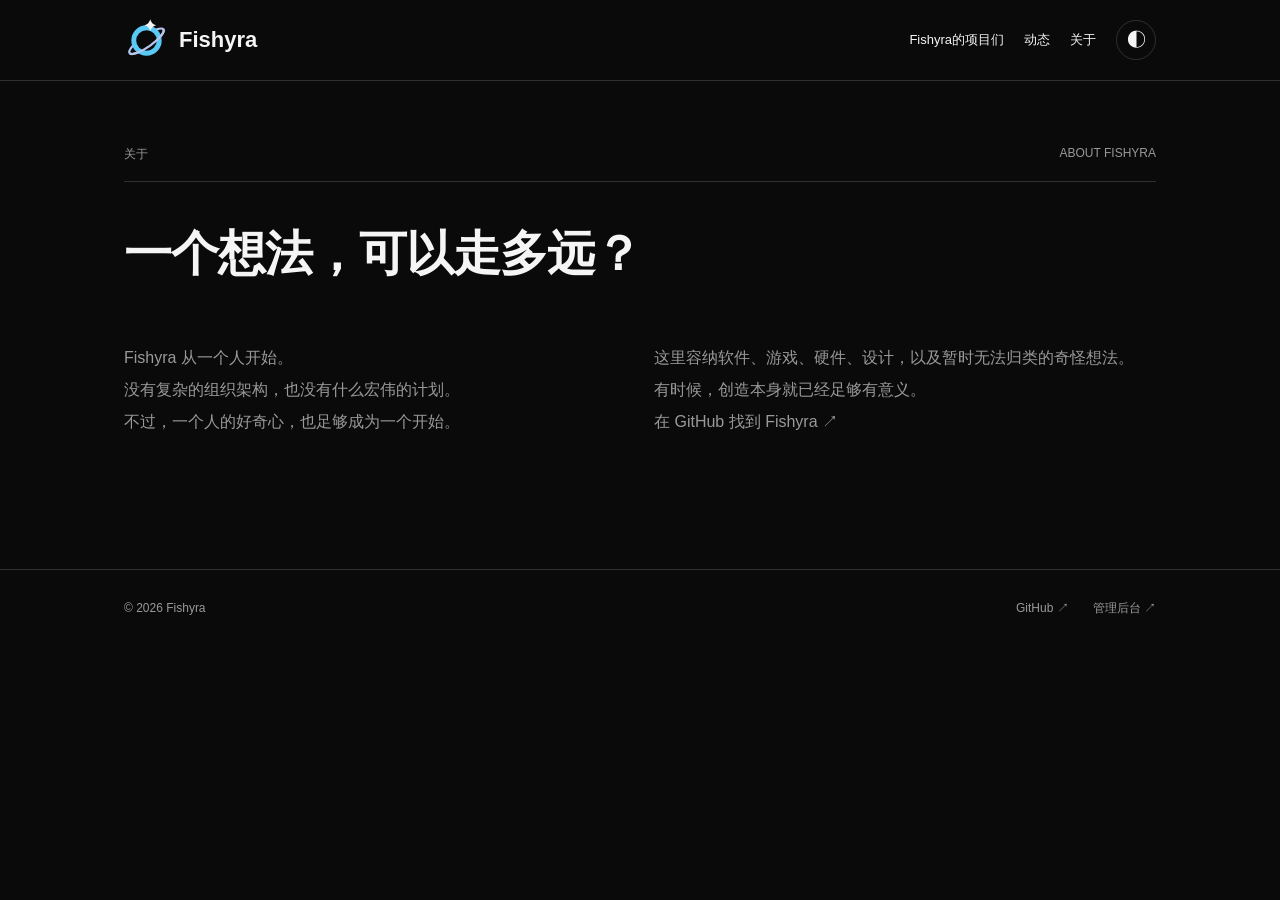
<file: about.html>
<!doctype html><html lang="zh-CN"><head><meta charset="UTF-8"><meta name="viewport" content="width=device-width,initial-scale=1"><meta name="description" content="Fishyra，一个属于好奇心与自由创作的小宇宙。"><link rel="stylesheet" href="style.css"><script>try{document.documentElement.dataset.theme=localStorage.getItem('fishyra-theme')||'dark'}catch(e){}</script><title>关于 — Fishyra</title><!-- 浏览器标签页图标 -->
<link rel="icon" href="/favicon.ico" sizes="any">
<link rel="icon" type="image/svg+xml" href="/favicon.svg"><link rel="canonical" href="https://fishyra.github.io/about.html">
</head><body data-page="about"><header><div class="wrap"><a class="brand" href="index.html" aria-label="Fishyra 首页"><svg viewBox="0 0 120 120" aria-hidden="true"><ellipse cx="60" cy="62" rx="55" ry="15" transform="rotate(-35 60 62)" fill="none" stroke="#b6c6ed" stroke-width="6"/><circle cx="60" cy="60" r="34" fill="var(--bg)" stroke="#59c9f5" stroke-width="13"/><path d="M 105 30 A 55 15 -35 0 1 15 94" fill="none" stroke="#b6c6ed" stroke-width="6"/><path d="M70 3 Q73 16 86 19 Q73 22 70 35 Q67 22 54 19 Q67 16 70 3Z" fill="var(--fg)"/></svg><span>Fishyra</span></a><nav aria-label="主导航"><a href="works.html">Fishyra的项目们</a><a href="news.html">动态</a><a href="about.html">关于</a><button id="theme" aria-label="切换黑白主题">◐</button></nav></div></header><main class="wrap"><section id="aboutContent"><div class="section-top"><span>关于</span><span>ABOUT FISHYRA</span></div><h2>一个想法，可以走多远？</h2><div class="grid"><p class="muted">Fishyra 从一个人开始。<br>没有复杂的组织架构，也没有什么宏伟的计划。<br>不过，一个人的好奇心，也足够成为一个开始。</p><p class="muted">这里容纳软件、游戏、硬件、设计，以及暂时无法归类的奇怪想法。<br>有时候，创造本身就已经足够有意义。<br><a href="https://github.com/Fishyra" target="_blank" rel="noopener noreferrer">在 GitHub 找到 Fishyra ↗</a></p></div></section></main><footer><div class="wrap footer-inner"><span>© 2026 Fishyra</span><div><a href="https://github.com/Fishyra" target="_blank" rel="noopener noreferrer">GitHub ↗</a><a href="admin.html">管理后台 ↗</a></div></div></footer><script src="theme.js?v=2"></script></body></html>
</file>
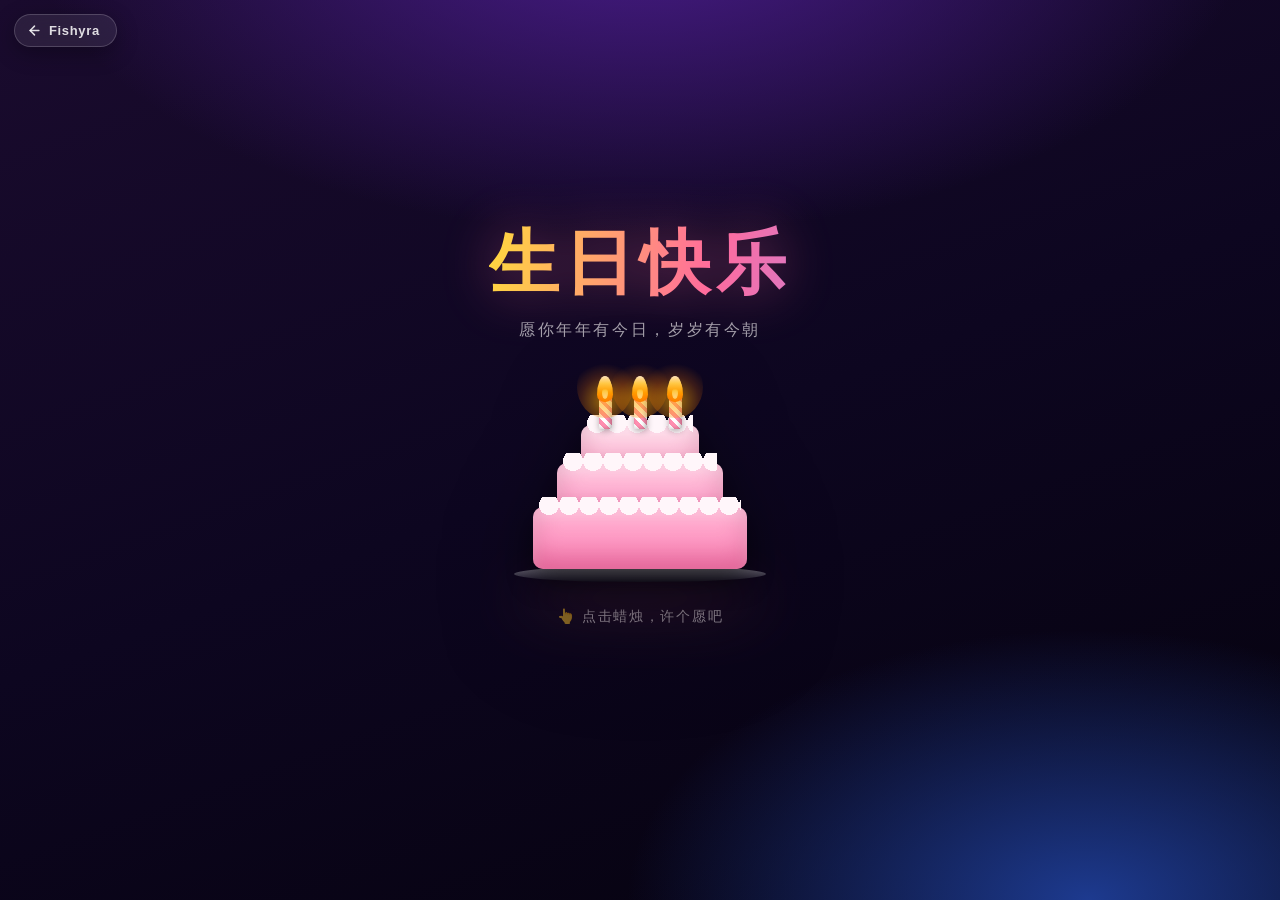
<file: birthdayYZT.html>
<!DOCTYPE html>
<html lang="zh-CN">
<head>
<meta charset="UTF-8">
<meta name="viewport" content="width=device-width, initial-scale=1.0, viewport-fit=cover">
<title>生日快乐 🎂</title>
<style>
  *{ margin:0; padding:0; box-sizing:border-box; }
  html,body{ height:100%; }

  body{
    font-family:"PingFang SC","Microsoft YaHei","Helvetica Neue",Arial,sans-serif;
    background:
      radial-gradient(ellipse 80% 60% at 50% -10%, #4b1d8f 0%, transparent 60%),
      radial-gradient(ellipse 60% 50% at 85% 100%, #1d3a8f 0%, transparent 60%),
      linear-gradient(160deg, #1a0b2e 0%, #0d0620 50%, #05020d 100%);
    background-attachment:fixed;
    color:#fff;
    min-height:100vh;
    min-height:100dvh;
    display:flex;
    align-items:center;
    justify-content:center;
    overflow-x:hidden;
    overflow-y:auto;
    -webkit-tap-highlight-color:transparent;
  }

  /* ===== 返回 Fishyra 按钮 ===== */
  .back-home{
    position:fixed;
    top:calc(14px + env(safe-area-inset-top, 0px));
    left:calc(14px + env(safe-area-inset-left, 0px));
    z-index:30;
    display:inline-flex;
    align-items:center;
    gap:7px;
    padding:8px 16px 8px 12px;
    border-radius:999px;
    font-size:13px;
    font-weight:600;
    letter-spacing:.05em;
    line-height:1;
    color:rgba(255,255,255,.85);
    text-decoration:none;
    background:rgba(255,255,255,.08);
    border:1px solid rgba(255,255,255,.18);
    backdrop-filter:blur(12px);
    -webkit-backdrop-filter:blur(12px);
    box-shadow:0 6px 22px rgba(0,0,0,.3);
    transition:color .3s ease, background .3s ease, border-color .3s ease,
               transform .3s cubic-bezier(.2,.8,.2,1), box-shadow .3s ease;
  }
  .back-home:hover{
    color:#fff;
    background:rgba(255,255,255,.17);
    border-color:rgba(255,217,61,.55);
    transform:translateY(-2px);
    box-shadow:0 10px 28px rgba(255,107,157,.35);
  }
  .back-home:active{
    transform:translateY(0) scale(.96);
  }
  .back-home .arrow{ transition:transform .3s cubic-bezier(.2,.8,.2,1); }
  .back-home:hover .arrow{ transform:translateX(-3px); }
  .back-home:focus-visible{
    outline:2px solid rgba(255,217,61,.85);
    outline-offset:3px;
  }

  /* ===== 背景层 ===== */
  .stars,.balloons{ position:fixed; inset:0; overflow:hidden; pointer-events:none; }
  .stars{ z-index:1; }
  .balloons{ z-index:2; }

  .star{
    position:absolute;
    background:#fff;
    border-radius:50%;
    opacity:0;
    box-shadow:0 0 6px rgba(255,255,255,.9);
    animation:twinkle var(--dur,3s) ease-in-out infinite;
    animation-delay:var(--delay,0s);
  }
  @keyframes twinkle{
    0%,100%{ opacity:.06; transform:scale(.7); }
    50%    { opacity:var(--max,.9); transform:scale(1.2); }
  }

  .balloon{
    position:absolute;
    bottom:-180px;
    border-radius:50% 50% 48% 48% / 46% 46% 54% 54%;
    animation:rise var(--dur,18s) linear infinite;
    will-change:transform;
  }
  .balloon::after{
    content:'';
    position:absolute;
    left:50%; top:100%;
    width:1px; height:60px;
    margin-left:-.5px;
    background:linear-gradient(to bottom, rgba(255,255,255,.5), transparent);
  }
  @keyframes rise{
    0%  { transform:translate3d(0,0,0) rotate(-5deg); }
    50% { transform:translate3d(var(--sway,30px), -58vh, 0) rotate(5deg); }
    100%{ transform:translate3d(0,-130vh,0) rotate(-5deg); }
  }

  /* ===== 主舞台 ===== */
  .stage{
    position:relative;
    z-index:3;
    display:flex;
    flex-direction:column;
    align-items:center;
    gap:clamp(6px, 1.8vh, 18px);
    padding:72px 16px 40px;
    text-align:center;
    margin:auto;
  }

  .title{
    font-size:clamp(2.2rem, 9vw, 4.4rem);
    font-weight:900;
    letter-spacing:.08em;
    line-height:1.12;
    background:linear-gradient(100deg,#ffd93d,#ff6b9d,#a78bfa,#6bcbff,#ffd93d);
    background-size:300% 100%;
    -webkit-background-clip:text;
    background-clip:text;
    -webkit-text-fill-color:transparent;
    animation:shine 5s linear infinite;
    filter:drop-shadow(0 0 26px rgba(255,107,157,.45));
  }
  @keyframes shine{ to{ background-position:300% 0; } }

  .subtitle{
    font-size:clamp(.8rem, 3.4vw, 1.02rem);
    color:rgba(255,255,255,.62);
    letter-spacing:.16em;
    transition:opacity .6s;
  }

  /* ===== 蛋糕 ===== */
  .cake-wrap{
    cursor:pointer;
    padding:26px 12px 8px;
    user-select:none;
    transform-origin:center center;
    transition:transform .3s ease;
    -webkit-tap-highlight-color:transparent;
  }
  .cake-wrap:hover{ transform:translateY(-3px); }
  .cake-wrap:active{ transform:scale(.985); }

  .cake{
    display:flex;
    flex-direction:column;
    align-items:center;
    position:relative;
    filter:drop-shadow(0 30px 40px rgba(0,0,0,.5));
  }

  .candles{
    display:flex;
    gap:22px;
    align-items:flex-end;
    position:relative;
    z-index:4;
    margin-bottom:-4px;
  }

  .candle{
    width:13px;
    height:46px;
    border-radius:4px 4px 2px 2px;
    background:repeating-linear-gradient(45deg,#fff 0 4px,#ff8fb1 4px 8px);
    box-shadow:inset -2px 0 4px rgba(0,0,0,.28), 0 2px 6px rgba(0,0,0,.3);
    position:relative;
  }

  .flame{
    position:absolute;
    left:50%;
    top:-7px;
    width:16px;
    height:26px;
    margin-left:-8px;
    background:linear-gradient(to top,#ff3d00 0%,#ff9500 35%,#ffe066 72%,#fffbe6 100%);
    border-radius:50% 50% 45% 45% / 72% 72% 28% 28%;
    transform-origin:50% 100%;
    animation:flicker .18s ease-in-out infinite alternate;
    transition:opacity .45s ease, transform .45s ease;
  }
  .flame::before{
    content:'';
    position:absolute;
    left:50%; bottom:3px;
    width:6px; height:12px;
    margin-left:-3px;
    background:radial-gradient(circle at 50% 80%,#fff,#ffe066 60%,transparent 78%);
    border-radius:50%;
  }
  .flame::after{
    content:'';
    position:absolute;
    inset:-20px -20px -16px -20px;
    background:radial-gradient(circle at 50% 72%,rgba(255,175,0,.6),rgba(255,120,0,.2) 45%,transparent 70%);
    border-radius:50%;
    animation:glowPulse .9s ease-in-out infinite alternate;
    pointer-events:none;
  }
  @keyframes flicker{
    0%  { transform:rotate(-4deg) scale(1,1); }
    50% { transform:rotate(2deg)  scale(1.06,.94); }
    100%{ transform:rotate(-1deg) scale(.94,1.06); }
  }
  @keyframes glowPulse{
    from{ opacity:.75; transform:scale(.92); }
    to  { opacity:1;   transform:scale(1.1); }
  }
  .flame.out{
    animation:none;
    opacity:0;
    transform:scale(.15) translateY(-6px);
  }

  .layer{
    position:relative;
    border-radius:10px;
    box-shadow:
      inset 0 -12px 26px rgba(150,20,70,.3),
      inset 0 8px 14px rgba(255,255,255,.35),
      0 14px 26px rgba(0,0,0,.4);
  }
  .layer::before{
    content:'';
    position:absolute;
    left:6px; right:6px; top:-10px;
    height:22px;
    background-image:radial-gradient(circle at 10px 8px,#fff6fa 10px,transparent 10px);
    background-size:20px 20px;
    background-repeat:repeat-x;
    pointer-events:none;
  }

  .layer.top{
    width:118px; height:50px;
    background:linear-gradient(180deg,#ffdcea,#ffb6d5);
  }
  .layer.mid{
    width:166px; height:56px;
    margin-top:-12px;
    background:linear-gradient(180deg,#ffc9e0,#ff9bc7);
  }
  .layer.bottom{
    width:214px; height:62px;
    margin-top:-12px;
    background:linear-gradient(180deg,#ffb4d4,#ff85b8);
  }

  .plate{
    width:252px;
    height:16px;
    margin-top:-3px;
    border-radius:50%;
    background:linear-gradient(180deg,rgba(255,255,255,.4),rgba(255,255,255,.06));
    box-shadow:0 24px 60px rgba(255,120,180,.3);
  }

  /* ===== 提示 & 许愿 ===== */
  .hint{
    font-size:clamp(.75rem,3.2vw,.88rem);
    color:rgba(255,255,255,.55);
    letter-spacing:.12em;
    animation:breathe 2.2s ease-in-out infinite;
    transition:opacity .6s ease;
  }
  @keyframes breathe{
    0%,100%{ opacity:.4; }
    50%    { opacity:1; }
  }

  .wish{
    min-height:2.8em;
    display:flex;
    flex-direction:column;
    gap:8px;
    font-size:clamp(.95rem,4vw,1.22rem);
    color:#ffe9a8;
    letter-spacing:.08em;
    line-height:1.6;
    opacity:0;
    transform:translateY(18px);
    transition:opacity 1s ease, transform 1s cubic-bezier(.2,.8,.2,1);
    text-shadow:0 0 22px rgba(255,217,61,.65);
  }
  .wish.show{ opacity:1; transform:translateY(0); }
  .wish span:last-child{
    font-size:.86em;
    color:rgba(255,255,255,.72);
    text-shadow:0 0 18px rgba(167,139,250,.7);
  }

  /* ===== 彩带画布 ===== */
  #fx{
    position:fixed;
    inset:0;
    pointer-events:none;
    z-index:10;
  }

  @media (max-height:700px){
    .cake-wrap{ transform:scale(.84); margin:-18px 0; }
    .stage{ gap:4px; padding-top:60px; }
  }
  @media (max-width:380px){
    .cake-wrap{ transform:scale(.88); margin:-14px 0; }
    .back-home{ font-size:12px; padding:7px 13px 7px 10px; }
  }
</style>
</head>
<body>

  <!-- 返回 Fishyra -->
  <a class="back-home" href="https://fishyra.github.io" aria-label="返回 Fishyra 首页">
    <svg class="arrow" width="15" height="15" viewBox="0 0 24 24" fill="none"
         stroke="currentColor" stroke-width="2.4" stroke-linecap="round" stroke-linejoin="round" aria-hidden="true">
      <path d="M19 12H5"/>
      <path d="M12 19l-7-7 7-7"/>
    </svg>
    <span>Fishyra</span>
  </a>

  <div class="stars" id="stars"></div>
  <div class="balloons" id="balloons"></div>
  <canvas id="fx"></canvas>

  <main class="stage">
    <h1 class="title">生日快乐</h1>
    <p class="subtitle" id="subtitle">愿你年年有今日，岁岁有今朝</p>

    <div class="cake-wrap" id="cake" role="button" tabindex="0" aria-label="点击蜡烛许愿">
      <div class="cake">
        <div class="candles" id="candles"></div>
        <div class="layer top"></div>
        <div class="layer mid"></div>
        <div class="layer bottom"></div>
        <div class="plate"></div>
      </div>
    </div>

    <p class="hint" id="hint">👆 点击蜡烛，许个愿吧</p>

    <div class="wish" id="wish">
      <span>愿所有的美好，都如期而至 ✨</span>
      <span>愿你所求皆如愿，所行皆坦途</span>
    </div>
  </main>

<script>
(function () {
  'use strict';

  /* ========== 1. 星空 ========== */
  (function buildStars() {
    const box = document.getElementById('stars');
    const frag = document.createDocumentFragment();
    for (let i = 0; i < 150; i++) {
      const s = document.createElement('div');
      s.className = 'star';
      const size = (Math.random() * 1.8 + 1).toFixed(1);
      s.style.left = (Math.random() * 100).toFixed(2) + '%';
      s.style.top = (Math.random() * 100).toFixed(2) + '%';
      s.style.width = size + 'px';
      s.style.height = size + 'px';
      s.style.setProperty('--dur', (1.6 + Math.random() * 3.4).toFixed(2) + 's');
      s.style.setProperty('--delay', (-Math.random() * 4).toFixed(2) + 's');
      s.style.setProperty('--max', (0.35 + Math.random() * 0.65).toFixed(2));
      frag.appendChild(s);
    }
    box.appendChild(frag);
  })();

  /* ========== 2. 气球 ========== */
  (function buildBalloons() {
    const box = document.getElementById('balloons');
    const PALETTE = ['#ff6b9d', '#ffd93d', '#6bcbff', '#a78bfa', '#4ade80', '#ff9f1c', '#ff5e7e'];
    for (let i = 0; i < 14; i++) {
      const b = document.createElement('div');
      b.className = 'balloon';
      const c = PALETTE[(Math.random() * PALETTE.length) | 0];
      const w = 26 + Math.random() * 34;
      b.style.width = w + 'px';
      b.style.height = (w * 1.22) + 'px';
      b.style.left = (Math.random() * 100) + '%';
      b.style.background =
        'radial-gradient(circle at 32% 26%, rgba(255,255,255,.85) 0%, rgba(255,255,255,.22) 13%, ' +
        c + ' 46%, ' + c + ' 100%)';
      b.style.opacity = (0.45 + Math.random() * 0.45).toFixed(2);
      b.style.setProperty('--dur', (14 + Math.random() * 14).toFixed(1) + 's');
      b.style.setProperty('--sway', (Math.random() * 80 - 40).toFixed(0) + 'px');
      b.style.animationDelay = (-Math.random() * 26).toFixed(1) + 's';
      box.appendChild(b);
    }
  })();

  /* ========== 3. 蜡烛 ========== */
  const candleBox = document.getElementById('candles');
  for (let i = 0; i < 3; i++) {
    const c = document.createElement('div');
    c.className = 'candle';
    const f = document.createElement('div');
    f.className = 'flame';
    c.appendChild(f);
    candleBox.appendChild(c);
  }

  /* ========== 4. 彩带粒子 ========== */
  const canvas = document.getElementById('fx');
  const ctx = canvas.getContext('2d');
  let W = 0, H = 0;
  const particles = [];
  const COLORS = ['#ff6b9d', '#ffd93d', '#6bcbff', '#a78bfa', '#4ade80',
                  '#ff9f1c', '#ff4757', '#ffffff', '#ff4fa3', '#5ce1e6'];

  function resize() {
    const dpr = Math.min(window.devicePixelRatio || 1, 2);
    W = window.innerWidth;
    H = window.innerHeight;
    canvas.width = Math.floor(W * dpr);
    canvas.height = Math.floor(H * dpr);
    canvas.style.width = W + 'px';
    canvas.style.height = H + 'px';
    ctx.setTransform(dpr, 0, 0, dpr, 0, 0);
  }
  resize();
  window.addEventListener('resize', resize);

  function burst(x, y, count, spread) {
    count = count || 120;
    spread = spread || 1;
    for (let i = 0; i < count; i++) {
      const angle = Math.random() * Math.PI * 2;
      const speed = (2 + Math.random() * 10) * spread;
      particles.push({
        x: x,
        y: y,
        vx: Math.cos(angle) * speed,
        vy: Math.sin(angle) * speed - 4.5,
        size: 5 + Math.random() * 8,
        color: COLORS[(Math.random() * COLORS.length) | 0],
        rot: Math.random() * Math.PI * 2,
        vr: (Math.random() - 0.5) * 0.34,
        life: 1,
        decay: 0.006 + Math.random() * 0.008,
        shape: Math.random() < 0.55 ? 'rect' : 'circle'
      });
    }
  }

  function loop() {
    ctx.clearRect(0, 0, W, H);
    for (let i = particles.length - 1; i >= 0; i--) {
      const p = particles[i];
      p.vy += 0.19;
      p.vx *= 0.992;
      p.vy *= 0.992;
      p.x += p.vx;
      p.y += p.vy;
      p.rot += p.vr;
      p.life -= p.decay;

      if (p.life <= 0 || p.y > H + 60 || p.x < -80 || p.x > W + 80) {
        particles.splice(i, 1);
        continue;
      }

      ctx.save();
      ctx.globalAlpha = Math.min(1, p.life * 1.6);
      ctx.translate(p.x, p.y);
      ctx.rotate(p.rot);
      ctx.fillStyle = p.color;
      if (p.shape === 'rect') {
        ctx.fillRect(-p.size / 2, -p.size / 2, p.size, p.size * 0.62);
      } else {
        ctx.beginPath();
        ctx.arc(0, 0, p.size / 2, 0, Math.PI * 2);
        ctx.fill();
      }
      ctx.restore();
    }
    requestAnimationFrame(loop);
  }
  loop();

  /* ========== 5. 吹蜡烛 ========== */
  const cakeWrap = document.getElementById('cake');
  const hint = document.getElementById('hint');
  const subtitle = document.getElementById('subtitle');
  const wish = document.getElementById('wish');
  let blown = false;

  function blowOut() {
    const flames = document.querySelectorAll('.flame');
    flames.forEach(function (f, i) {
      setTimeout(function () { f.classList.add('out'); }, i * 110);
    });
  }

  function celebrate() {
    const rect = cakeWrap.getBoundingClientRect();
    const cx = rect.left + rect.width / 2;
    const cy = rect.top + rect.height * 0.16;

    burst(cx, cy, 170, 1.2);
    setTimeout(function () { burst(W * 0.14, H * 0.34, 70, 1); }, 200);
    setTimeout(function () { burst(W * 0.86, H * 0.34, 70, 1); }, 330);
    setTimeout(function () { burst(W * 0.50, H * 0.20, 110, 1.35); }, 620);
    setTimeout(function () { burst(W * 0.28, H * 0.72, 60, 0.9); }, 950);
    setTimeout(function () { burst(W * 0.72, H * 0.72, 60, 0.9); }, 1120);
  }

  function trigger() {
    if (blown) return;
    blown = true;

    blowOut();

    setTimeout(function () {
      hint.style.opacity = '0';
      subtitle.textContent = '愿望已经打包，正在送往宇宙 🚀';
    }, 520);

    setTimeout(function () {
      wish.classList.add('show');
    }, 900);

    celebrate();

    setTimeout(function () { celebrate(); }, 2200);
  }

  cakeWrap.addEventListener('click', trigger);
  cakeWrap.addEventListener('keydown', function (e) {
    if (e.key === 'Enter' || e.key === ' ') {
      e.preventDefault();
      trigger();
    }
  });

})();
</script>
</body>
</html>
</file>
<file: style.css>
*{box-sizing:border-box}:root{--bg:#0a0a0a;--fg:#f5f5f5;--muted:#999;--surface:#171717;--line:#303030;color-scheme:dark}:root[data-theme=light]{--bg:#fafafa;--fg:#151515;--muted:#666;--surface:#eee;--line:#ddd;color-scheme:light}body{margin:0;background:var(--bg);color:var(--fg);font-family:-apple-system,BlinkMacSystemFont,"PingFang SC","Microsoft YaHei",sans-serif}a{color:inherit;text-decoration:none}button,input,textarea,select{font:inherit}button,a,input,textarea,select{outline-offset:5px}button{cursor:pointer}button,.button{border:1px solid var(--line);background:var(--surface);color:var(--fg);padding:11px 16px;border-radius:6px;display:inline-block}button:hover,.button:hover{border-color:var(--fg)}button:disabled{opacity:.5;cursor:wait}.primary{background:var(--fg);color:var(--bg)}.wrap{max-width:1160px;margin:auto;padding:0 5%}header{position:sticky;top:0;z-index:3;background:var(--bg);border-bottom:1px solid var(--line)}header .wrap{min-height:80px;display:flex;align-items:center;justify-content:space-between;gap:20px}.brand{display:flex;align-items:center;font-weight:750;font-size:22px;gap:10px}.brand svg{width:45px;height:45px}nav{display:flex;gap:20px;align-items:center;font-size:13px}.muted,small{color:var(--muted)}.hero{padding:110px 0 100px}.eyebrow{letter-spacing:2px;color:var(--muted);font-size:12px}h1{font-size:clamp(46px,7vw,90px);line-height:1.25;letter-spacing:-3px;font-weight:600;margin:30px 0}h1 span{color:var(--muted)}p{line-height:2}section{padding:65px 0;scroll-margin-top:90px}.section-top{display:flex;justify-content:space-between;border-bottom:1px solid var(--line);padding-bottom:18px;font-size:12px;color:var(--muted)}h2{font-size:clamp(30px,4vw,48px);font-weight:600;letter-spacing:-1px}.grid{display:grid;grid-template-columns:1fr 1fr;gap:28px}.card{border:1px solid var(--line);border-radius:8px;overflow:hidden;background:var(--surface)}.card img{width:100%;height:240px;object-fit:cover}.card .content{padding:25px}.card h3{font-size:24px;margin:0 0 12px}.card p{color:var(--muted);margin:0 0 18px}.tags{font-size:12px;letter-spacing:1px;color:var(--muted)}footer{border-top:1px solid var(--line);padding:30px 0;margin-top:50px;color:var(--muted);font-size:12px}.panel{border:1px solid var(--line);padding:30px;border-radius:8px;background:var(--surface)}.login{max-width:460px;margin:75px auto}.login h1{font-size:36px;letter-spacing:-1px}label{display:block;margin:18px 0 8px;font-size:14px}input,textarea,select{width:100%;padding:12px;border:1px solid var(--line);border-radius:5px;background:var(--bg);color:var(--fg)}textarea{resize:vertical;line-height:1.8}#message{white-space:pre-wrap;line-height:1.8;padding:15px 0;color:var(--muted)}.toolbar{display:flex;gap:12px;align-items:center;flex-wrap:wrap;margin:25px 0}.admin-layout{display:grid;grid-template-columns:290px 1fr;gap:28px}.item{display:block;text-align:left;width:100%;margin-bottom:10px;overflow-wrap:anywhere}.item small{display:block;margin-top:8px}.admin-title{font-size:32px;letter-spacing:-1px}.danger{color:#e99191}dialog{background:var(--bg);color:var(--fg);border:1px solid var(--line);border-radius:10px;width:min(800px,92vw);max-height:85vh;padding:30px}dialog::backdrop{background:#000b}.body-text{white-space:pre-wrap;overflow-wrap:anywhere;line-height:2}dialog img{width:100%;max-height:350px;object-fit:cover}[hidden]{display:none!important}@media(max-width:720px){nav{gap:10px;font-size:12px}.brand{font-size:18px}.brand svg{width:34px}.grid,.admin-layout{grid-template-columns:1fr}.hero{padding:75px 0}header .wrap{gap:8px}nav button{padding:8px}.panel{padding:20px}.admin-layout aside{max-height:280px;overflow:auto}h1{letter-spacing:-2px}}
/* Compact landing page */
.landing{min-height:100svh;display:flex;flex-direction:column}.landing header{position:relative}.landing-main{width:100%;flex:1;display:flex;align-items:center;position:relative;padding-top:50px;padding-bottom:90px}.landing-hero{padding:0;width:100%}.landing-hero h1{font-size:clamp(48px,7.5vw,100px);letter-spacing:-.055em;line-height:1.06;margin:0 0 28px;font-weight:600}.landing-hero p{font-size:15px;margin:0;letter-spacing:.02em}.landing-actions{display:flex;gap:14px;margin-top:35px}.landing-actions .button{padding:14px 20px;font-size:14px;display:flex;gap:28px;align-items:center}.landing-actions .quiet{background:transparent}.landing-note{position:absolute;bottom:28px;font-size:10px;letter-spacing:3px;color:var(--muted)}.landing footer{margin-top:0;padding:23px 0}.footer-inner{display:flex;justify-content:space-between;gap:20px;align-items:center}.footer-inner>div{display:flex;gap:24px}#theme{width:40px;height:40px;padding:0;display:grid;place-items:center;border-radius:50%;background:transparent;font-size:19px}
::view-transition-image-pair(root){isolation:auto}::view-transition-old(root),::view-transition-new(root){animation:none;mix-blend-mode:normal;display:block}::view-transition-old(root){z-index:1}::view-transition-new(root){z-index:2}
@media(max-width:720px){.landing-main{padding-top:60px;padding-bottom:95px}.landing-hero h1{font-size:clamp(43px,10vw,70px)}.landing-hero p{max-width:260px;font-size:14px}.landing-actions{gap:10px}.landing-actions .button{padding:13px 15px;gap:18px}.footer-inner{font-size:11px}.footer-inner>div{gap:15px}header .wrap{min-height:72px}}@media(prefers-reduced-motion:reduce){*,*::before,*::after{scroll-behavior:auto!important;animation:none!important;transition:none!important}}

@media(max-width:600px){header .wrap{flex-wrap:wrap;padding-top:12px;padding-bottom:12px;gap:10px}header nav{width:100%;justify-content:flex-end;gap:18px}header nav a{white-space:nowrap}}

.card-actions{display:flex;gap:12px;flex-wrap:wrap;margin-top:20px}.card-actions .button{font-size:14px}

/* One card for each homepage section */
.landing-main{display:block;padding-top:0;padding-bottom:65px}.landing-hero{padding:85px 0 72px}.landing-hero h1{font-size:clamp(48px,6.8vw,88px);margin-bottom:24px}.portal-section{padding:35px 0 0;border-top:1px solid var(--line)}.portal-heading{display:flex;align-items:center;justify-content:space-between;gap:20px;margin-bottom:28px}.portal-heading>span{font-family:ui-monospace,monospace;font-size:11px;letter-spacing:2px;color:var(--muted)}.portal-heading h2{font-size:28px;letter-spacing:-1px;margin:0}.portal-grid{display:grid;grid-template-columns:repeat(3,minmax(0,1fr));border:1px solid var(--line)}.portal-card{display:flex;flex-direction:column;min-width:0;padding:28px 25px 26px;transition:background .2s}.portal-card+.portal-card{border-left:1px solid var(--line)}.portal-card:nth-child(2){background:var(--surface)}.portal-card:hover{background:var(--surface)}.portal-index{color:var(--muted);font-size:11px;letter-spacing:2px;font-family:ui-monospace,monospace}.portal-art{height:155px;margin:20px 0 15px;display:grid;place-items:center}.portal-art svg{width:100%;height:100%;fill:none;stroke:var(--fg);stroke-width:1.25;stroke-linecap:round;stroke-linejoin:round;transition:transform .25s}.portal-card:hover svg{transform:translateY(-5px)}.portal-title{display:flex;align-items:center;justify-content:space-between;gap:12px}.portal-title h3{font-size:23px;letter-spacing:-.6px;line-height:1.4;margin:0;font-weight:600}.portal-title>span{font-size:26px}.portal-card p{font-size:14px;color:var(--muted);line-height:1.9;margin:20px 0 28px}.portal-bottom{margin-top:auto;padding-top:18px;border-top:1px solid var(--line);font-size:10px;letter-spacing:1px;color:var(--muted)}
@media(max-width:850px) and (min-width:601px){.portal-card{padding:22px 17px}.portal-title h3{font-size:18px}.portal-art{height:130px}.portal-card p{font-size:13px}.portal-card p br{display:none}}
@media(max-width:600px){.landing-hero{padding:60px 0 50px}.landing-main{padding-bottom:40px}.portal-grid{grid-template-columns:1fr}.portal-card{padding:25px}.portal-card+.portal-card{border-left:0;border-top:1px solid var(--line)}.portal-art{height:125px;max-width:280px;width:100%;align-self:center;margin:15px 0}.portal-heading h2{font-size:24px}.portal-heading>span{font-size:9px}.portal-card p{margin:15px 0 20px}}
/* 项目与动态列表：紧凑卡片 */
#listing {
  grid-template-columns: repeat(3, minmax(0, 1fr));
  gap: 18px;
}

#listing .card img {
  height: 160px;
}

#listing .card .content {
  padding: 18px;
}

#listing .card h3 {
  margin-bottom: 10px;
  font-size: 20px;
  line-height: 1.4;
  overflow-wrap: anywhere;
}

/* 简介最多显示三行 */
#listing .card .content > p:not(.tags) {
  display: -webkit-box;
  -webkit-box-orient: vertical;
  -webkit-line-clamp: 3;
  overflow: hidden;

  margin-bottom: 12px;
  font-size: 13px;
  line-height: 1.7;
}

#listing .tags {
  font-size: 10px;
  line-height: 1.6;
}

#listing .card-actions {
  gap: 8px;
  margin-top: 16px;
}

#listing .card-actions .button {
  padding: 9px 12px;
  font-size: 12px;
}

/* 平板：两列 */
@media (max-width: 900px) {
  #listing {
    grid-template-columns: repeat(2, minmax(0, 1fr));
  }
}

/* 手机：一列 */
@media (max-width: 560px) {
  #listing {
    grid-template-columns: 1fr;
    gap: 16px;
  }
}
/* 首页导航栏固定在顶部 */
.landing header {
  position: sticky;
  top: 0;
  z-index: 100;
  background: var(--bg);
}
</file>
<file: ochrecl/style.css>
:root{--paper:#f7f4ec;--ink:#233b37;--muted:#60706a;--line:#d9dfd5;--teal:#175d52;--lime:#dce9ba;--radius:24px;font-family:Inter,"PingFang SC","Microsoft YaHei",system-ui,sans-serif;color:var(--ink);background:var(--paper);font-synthesis:none;scroll-behavior:smooth;scroll-padding-top:100px}
*{box-sizing:border-box}
body{margin:0}
a{color:inherit;text-decoration:none}
button{font:inherit;cursor:pointer}
a,button{-webkit-tap-highlight-color:transparent}
a:focus-visible,button:focus-visible,summary:focus-visible{outline:3px solid #318a7b;outline-offset:5px}
img{display:block;max-width:100%;height:auto}
p{line-height:1.8}
h1,h2,h3,p{margin-top:0}
h1,h2{letter-spacing:-.055em}
h2{font-size:clamp(30px,3.6vw,50px);line-height:1.35;font-weight:600}
h3{font-size:22px;letter-spacing:-.025em}
.wrap{width:min(1200px,calc(100% - 80px));margin-inline:auto}
.skip{position:fixed;top:-100px;background:var(--ink);color:white;z-index:10;padding:12px}
.skip:focus{top:5px}
.header{position:sticky;top:0;z-index:5;background:#f7f4eced;backdrop-filter:blur(16px);border-bottom:1px solid var(--line)}
.nav{display:flex;align-items:center;justify-content:space-between;min-height:88px;gap:24px}
.brand{display:flex;align-items:center;gap:9px;font-size:23px;font-weight:750;letter-spacing:-.04em}
.brand small{display:block;font-size:8px;letter-spacing:.22em;font-weight:500;margin-top:1px}
.nav-links{display:flex;gap:30px;align-items:center;font-size:14px}
.nav-links>a:not(.nav-download):hover,.text-link:hover{color:#3b8b6e}
.nav-download{background:var(--ink);color:white;border-radius:999px;padding:11px 22px;display:flex;gap:30px}
.hero{display:grid;grid-template-columns:1.15fr 1fr;gap:60px;padding-block:80px 92px;align-items:center}
.release{display:inline-flex;align-items:center;gap:9px;border:1px solid var(--line);border-radius:99px;font-size:12px;padding:8px 13px;margin-bottom:40px}
.release>span:last-child{margin-left:18px;color:var(--muted)}
.dot{display:inline-block;width:6px;height:6px;background:#498d72;border-radius:50%}
.eyebrow{font-size:10px;font-weight:600;letter-spacing:.16em;line-height:1.6;margin-bottom:20px}
h1{font-size:clamp(45px,5.8vw,80px);line-height:1.22;font-weight:650;margin-bottom:25px}
.serif{font-family:"Songti SC","Noto Serif SC",STSong,serif;font-weight:500;color:var(--teal)}
.intro{font-size:16px;color:var(--muted);margin-bottom:30px}
.actions{display:flex;gap:26px;align-items:center;flex-wrap:wrap}
.button{display:inline-flex;align-items:center;justify-content:space-between;gap:40px;min-height:50px;padding:14px 23px;border-radius:9px;font-size:14px;font-weight:550;transition:background .2s,transform .2s}
.button:hover{transform:translateY(-2px)}
.primary{background:var(--teal);color:#fff}
.primary:hover{background:#287463}
.text-link{font-size:14px;display:inline-flex;gap:16px;align-items:center}
.hero-note{font-size:11px;color:var(--muted);margin:22px 0 0}
.hero-art{aspect-ratio:.94;position:relative;display:flex;align-items:center;justify-content:center;border:1px solid #cdd7ca;border-radius:140px 140px 22px 22px;background:#e9eede;overflow:hidden}
.hero-icon{width:58%;filter:drop-shadow(0 20px 25px #294f3e30);position:relative;z-index:1;animation:float 7s ease-in-out infinite}
.orbit{position:absolute;border:1px solid #bbcdb7;border-radius:50%;width:86%;height:45%;transform:rotate(-24deg)}
.orbit-two{transform:rotate(57deg);height:38%}
.coordinate{position:absolute;top:50px;left:0;right:0;text-align:center;font-size:8px;letter-spacing:.13em;color:#58715e}
.art-label{position:absolute;bottom:90px;font-size:8px;letter-spacing:.14em;display:flex;gap:8px;align-items:center}
.art-version{position:absolute;bottom:24px;left:25px;font-size:22px;font-weight:300;right:25px;display:flex;align-items:center;justify-content:space-between}
.art-version small{font-size:7px;letter-spacing:.08em}
.art-cross{position:absolute;font-size:23px;font-weight:200;color:#69836b}
.cross-one{top:120px;left:36px}
.cross-two{bottom:150px;right:30px}
.section-top{display:flex;justify-content:space-between;gap:20px;align-items:center;margin-bottom:24px;font-size:12px;color:var(--muted)}
.section-top p{margin-bottom:0}
.window-shot{border:1px solid #d9d9cd;padding:12px;background:#ecebdd;border-radius:20px;box-shadow:0 20px 60px #384d3a0c}
.shot-top{display:flex;justify-content:space-between;align-items:center;padding:3px 8px 13px;font-size:9px;color:var(--muted)}
.shot-top i{width:6px;height:6px;background:#bcc6b6;display:inline-block;border-radius:99px;margin-right:5px}
.window-shot img{border-radius:12px;width:100%}
.shot-caption{display:flex;align-items:center;justify-content:space-between;padding:38px 0 0;gap:30px}
.shot-caption h2{font-size:33px;margin:0}
.shot-caption p{color:var(--muted);font-size:14px;margin:0}
.shot-caption small{font-size:11px}
.features{padding-block:110px 90px}
.feature-split{display:grid;grid-template-columns:1fr 1fr;gap:26px}
.feature-story{padding:38px 38px 0;border:1px solid var(--line);border-radius:var(--radius);overflow:hidden;display:flex;flex-direction:column;align-items:flex-start}
.index{font-size:12px;color:var(--muted);margin-bottom:30px}
.feature-story h2{font-size:38px;margin-bottom:20px}
.feature-story p{font-size:14px;color:var(--muted);max-width:370px}
.pills{display:flex;gap:7px;flex-wrap:wrap;margin:8px 0 24px}
.pills span{font-size:11px;border:1px solid #acbead6b;border-radius:99px;padding:6px 10px;color:#4e6558}
.feature-story>.text-link{margin-bottom:35px}
.mini-game{display:flex;gap:13px;align-items:center;width:100%;padding:22px;background:#e5eadc;border-radius:16px 16px 0 0;margin-top:auto}
.game-cube{font-size:36px;color:var(--teal)}
.mini-game b{font-size:15px}
.mini-game small{display:block;font-size:10px;margin-top:5px;color:var(--muted)}
.mini-play{border-radius:50%;background:#c8dca9;width:38px;height:38px;display:grid;place-items:center;margin-left:auto;font-size:12px}
.server-story{background:#e8ece0}
.server-visual{margin-top:auto;border-radius:16px 16px 0 0;border:1px solid #c9d5bf;border-bottom:0;padding:22px;width:100%;background:#f5f6ed}
.server-visual>span,.server-visual small{font-size:9px;letter-spacing:.08em;color:var(--muted)}
.server-lines{display:flex;gap:10px;margin-block:16px}
.server-lines i{display:block;height:20px;width:100%;border:1.5px solid #75927b;border-radius:4px;position:relative}
.server-lines i:before{content:'';position:absolute;width:4px;height:4px;left:8px;top:6px;border-radius:50%;background:#598d67}
.server-lines i:after{content:'';position:absolute;height:2px;width:30%;right:8px;top:7px;background:#a5b59b}
.personal-section{background:#e6ecde;padding-block:76px}
.personal-grid{display:grid;grid-template-columns:1fr 1fr;gap:80px;align-items:center}
.personal-grid p:not(.eyebrow){font-size:14px;color:var(--muted)}
.glass-demo{height:360px;border-radius:90px 20px 20px 20px;position:relative;overflow:hidden;background:radial-gradient(ellipse at 18% 90%,#284e35 0,transparent 65%),linear-gradient(35deg,#9bbf87,#d6e6bf 55%,#4b8c70);transition:background .4s}
.glass-demo[data-tone=dusk]{background:radial-gradient(ellipse at 10% 100%,#c06953,transparent 65%),linear-gradient(30deg,#cab289,#efc9a3 55%,#926870)}
.glass-demo[data-tone=night]{background:radial-gradient(ellipse at 80% 20%,#59678b,transparent 65%),linear-gradient(30deg,#1e334a,#4c5876 55%,#373556);color:#fff}
.demo-tag{position:absolute;top:18px;right:20px;font-size:9px;opacity:.75}
.glass-pane{position:absolute;inset:52px 40px 24px 52px;border:1px solid #ffffff65;border-radius:22px;padding:25px;background:#ffffff24;box-shadow:0 20px 40px #243f3020;backdrop-filter:blur(18px);display:flex;flex-direction:column;align-items:flex-start}
.glass-logo{font-size:26px;margin-bottom:12px}
.glass-pane b{font-size:23px;font-weight:500;line-height:1.6}
.glass-pane>span:last-of-type{font-size:11px;opacity:.85;margin-top:8px}
.swatches{display:flex;gap:10px;margin-top:auto;padding-top:18px}
.swatch{border:2px solid transparent;border-radius:50%;width:22px;height:22px;padding:0;box-shadow:0 0 0 1px #ffffff50}
.swatch[aria-pressed=true]{outline:2px solid currentColor;outline-offset:3px}
.forest{background:#73a77c}
.dusk{background:#dca083}
.night{background:#525c89}
.release-section{padding-block:100px}
.release-heading{display:flex;justify-content:space-between;align-items:end;gap:30px}
.release-heading p{color:var(--muted);font-size:14px;margin-bottom:28px}
.detail-grid{display:grid;grid-template-columns:repeat(3,1fr);gap:32px;border-top:1px solid var(--line);margin:10px 0 30px;padding-top:30px}
.detail-icon{display:grid;place-items:center;background:#e9eddf;border-radius:10px;width:40px;height:40px;font-size:24px;margin-bottom:18px;color:var(--teal)}
.detail-grid h3{font-size:18px}
.detail-grid p{font-size:13px;color:var(--muted);margin-bottom:0}
.download-section{background:#e8eddf;padding:80px 0}
.download-heading{display:flex;justify-content:space-between;align-items:center;gap:20px}
.download-heading h2{margin-bottom:15px}
.version-tag{border:1px solid #bdcdb4;border-radius:99px;padding:9px 14px;font-size:11px;white-space:nowrap}
.download-intro{color:var(--muted);font-size:13px;margin-bottom:35px}
.download-grid{display:grid;grid-template-columns:repeat(2,minmax(0,1fr));gap:18px}
.download-card{padding:27px;background:var(--paper);border-radius:18px;border:1px solid #d3ddc9;display:flex;flex-direction:column;min-width:0}
.platform-top{display:flex;justify-content:space-between;align-items:center;gap:8px;margin-bottom:28px}
.platform-top svg{width:27px;height:27px;stroke:var(--teal);fill:none;stroke-width:1.4;stroke-linejoin:round;stroke-linecap:round}
.platform-top span{font-size:8px;letter-spacing:.1em;color:var(--muted)}
.download-card h3{font-size:30px;font-weight:550;margin-bottom:12px}
.download-card>p{color:var(--muted);font-size:12px;margin-bottom:24px}
.download-link{width:100%;gap:8px;font-size:13px;white-space:nowrap}
.code-line{display:flex;justify-content:space-between;align-items:center;gap:10px;padding:15px 0;font-size:10px;border-bottom:1px solid var(--line);margin-bottom:14px;flex-wrap:wrap}
.code-line code{font-size:13px;letter-spacing:1px;margin-left:8px}
.copy-code{border:0;background:#e7eddd;color:var(--teal);padding:5px 9px;border-radius:5px;font-size:10px}
.download-card>small{font-size:10px;line-height:1.8;color:var(--muted)}
.download-note{display:flex;gap:10px;margin-top:24px;font-size:11px;color:var(--muted)}
.download-note p{margin:0}
.download-note a{text-decoration:underline;text-underline-offset:3px}
.about{padding-block:80px;display:grid;grid-template-columns:1fr 2fr;gap:70px}
.about h2{font-size:29px}
.about p:not(.eyebrow){font-size:13px;color:var(--muted);max-width:600px}
.about .text-link{font-size:12px}
.footer{border-top:1px solid var(--line);padding-block:28px;display:flex;justify-content:space-between;gap:30px;align-items:center}
.footer .brand{font-size:21px}
.footer p{color:var(--muted);font-size:10px;margin:0}
.footer>a:last-child{font-size:11px}
.toast{position:fixed;bottom:25px;left:50%;transform:translate(-50%,15px);opacity:0;pointer-events:none;background:var(--ink);color:white;border-radius:10px;padding:12px 22px;font-size:13px;z-index:10;transition:opacity .2s,transform .2s}
.toast.visible{opacity:1;transform:translate(-50%,0)}
.docs-main{max-width:850px;padding-block:65px 80px}
.docs-main h1{font-size:46px}
.docs-main h2{font-size:25px;margin-top:40px}
.docs-main p,.docs-main li{font-size:14px;line-height:1.9;color:var(--muted)}
.docs-main a:not(.button){text-decoration:underline;text-underline-offset:4px}
.docs-main code{background:#e7edde;padding:2px 5px;border-radius:4px;overflow-wrap:anywhere}
.docs-main details{padding:16px 0;border-bottom:1px solid var(--line)}
.docs-main summary{cursor:pointer;font-size:15px}
.docs-main details p{margin-bottom:0}
.docs-main .feature-story{min-width:0}
.docs-main .feature-story pre{width:100%;white-space:pre-wrap;overflow-wrap:anywhere}
.docs-main ul,.docs-main ol{padding-left:22px}
@keyframes float{50%{transform:translateY(-12px) rotate(3deg)}
}
@media(min-width:1600px){.hero{gap:100px;padding-block:100px}
}
@media(max-width:1000px){.wrap{width:calc(100% - 48px)}
.hero{gap:30px}
.download-card{padding:20px}
.personal-grid{gap:35px}
.feature-story{padding:28px 28px 0}
.download-link{font-size:12px;padding-inline:15px}
.nav-links{gap:20px}
}
@media(max-width:760px){.wrap{width:calc(100% - 36px)}
.nav{min-height:72px;gap:10px}
.brand{font-size:20px}
.nav-links{gap:16px;font-size:12px}
.nav-links>a:nth-child(2),.nav-links>a:nth-child(3){display:none}
.nav-links>a.nav-source{display:none}
.nav-download{padding:10px 14px;gap:12px}
.hero{grid-template-columns:1fr;padding-block:40px 55px;gap:40px}
.hero-art{max-width:460px;width:100%;justify-self:center;aspect-ratio:1.2;border-top-left-radius:100px;border-top-right-radius:100px}
.hero-icon{width:45%}
.coordinate{top:32px}
.art-label{bottom:70px}
.hero h1{font-size:58px}
.release{margin-bottom:30px}
.intro{font-size:14px}
.hero-note{font-size:10px}
.section-top{align-items:flex-start;font-size:10px}
.section-top>.eyebrow{max-width:210px}
.section-top>p:last-child:not(.eyebrow),.section-top>span{max-width:125px;text-align:right}
.shot-top{font-size:7px;padding-inline:0}
.window-shot{padding:7px;border-radius:13px}
.window-shot img{border-radius:8px}
.shot-caption{display:block;padding-top:25px}
.shot-caption h2{font-size:29px;margin-bottom:18px}
.shot-caption p{font-size:12px}
.features{padding-block:65px}
.feature-split,.personal-grid,.download-grid{grid-template-columns:1fr}
.feature-story{padding:27px 25px 0}
.feature-story h2{font-size:33px}
.index{margin-bottom:22px}
.personal-section{padding-block:50px}
.personal-grid{gap:25px}
.glass-demo{height:330px}
.release-section{padding-block:65px}
.release-heading{display:block}
.release-heading p{font-size:13px}
.detail-grid{grid-template-columns:1fr;gap:24px}
.detail-grid article{position:relative;padding-left:60px}
.detail-icon{position:absolute;left:0;top:0}
.detail-grid h3{margin-bottom:10px}
.download-section{padding-block:55px}
.download-heading{display:block}
.download-heading h2{font-size:34px}
.version-tag{display:inline-block;margin:6px 0 18px}
.download-card{padding:27px}
.platform-top{margin-bottom:20px}
.download-link{font-size:14px}
.download-card>small{font-size:11px}
.code-line{font-size:12px}
.about{grid-template-columns:1fr;gap:8px;padding-block:55px}
.about h2{font-size:27px}
.footer{flex-wrap:wrap;gap:20px}
.footer p{order:3;flex-basis:100%}
.footer>a:last-child{margin-left:auto}
.docs-main h1{font-size:36px}
}
@media(prefers-reduced-motion:reduce){html,:root{scroll-behavior:auto}
*,*:before,*:after{animation:none!important;transition:none!important}
}


.direct-note{font-size:.8rem;color:var(--muted,#646d62);margin:14px 0}

.docs-main pre{padding:18px;border-radius:14px;background:#e8eddf;overflow-x:auto;line-height:1.7}.docs-main pre code{font-size:13px;background:transparent}
</file>
<file: ochrecl/docs/script/script.css>
*{box-sizing:border-box}html{scroll-behavior:smooth;scroll-padding-top:90px}body{margin:0;background:#f7f4ec;color:#213e38;font:16px/1.8 system-ui,-apple-system,sans-serif}a{color:#17675c;text-underline-offset:4px}header{position:sticky;top:0;z-index:2;background:#f7f4ecf5;border-bottom:1px solid #d9dfd0;padding:18px max(24px,calc((100vw - 1400px)/2));display:flex;align-items:center;justify-content:space-between;gap:20px}header nav{display:flex;gap:20px;flex-wrap:wrap}.brand{font-size:24px;font-weight:750;text-decoration:none;color:inherit}.layout{max-width:1400px;margin:auto;display:grid;grid-template-columns:230px minmax(0,1fr);gap:60px;padding:40px 24px}aside{position:sticky;top:105px;align-self:start}aside nav{display:grid;gap:8px}aside a{text-decoration:none;padding:5px 0}aside h2{font-size:20px}aside p,.eyebrow{letter-spacing:.15em;font-size:12px;color:#55736a}main{min-width:0;max-width:940px}h1{font-size:clamp(38px,6vw,68px);line-height:1.2;letter-spacing:-.04em;margin:18px 0 28px}h2{font-size:28px;margin:0 0 20px}h3{font-size:23px;margin:0 0 16px}.lead{font-size:19px;color:#536b61}section{padding-bottom:44px;margin-bottom:32px;border-bottom:1px solid #d9dfd0}code{font: .9em/1.7 ui-monospace,Menlo,Consolas,monospace;overflow-wrap:anywhere}pre{white-space:pre-wrap;overflow-wrap:anywhere;background:#eaeadd;border-radius:14px;padding:20px;color:#243d35}table{width:100%;border-collapse:collapse;font-size:15px}th,td{padding:14px 12px;border-bottom:1px solid #d4dccb;text-align:left;vertical-align:top;overflow-wrap:anywhere}td:first-child{width:43%}.command{background:#fffdf7;border:1px solid #d6dece;border-radius:20px;padding:28px;margin:22px 0;scroll-margin-top:100px}.signature{padding:12px 16px;background:#eff1e7;border-radius:10px}.permission,.anchor{font-size:13px;color:#587268}input{width:100%;padding:15px 18px;border:1px solid #b6c9b8;border-radius:12px;background:#fffdf7;color:inherit;font:inherit}a:focus-visible,input:focus-visible{outline:3px solid #3e8c7d;outline-offset:4px}[hidden]{display:none!important}footer{padding:30px 0;color:#64776f}.skip{position:absolute;left:12px;top:-100px}.skip:focus{top:12px;z-index:5;background:white;padding:12px}@media(max-width:850px){.layout{grid-template-columns:1fr;gap:20px;padding:24px 16px}aside{position:static}aside nav{display:flex;flex-wrap:wrap;gap:12px}aside h2,aside>p{display:none}header{padding:14px 16px}.command{padding:20px}h2{font-size:24px}}@media(prefers-reduced-motion:reduce){html{scroll-behavior:auto}}
.command h3{margin-bottom:8px}
.command h4{margin:18px 0 8px;font-size:16px}
.command-guide{display:grid;grid-template-columns:4.5em minmax(0,1fr);gap:6px 12px;margin:16px 0}
.command-guide dt{font-weight:650}
.command-guide dd{margin:0;min-width:0;overflow-wrap:anywhere}
.command pre{margin:8px 0}
.command details{margin-top:14px}
.command summary{cursor:pointer;color:#17675c}
.copy-example{padding:6px 12px;background:#eff1e7;border:1px solid #b6c9b8;border-radius:8px;color:inherit;font:inherit;cursor:pointer}
.copy-example:focus-visible,summary:focus-visible{outline:3px solid #3e8c7d;outline-offset:3px}
.copy-status{margin-inline-start:10px;font-size:14px}
@media(max-width:460px){.command-guide{grid-template-columns:1fr;gap:3px}.command-guide dd{margin-bottom:7px}}
</file>
